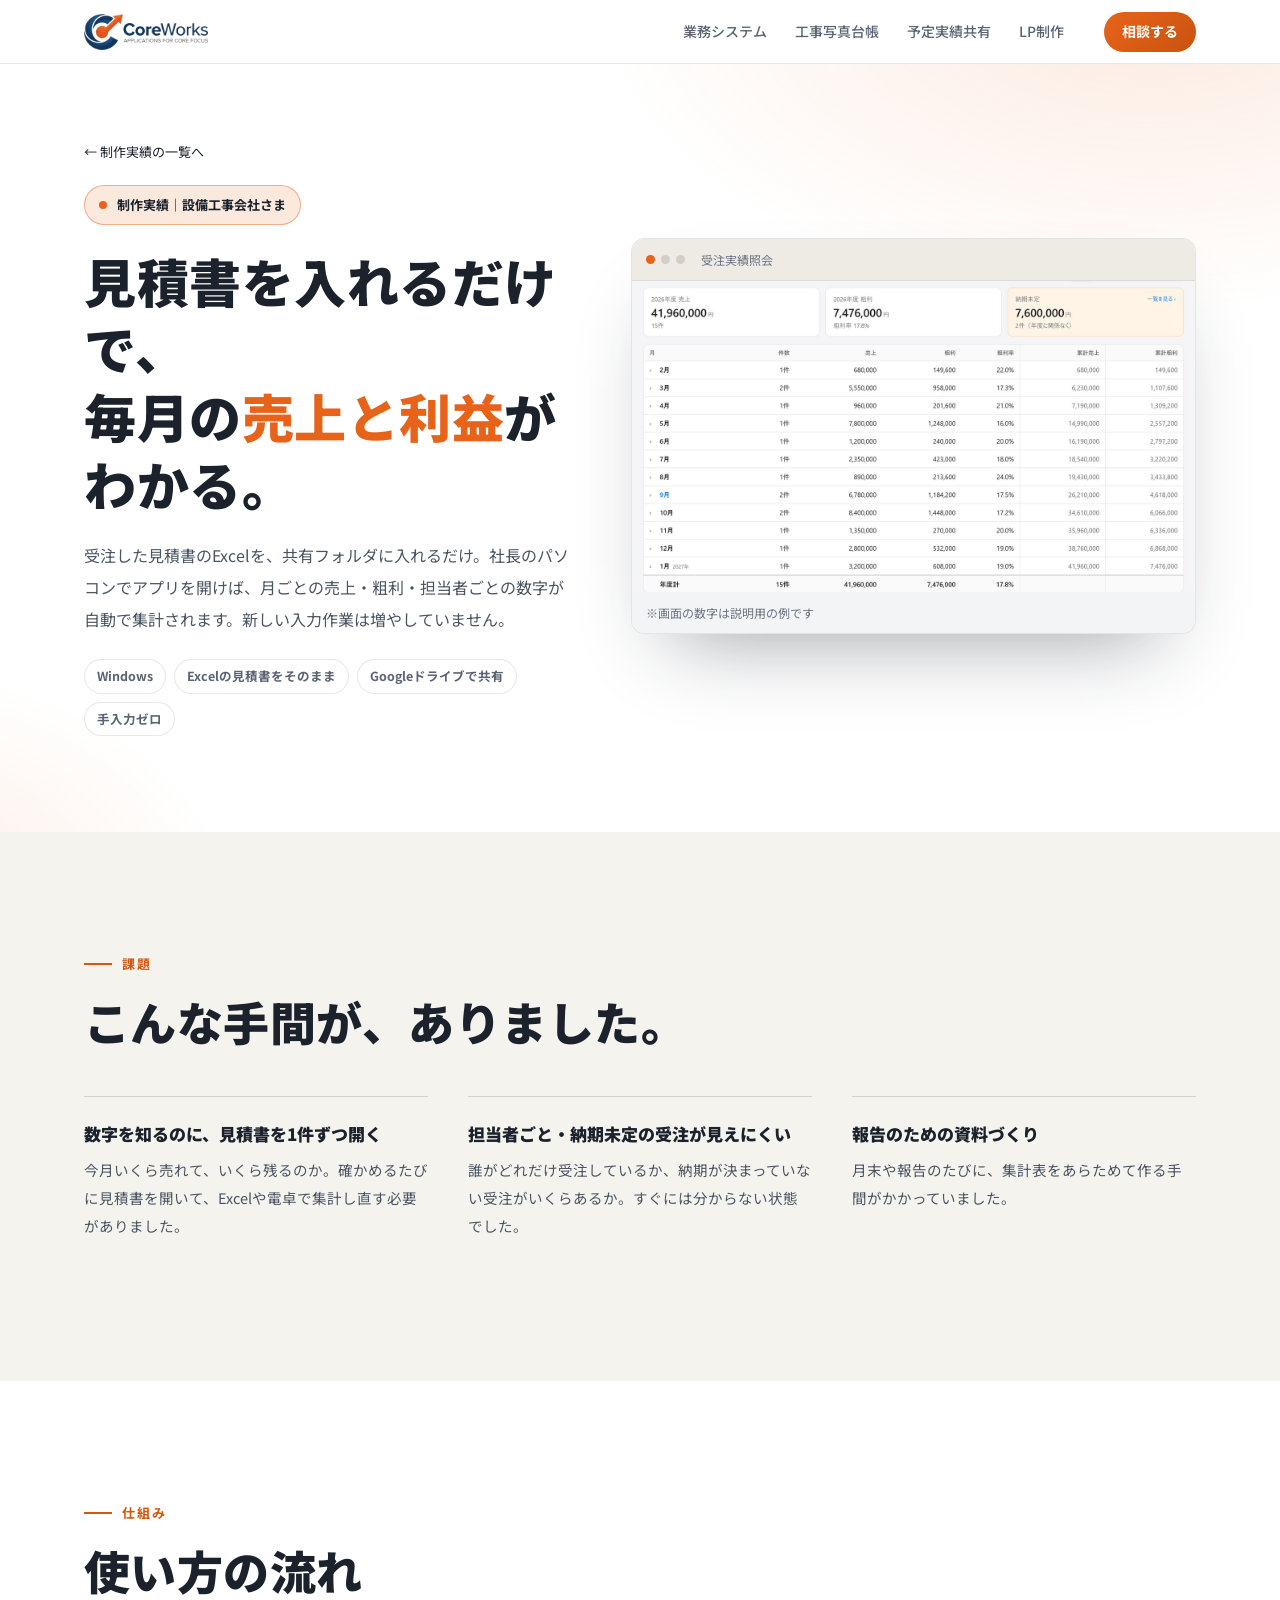
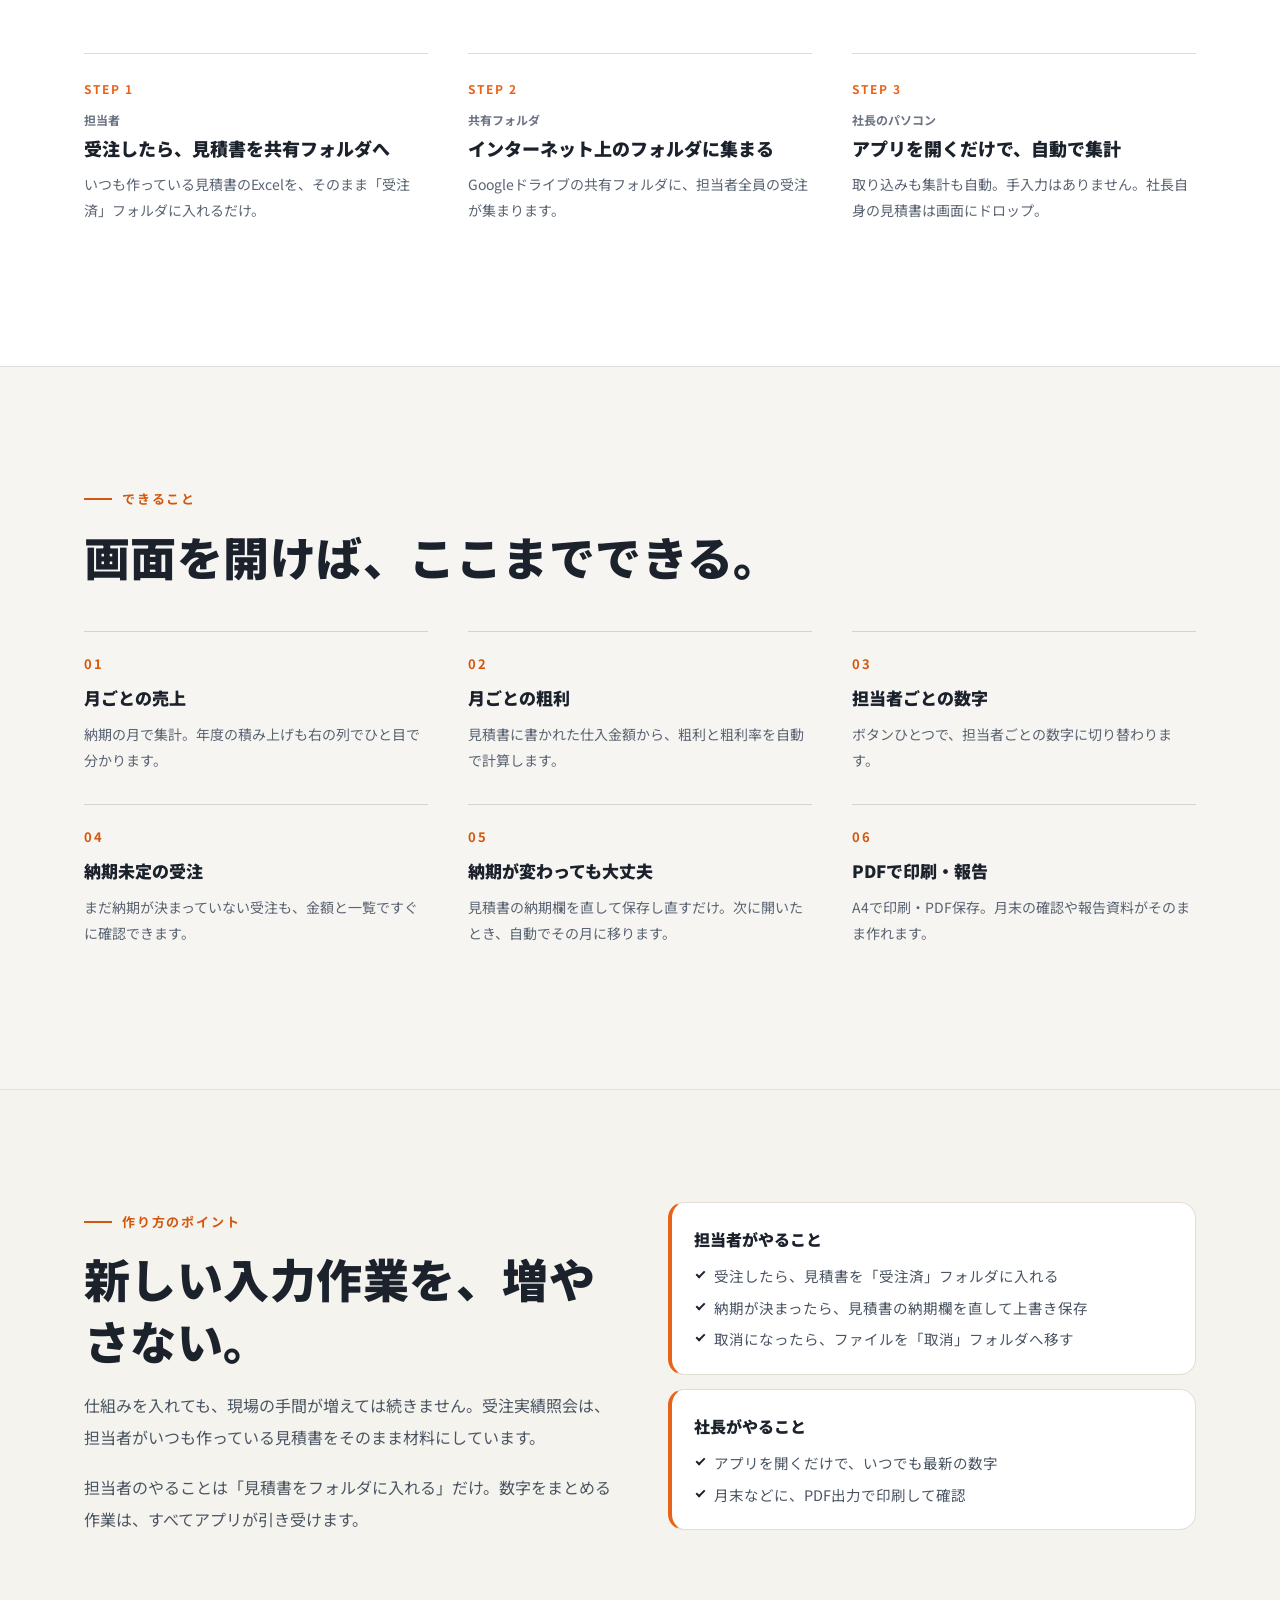
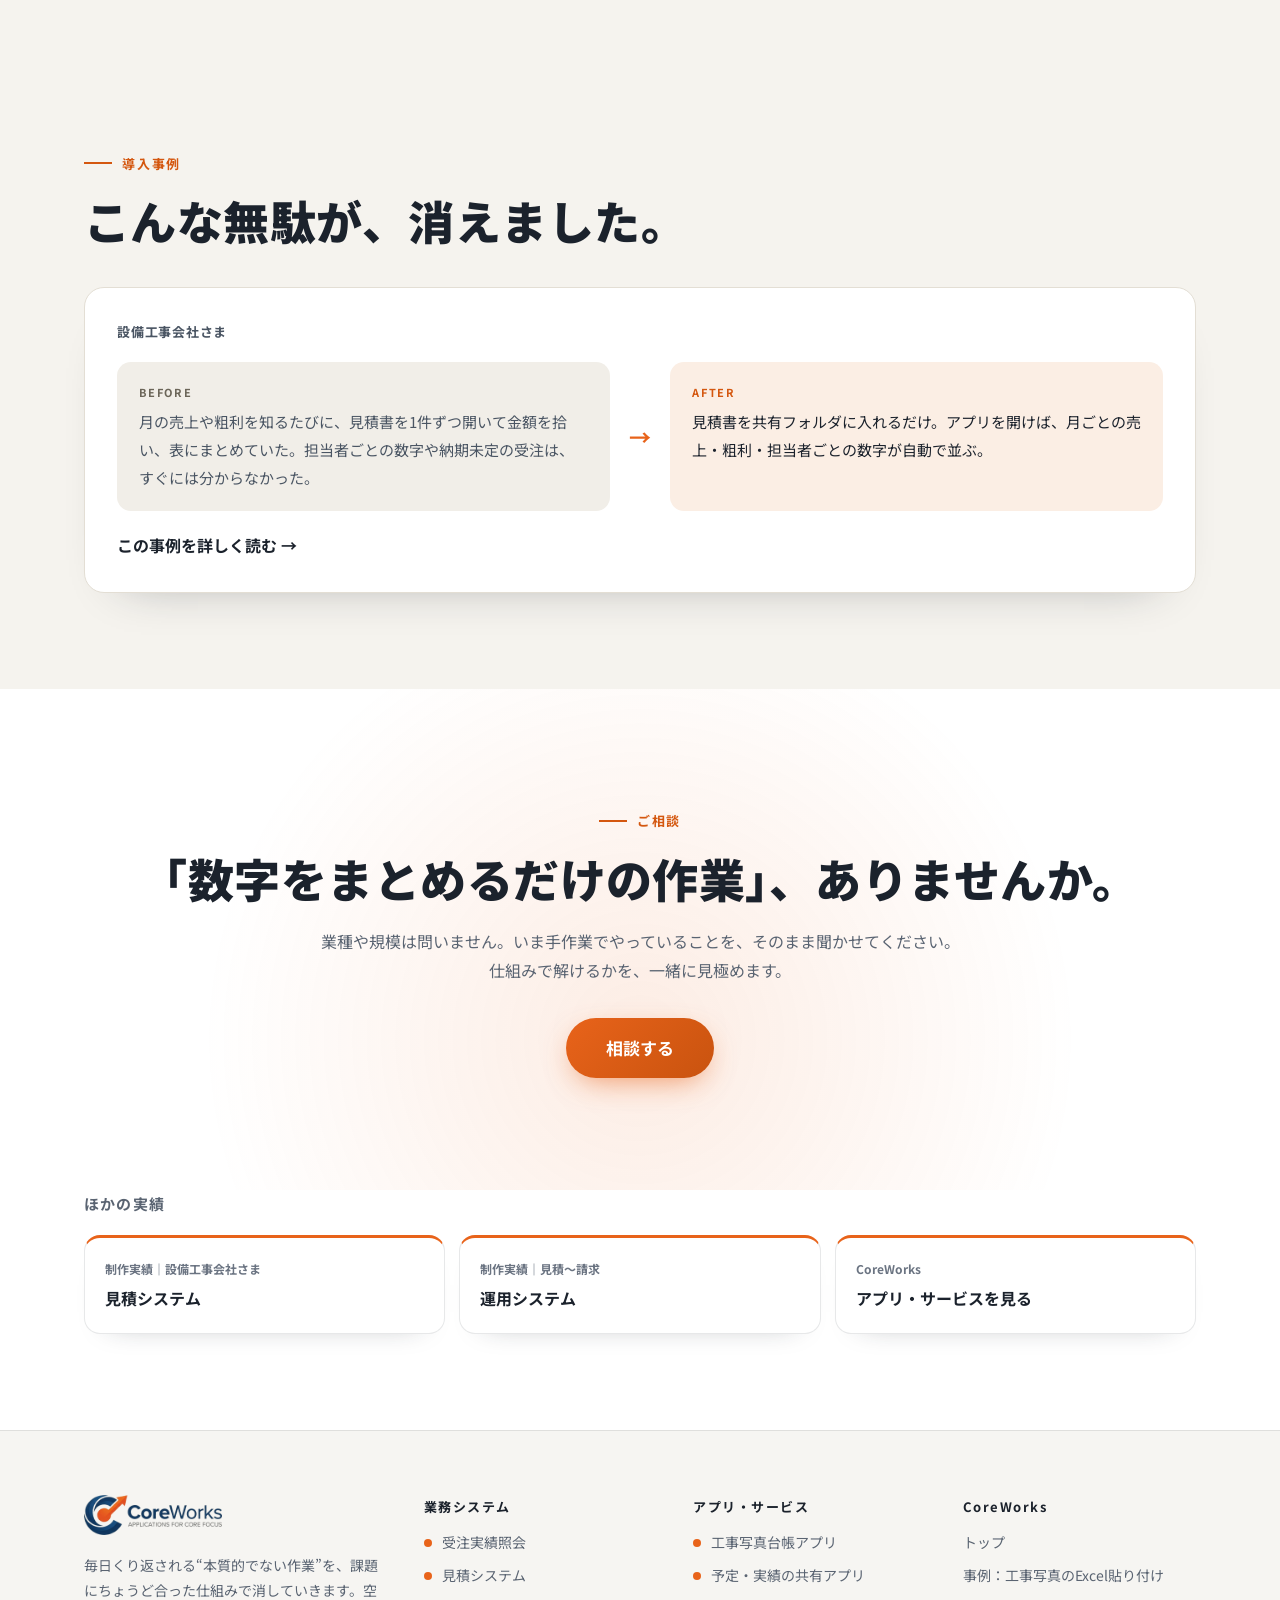
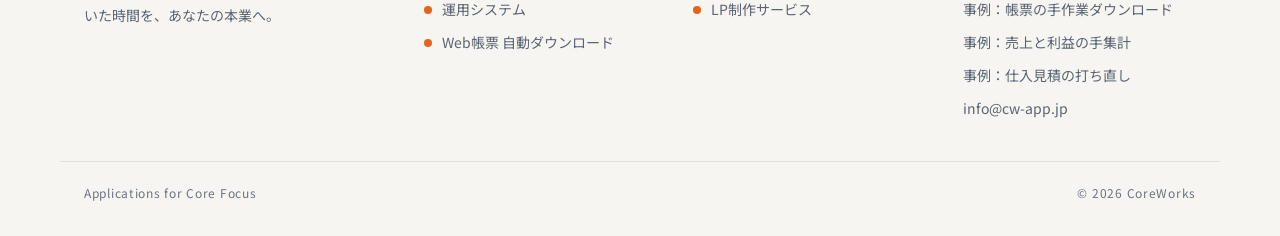
<file: juchu/index.html>
<!DOCTYPE html>
<html lang="ja">
<head>
<meta charset="UTF-8">
<meta name="viewport" content="width=device-width, initial-scale=1.0">
<title>受注実績照会｜見積書を入れるだけで、毎月の売上と利益がわかる - CoreWorks制作実績</title>
<meta name="description" content="受注した見積書のExcelを共有フォルダに入れるだけ。アプリを開けば、月ごとの売上・粗利・担当者別の数字が自動で集計されます。設備工事会社さま向けの制作実績です。">
<link rel="canonical" href="https://cw-app.jp/juchu/">
<meta property="og:title" content="受注実績照会｜見積書を入れるだけで、毎月の売上と利益がわかる - CoreWorks制作実績">
<meta property="og:description" content="受注した見積書のExcelを共有フォルダに入れるだけ。アプリを開けば、月ごとの売上・粗利・担当者別の数字が自動で集計されます。設備工事会社さま向けの制作実績です。">
<meta property="og:type" content="article">
<meta property="og:url" content="https://cw-app.jp/juchu/">
<meta property="og:image" content="https://cw-app.jp/assets/img/works/juchu-screen.jpg">
<meta name="theme-color" content="#ffffff">
<link rel="icon" href="/assets/logo-sm.png">
<script>document.documentElement.classList.add("js")</script>
<link rel="preconnect" href="https://fonts.googleapis.com">
<link rel="preconnect" href="https://fonts.gstatic.com" crossorigin>
<link rel="stylesheet" href="https://fonts.googleapis.com/css2?family=Noto+Sans+JP:wght@400;500;700;900&display=swap">
<link rel="stylesheet" href="/assets/css/site.css">
<link rel="stylesheet" href="/assets/css/works.css">
</head>
<body class="cw-dark wk" style="--c:var(--c-juchu)">

<!--#header-->
<header class="cw-header">
  <div class="cw-header__in">
    <a class="cw-logo" href="/"><img src="/assets/logo-sm.png" alt="CoreWorks" width="124" height="36"></a>
    <nav class="cw-nav" aria-label="メインメニュー">
      <a href="/#works">業務システム</a>
      <a href="/koji/">工事写真台帳</a>
      <a href="/schedule/">予定実績共有</a>
      <a href="/lp-service/">LP制作</a>
    </nav>
    <a class="cw-btn cw-btn--sm" href="mailto:info@cw-app.jp?subject=CoreWorksへの相談">相談する</a>
    <details class="cw-menu">
      <summary aria-label="メニューを開く"><span></span></summary>
      <nav class="cw-menu__panel" aria-label="メニュー">
        <a href="/">トップ</a>
        <a href="/juchu/" aria-current="page">受注実績照会</a>
        <a href="/mitsumori/">見積システム</a>
        <a href="/unyo/">運用システム</a>
        <a href="/webchohyo/">Web帳票 自動ダウンロード</a>
        <a href="/koji/">工事写真台帳アプリ</a>
        <a href="/schedule/">予定・実績の共有アプリ</a>
        <a href="/lp-service/">LP制作サービス</a>
        <a class="cw-btn" href="mailto:info@cw-app.jp?subject=CoreWorksへの相談">相談する</a>
      </nav>
    </details>
  </div>
</header>
<!--/header-->

<main>
  <section class="wk-hero">
    <div class="cw-wrap wk-hero__in">
      <div>
        <a class="wk-back" href="/#works">← 制作実績の一覧へ</a><br>
        <span class="wk-badge">制作実績｜設備工事会社さま</span>
        <h1>見積書を入れるだけで、<br>毎月の<em>売上と利益</em>が<br>わかる。</h1>
        <p class="wk-lead">受注した見積書のExcelを、共有フォルダに入れるだけ。社長のパソコンでアプリを開けば、月ごとの売上・粗利・担当者ごとの数字が自動で集計されます。新しい入力作業は増やしていません。</p>
        <ul class="wk-tags"><li>Windows</li><li>Excelの見積書をそのまま</li><li>Googleドライブで共有</li><li>手入力ゼロ</li></ul>
      </div>
      <figure class="wk-shot"><div class="wk-shot__bar"><i></i><i></i><i></i><span>受注実績照会</span></div><img src="/assets/img/works/juchu-screen.jpg" alt="年度の売上・粗利と月ごとの一覧が並ぶ受注実績照会の画面" width="1400" height="772" fetchpriority="high"><figcaption>※画面の数字は説明用の例です</figcaption></figure>
    </div>
  </section>

  <section class="cw-sec cw-paper">
    <div class="cw-wrap">
      <div class="cw-reveal">
        <span class="cw-eyebrow">課題</span>
        <h2 class="cw-h2">こんな手間が、ありました。</h2>
      </div>
      <div class="wk-pains">
        <div class="wk-pain cw-reveal"><b>数字を知るのに、見積書を1件ずつ開く</b><p>今月いくら売れて、いくら残るのか。確かめるたびに見積書を開いて、Excelや電卓で集計し直す必要がありました。</p></div>
        <div class="wk-pain cw-reveal"><b>担当者ごと・納期未定の受注が見えにくい</b><p>誰がどれだけ受注しているか、納期が決まっていない受注がいくらあるか。すぐには分からない状態でした。</p></div>
        <div class="wk-pain cw-reveal"><b>報告のための資料づくり</b><p>月末や報告のたびに、集計表をあらためて作る手間がかかっていました。</p></div>
      </div>
    </div>
  </section>

  <section class="cw-sec">
    <div class="cw-wrap">
      <div class="cw-reveal">
        <span class="cw-eyebrow">仕組み</span>
        <h2 class="cw-h2">使い方の流れ</h2>
      </div>
      <div class="wk-flow" style="--n:3">
        <div class="wk-step cw-reveal"><small>担当者</small><h3>受注したら、見積書を共有フォルダへ</h3><p>いつも作っている見積書のExcelを、そのまま「受注済」フォルダに入れるだけ。</p></div>
        <div class="wk-step cw-reveal"><small>共有フォルダ</small><h3>インターネット上のフォルダに集まる</h3><p>Googleドライブの共有フォルダに、担当者全員の受注が集まります。</p></div>
        <div class="wk-step cw-reveal"><small>社長のパソコン</small><h3>アプリを開くだけで、自動で集計</h3><p>取り込みも集計も自動。手入力はありません。社長自身の見積書は画面にドロップ。</p></div>
      </div>
    </div>
  </section>

  <section class="cw-sec wk-alt">
    <div class="cw-wrap">
      <div class="cw-reveal">
        <span class="cw-eyebrow">できること</span>
        <h2 class="cw-h2">画面を開けば、ここまでできる。</h2>
      </div>
      <div class="wk-feats">
        <div class="wk-feat cw-reveal"><h3>月ごとの売上</h3><p>納期の月で集計。年度の積み上げも右の列でひと目で分かります。</p></div>
        <div class="wk-feat cw-reveal"><h3>月ごとの粗利</h3><p>見積書に書かれた仕入金額から、粗利と粗利率を自動で計算します。</p></div>
        <div class="wk-feat cw-reveal"><h3>担当者ごとの数字</h3><p>ボタンひとつで、担当者ごとの数字に切り替わります。</p></div>
        <div class="wk-feat cw-reveal"><h3>納期未定の受注</h3><p>まだ納期が決まっていない受注も、金額と一覧ですぐに確認できます。</p></div>
        <div class="wk-feat cw-reveal"><h3>納期が変わっても大丈夫</h3><p>見積書の納期欄を直して保存し直すだけ。次に開いたとき、自動でその月に移ります。</p></div>
        <div class="wk-feat cw-reveal"><h3>PDFで印刷・報告</h3><p>A4で印刷・PDF保存。月末の確認や報告資料がそのまま作れます。</p></div>
      </div>
      
    </div>
  </section>

  <section class="cw-sec cw-paper">
    <div class="cw-wrap wk-point">
      <div class="cw-reveal">
        <span class="cw-eyebrow">作り方のポイント</span>
        <h2 class="cw-h2">新しい入力作業を、増やさない。</h2>
        <p>仕組みを入れても、現場の手間が増えては続きません。受注実績照会は、担当者がいつも作っている見積書をそのまま材料にしています。</p>
        <p>担当者のやることは「見積書をフォルダに入れる」だけ。数字をまとめる作業は、すべてアプリが引き受けます。</p>
      </div>
      <div class="wk-roles cw-reveal">
          <div class="wk-role"><h3>担当者がやること</h3><ul><li>受注したら、見積書を「受注済」フォルダに入れる</li><li>納期が決まったら、見積書の納期欄を直して上書き保存</li><li>取消になったら、ファイルを「取消」フォルダへ移す</li></ul></div>
          <div class="wk-role"><h3>社長がやること</h3><ul><li>アプリを開くだけで、いつでも最新の数字</li><li>月末などに、PDF出力で印刷して確認</li></ul></div>
      </div>
    </div>
  </section>

<!-- こんな無駄が、消えました -->
<section class="cw-case-sec">
  <div class="cw-wrap">
    <span class="cw-eyebrow">導入事例</span>
    <h2 class="cw-h2">こんな無駄が、消えました。</h2>
    <article class="cw-case">
      <div class="cw-case__who">設備工事会社さま</div>
      <div class="cw-case__ba">
        <div class="cw-case__b"><small>BEFORE</small>月の売上や粗利を知るたびに、見積書を1件ずつ開いて金額を拾い、表にまとめていた。担当者ごとの数字や納期未定の受注は、すぐには分からなかった。</div>
        <div class="cw-case__arrow" aria-hidden="true">→</div>
        <div class="cw-case__a"><small>AFTER</small>見積書を共有フォルダに入れるだけ。アプリを開けば、月ごとの売上・粗利・担当者ごとの数字が自動で並ぶ。</div>
      </div>
        <a class="cw-case__link" href="/cases/juchu-uriage-shukei.html">この事例を詳しく読む →</a>
    </article>
  </div>
</section>

  <section class="cw-sec wk-cta">
    <div class="cw-wrap cw-reveal">
      <span class="cw-eyebrow">ご相談</span>
      <h2 class="cw-h2">「数字をまとめるだけの作業」、ありませんか。</h2>
      <p class="cw-lead">業種や規模は問いません。いま手作業でやっていることを、そのまま聞かせてください。仕組みで解けるかを、一緒に見極めます。</p>
      <a class="cw-btn" href="mailto:info@cw-app.jp?subject=受注実績照会について">相談する</a>
    </div>
  </section>

  <section class="wk-more">
    <div class="cw-wrap">
      <h2>ほかの実績</h2>
      <div class="wk-more__list">
        <a href="/mitsumori/" style="--m:var(--c-mitsumori)"><small>制作実績｜設備工事会社さま</small><b>見積システム</b></a>
        <a href="/unyo/" style="--m:var(--c-unyo)"><small>制作実績｜見積〜請求</small><b>運用システム</b></a>
        <a href="/#products" style="--m:var(--cw-accent)"><small>CoreWorks</small><b>アプリ・サービスを見る</b></a>
      </div>
    </div>
  </section>
</main>

<!--#footer-->
<footer class="cw-footer">
  <div class="cw-footer__in">
    <div class="cw-footer__brand">
      <a href="/"><img src="/assets/logo-sm.png" alt="CoreWorks" width="138" height="40" loading="lazy"></a>
      <p>毎日くり返される“本質的でない作業”を、課題にちょうど合った仕組みで消していきます。空いた時間を、あなたの本業へ。</p>
    </div>
    <div>
      <h3>業務システム</h3>
      <ul>
        <li><a href="/juchu/" aria-current="page"><span class="cw-footer__dot" style="background:var(--cw-accent)"></span>受注実績照会</a></li>
        <li><a href="/mitsumori/"><span class="cw-footer__dot" style="background:var(--cw-accent)"></span>見積システム</a></li>
        <li><a href="/unyo/"><span class="cw-footer__dot" style="background:var(--cw-accent)"></span>運用システム</a></li>
        <li><a href="/webchohyo/"><span class="cw-footer__dot" style="background:var(--cw-accent)"></span>Web帳票 自動ダウンロード</a></li>
      </ul>
    </div>
    <div>
      <h3>アプリ・サービス</h3>
      <ul>
        <li><a href="/koji/"><span class="cw-footer__dot" style="background:var(--cw-accent)"></span>工事写真台帳アプリ</a></li>
        <li><a href="/schedule/"><span class="cw-footer__dot" style="background:var(--cw-accent)"></span>予定・実績の共有アプリ</a></li>
        <li><a href="/lp-service/"><span class="cw-footer__dot" style="background:var(--cw-accent)"></span>LP制作サービス</a></li>
      </ul>
    </div>
    <div>
      <h3>CoreWorks</h3>
      <ul>
        <li><a href="/">トップ</a></li>
        <li><a href="/cases/koji-shashin-daicho.html">事例：工事写真のExcel貼り付け</a></li>
        <li><a href="/cases/webchohyo-jido-dl.html">事例：帳票の手作業ダウンロード</a></li>
        <li><a href="/cases/juchu-uriage-shukei.html">事例：売上と利益の手集計</a></li>
        <li><a href="/cases/mitsumori-sakusei.html">事例：仕入見積の打ち直し</a></li>
        <li><a href="mailto:info@cw-app.jp?subject=CoreWorksへの相談">info@cw-app.jp</a></li>
      </ul>
    </div>
  </div>
  <div class="cw-footer__bottom">
    <span>Applications for Core Focus</span>
    <span>© 2026 CoreWorks</span>
  </div>
</footer>
<!--/footer-->

<script>
(function () {
  var els = document.querySelectorAll(".cw-reveal");
  if (!("IntersectionObserver" in window)) { els.forEach(function (e) { e.classList.add("is-in"); }); return; }
  var io = new IntersectionObserver(function (entries) {
    entries.forEach(function (en) { if (en.isIntersecting) { en.target.classList.add("is-in"); io.unobserve(en.target); } });
  }, { rootMargin: "0px 0px -8% 0px" });
  els.forEach(function (e) { io.observe(e); });
  document.querySelectorAll(".cw-menu a").forEach(function (a) {
    a.addEventListener("click", function () { a.closest("details").removeAttribute("open"); });
  });
})();
</script>
</body>
</html>
</file>
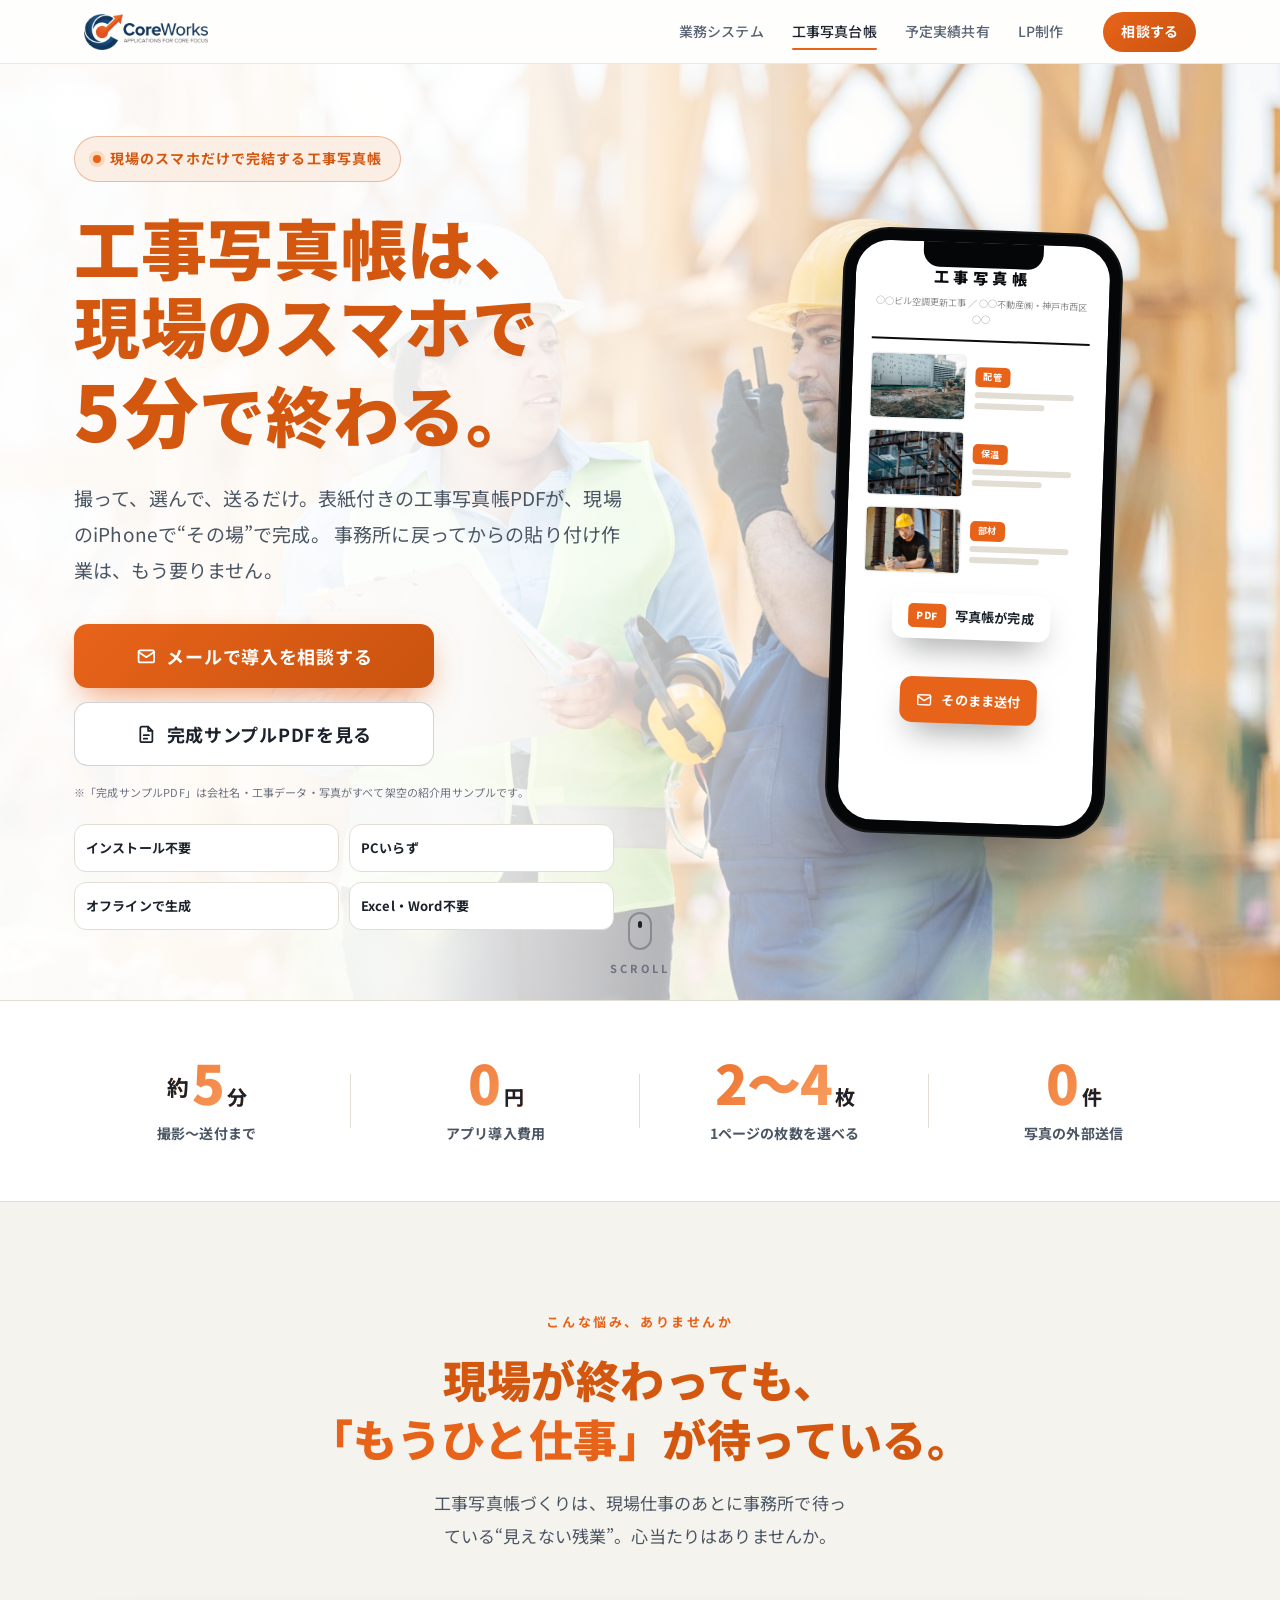
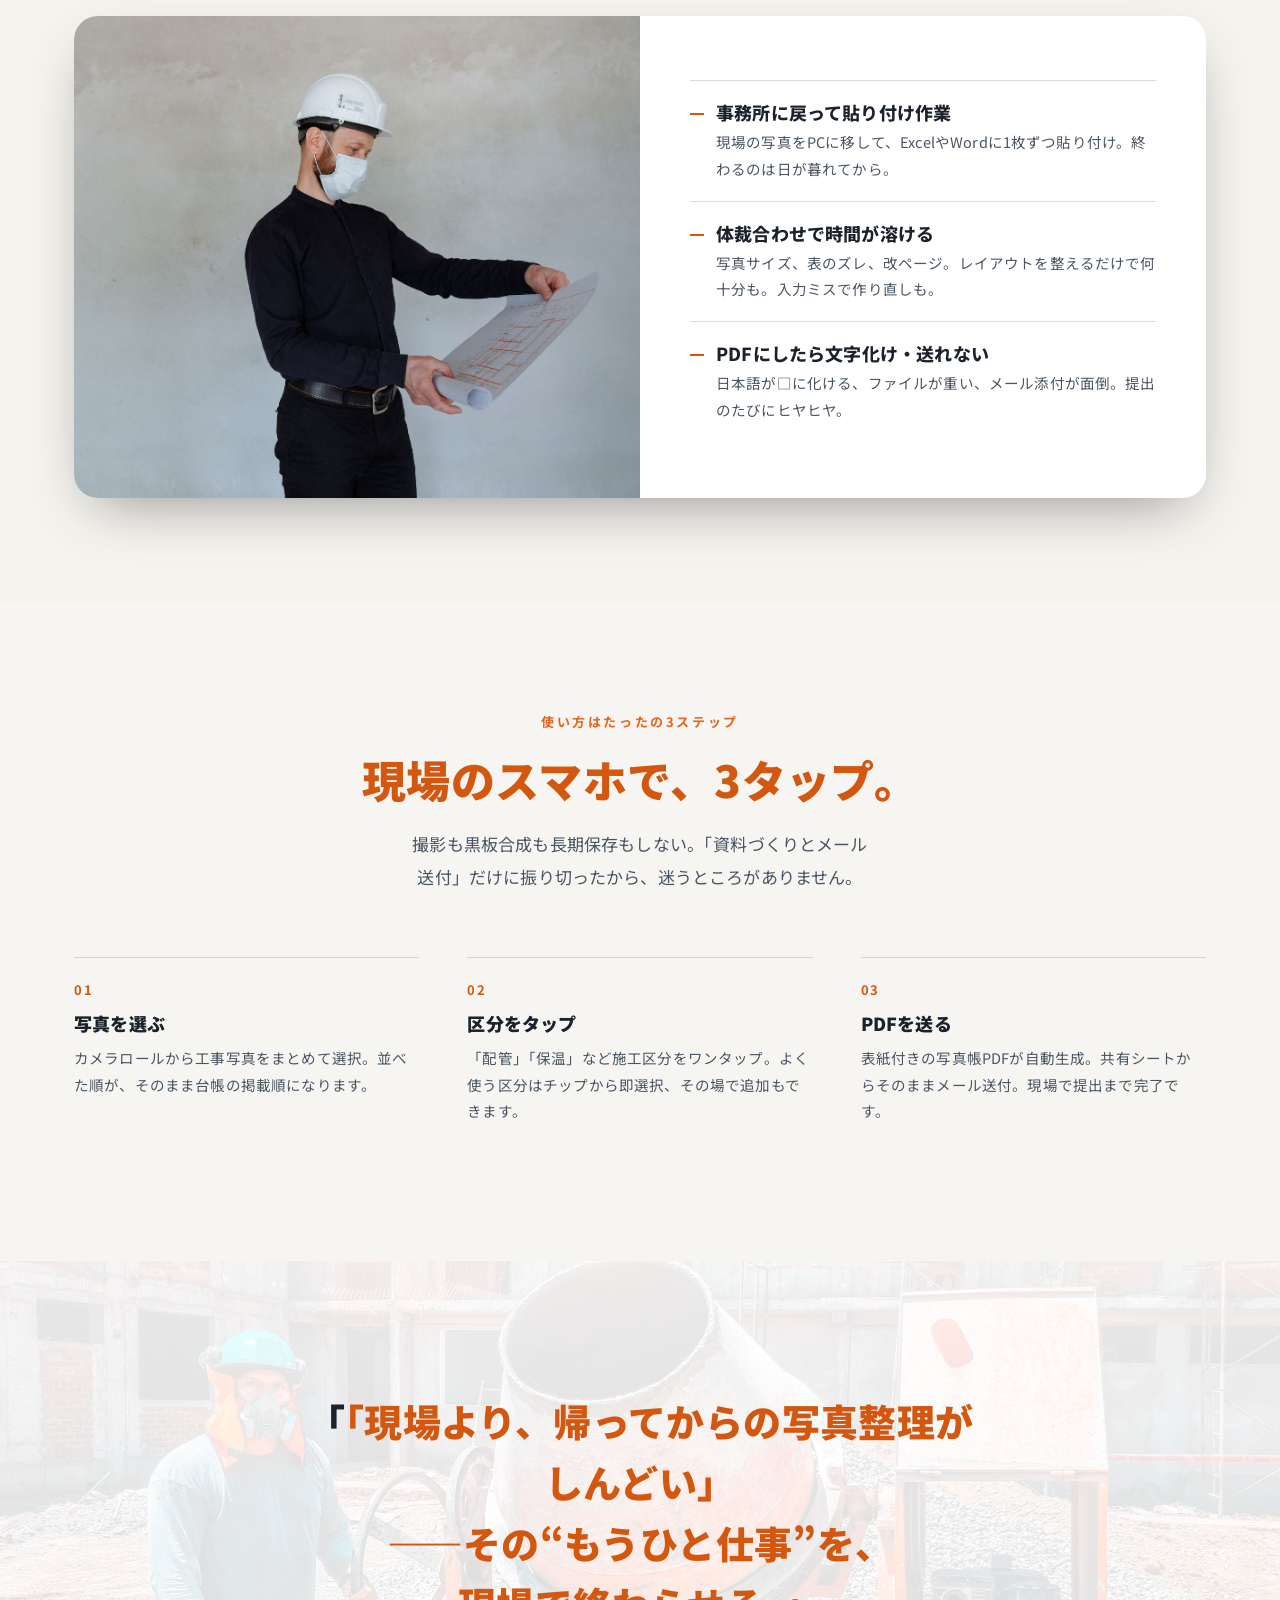
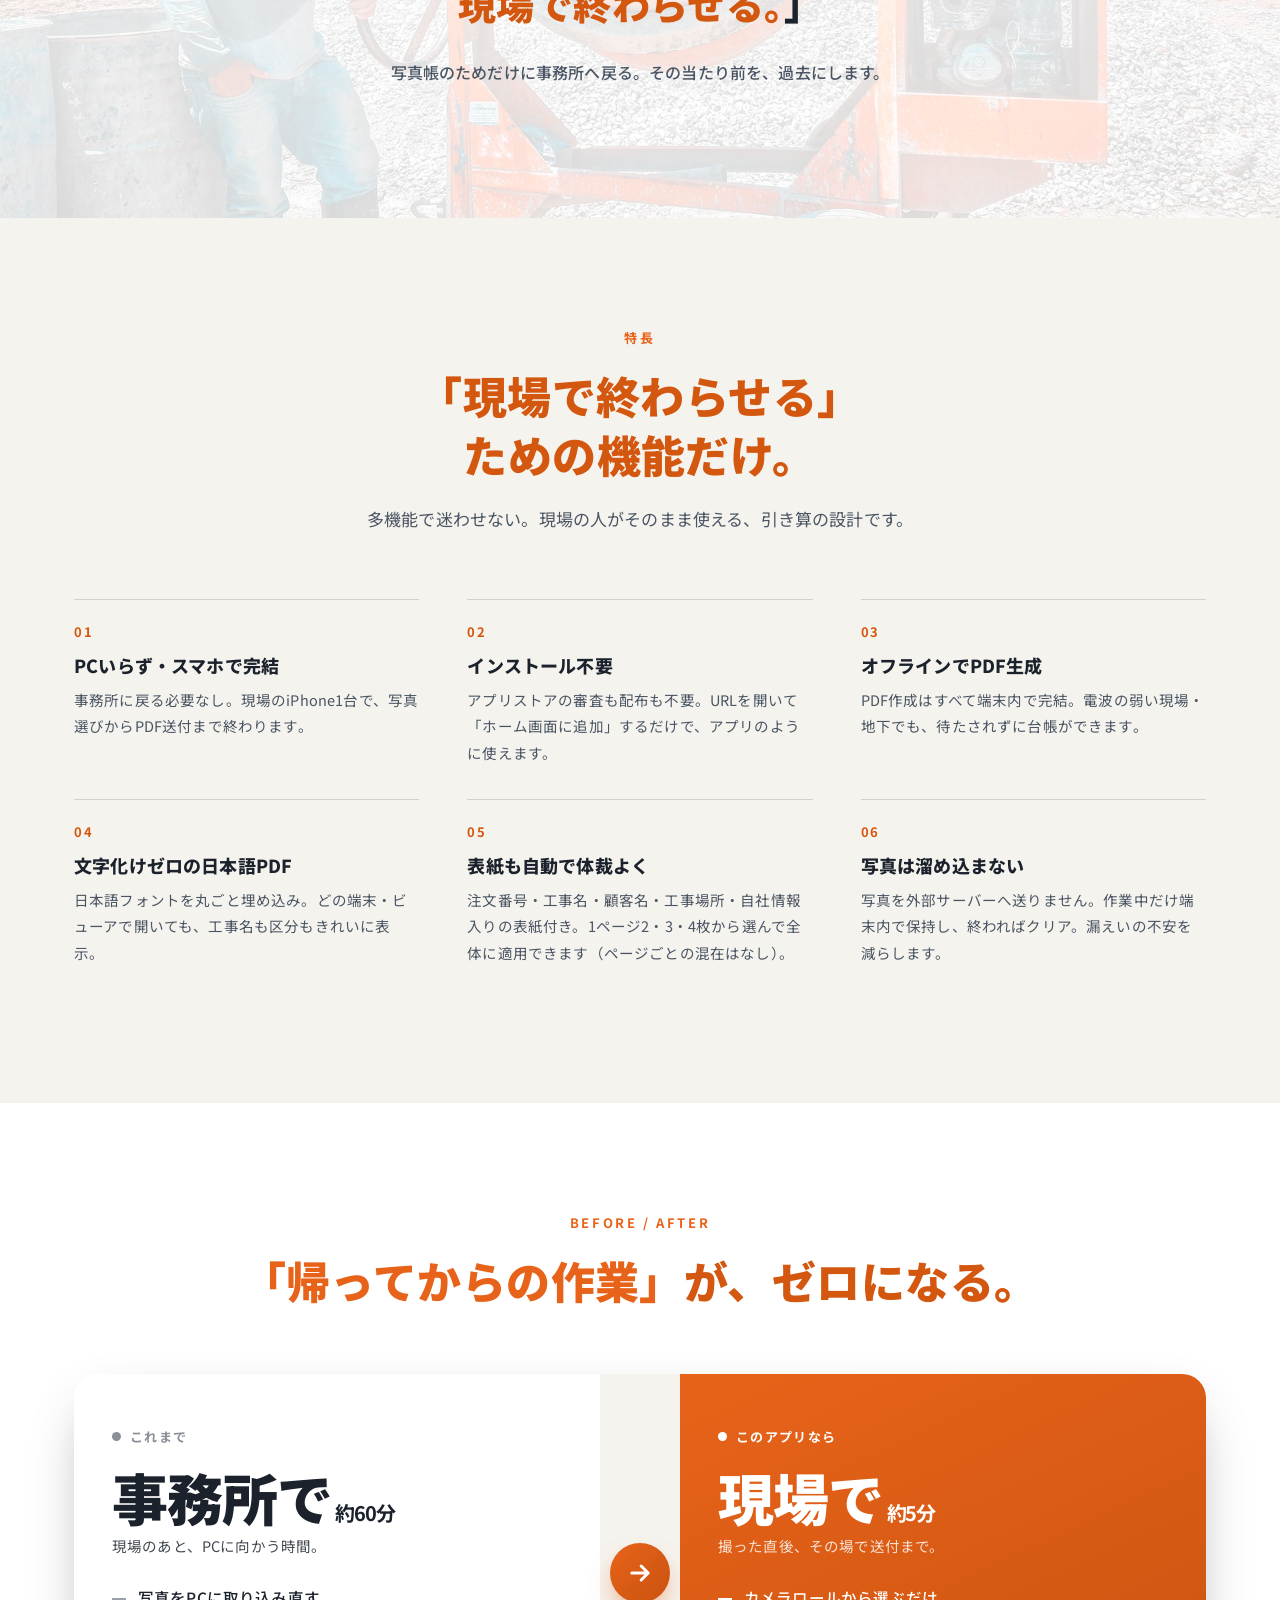
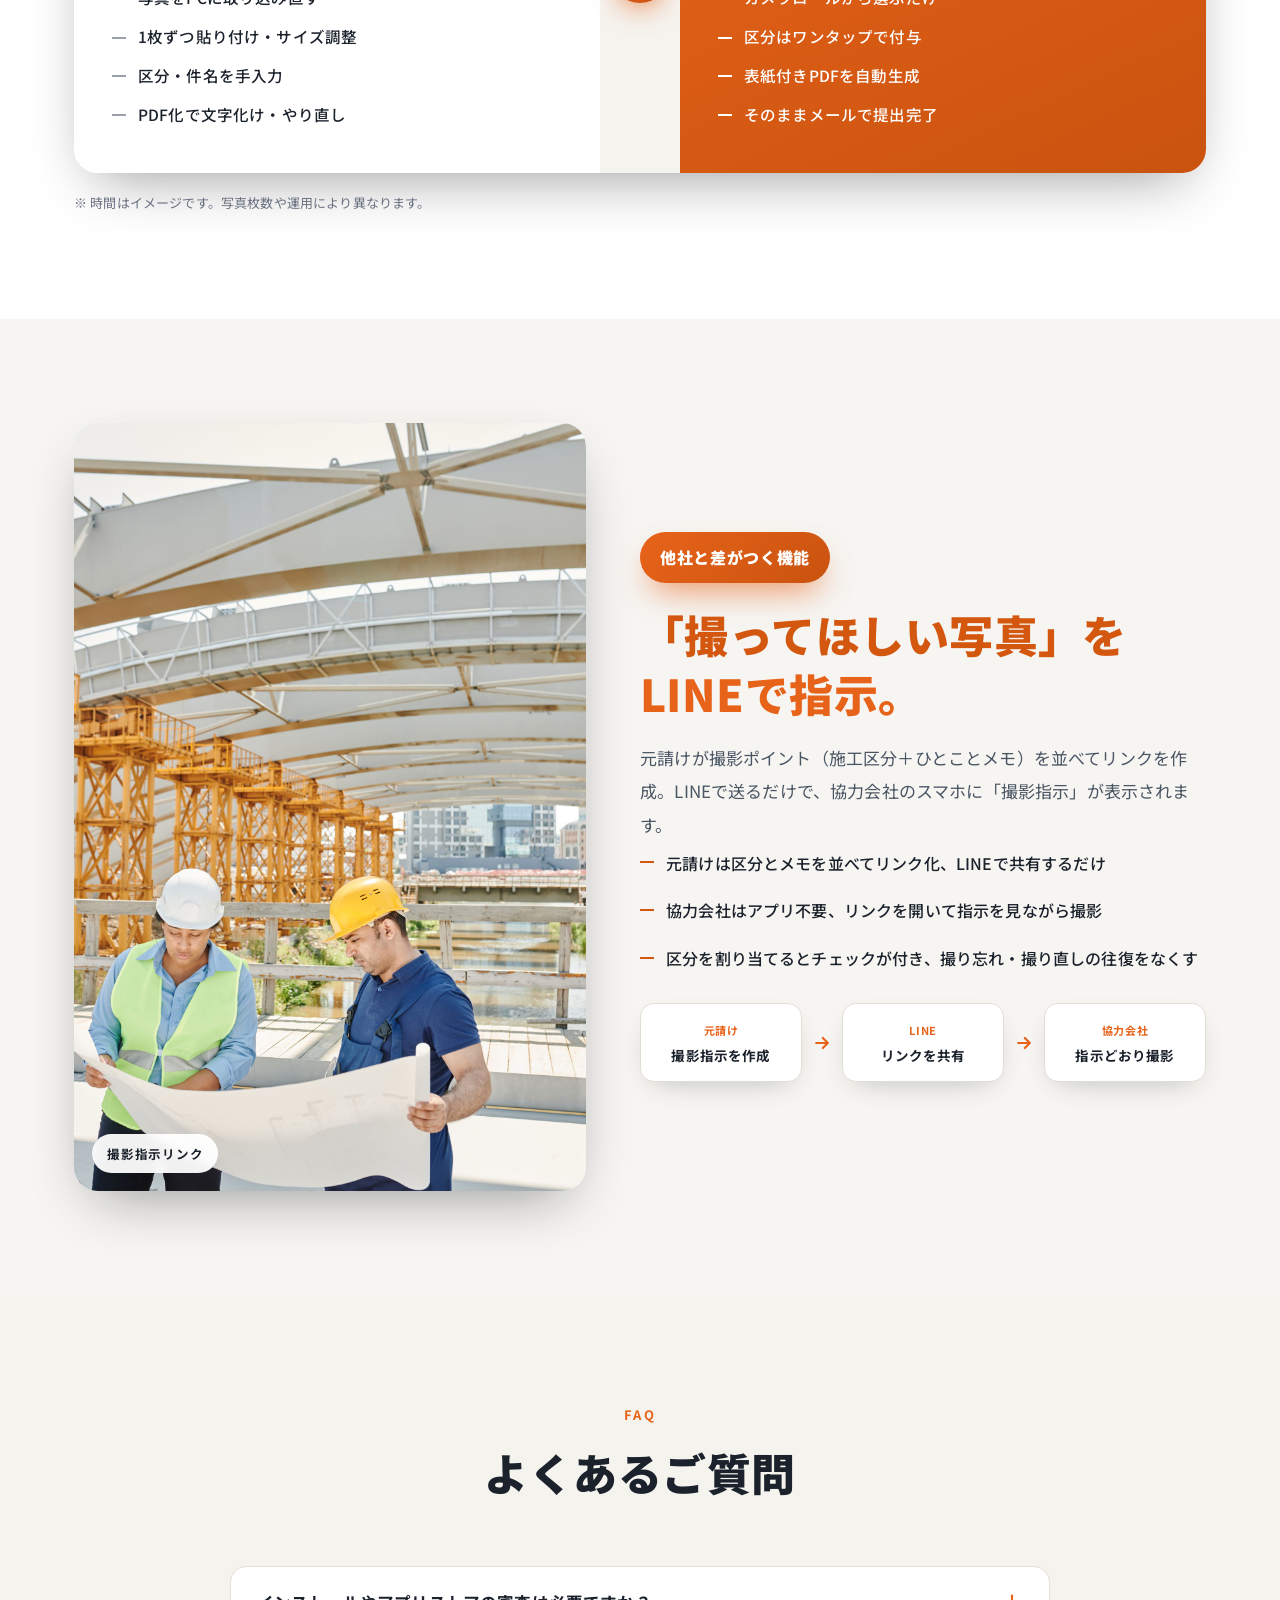
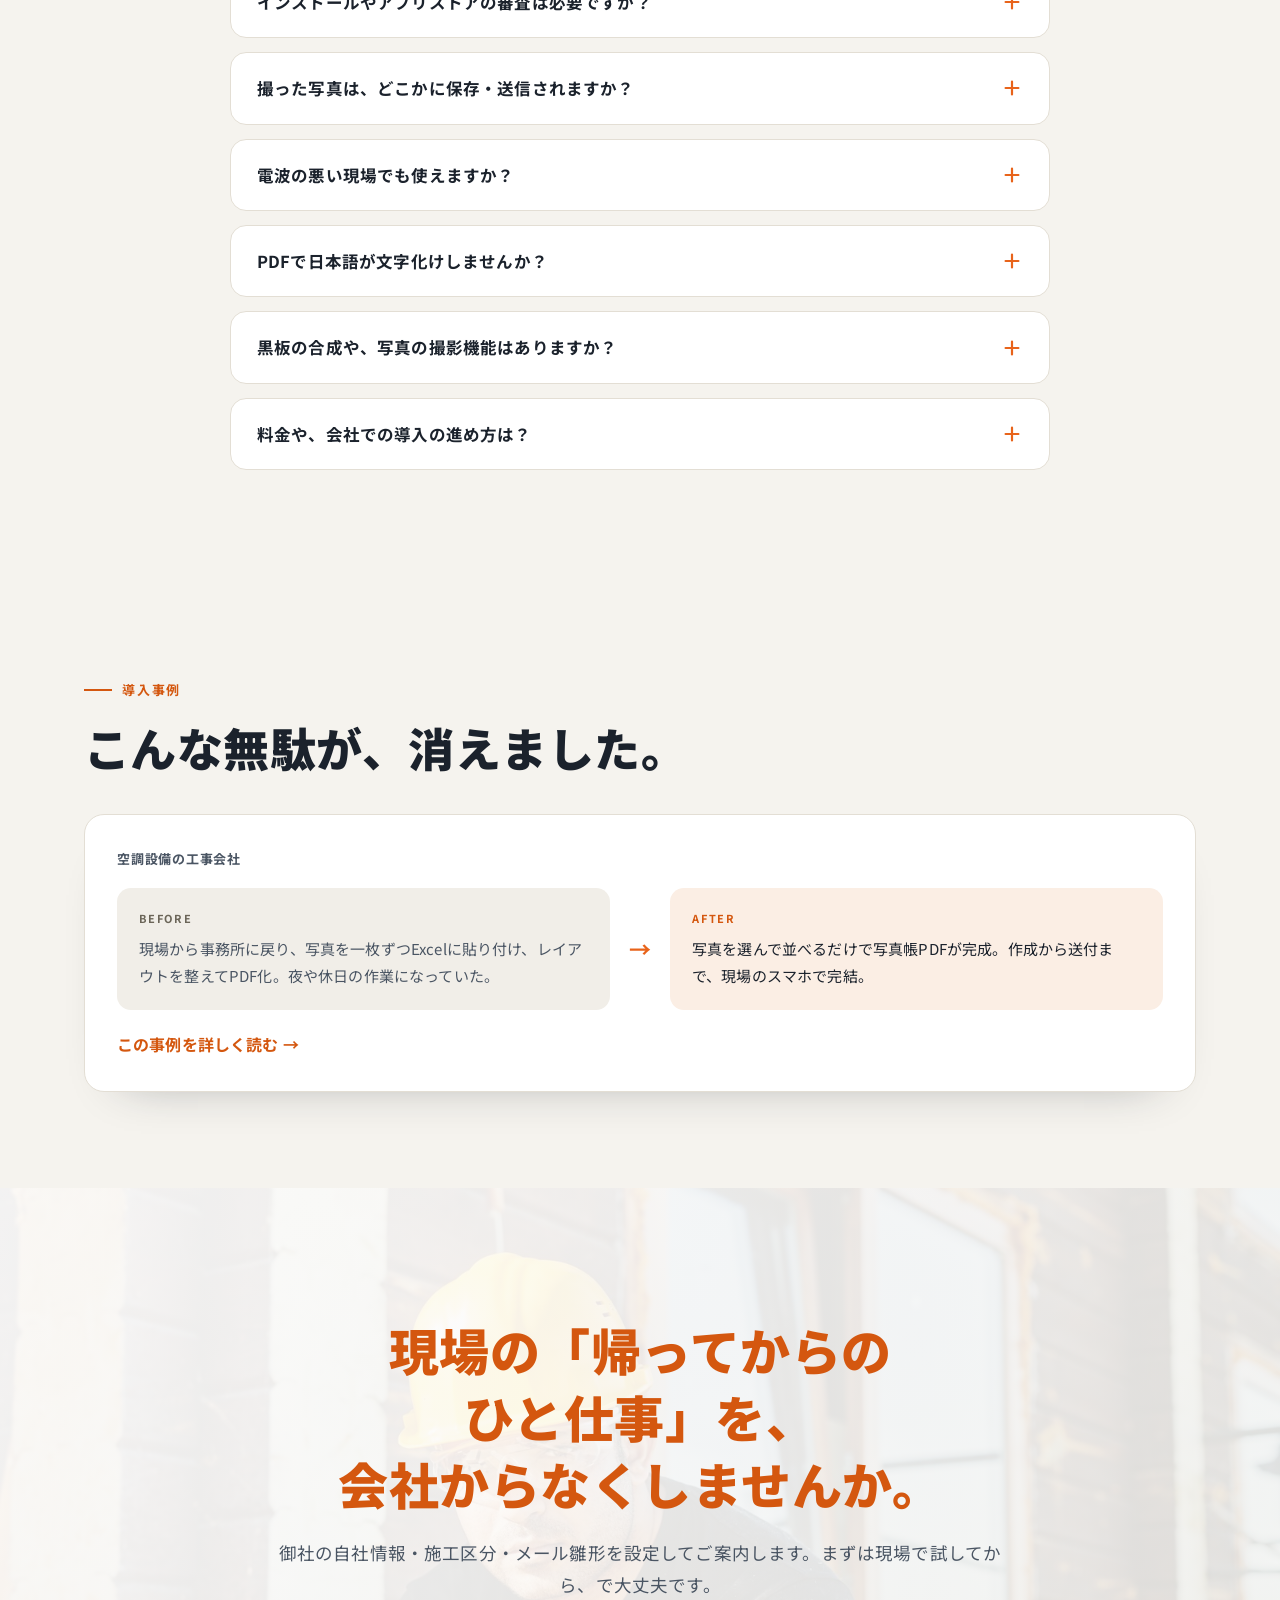
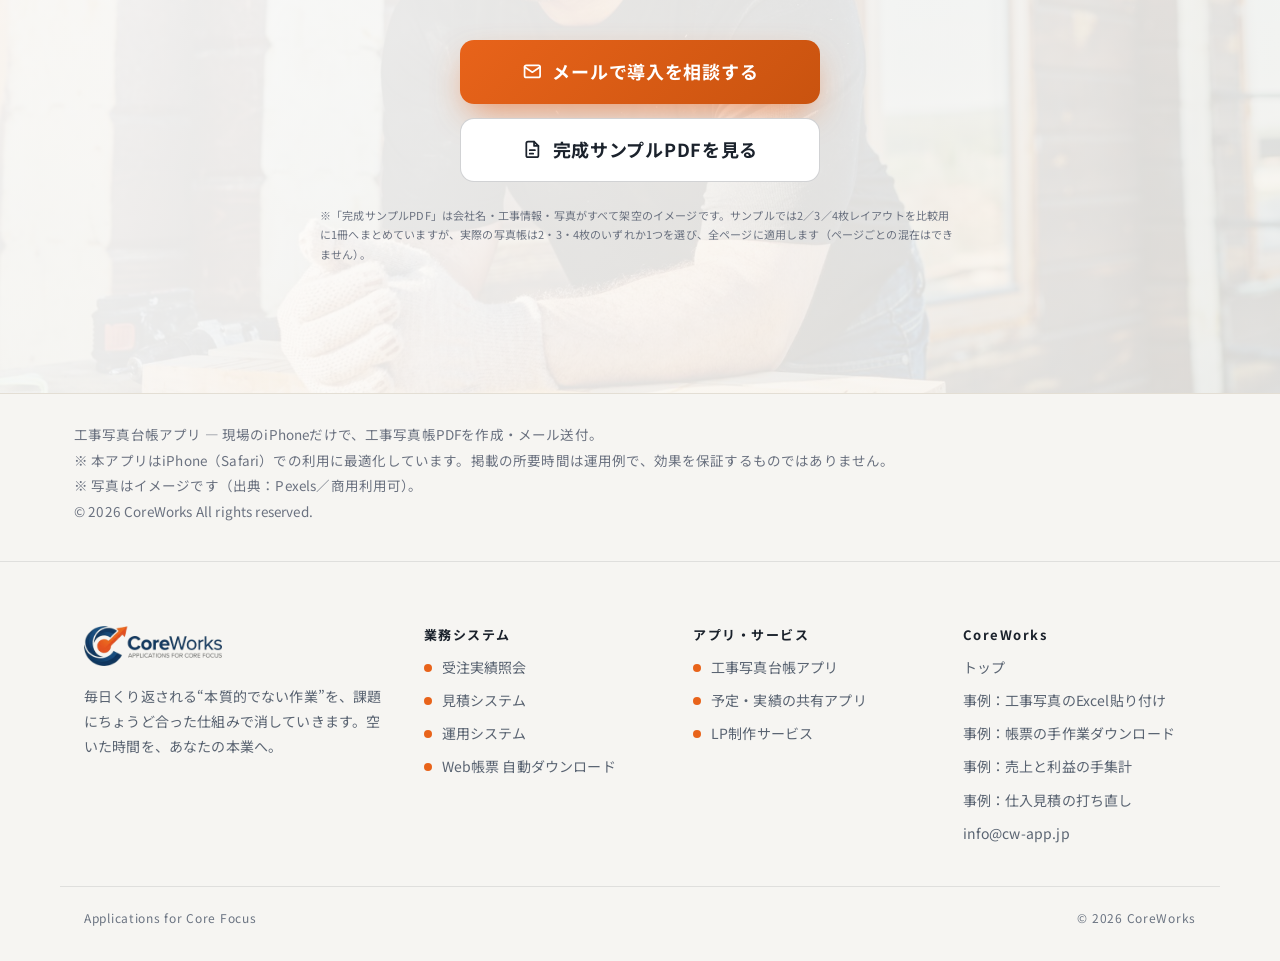
<file: koji/index.html>
<!DOCTYPE html>
<html lang="ja">
<head>
<meta charset="UTF-8" />
<meta name="viewport" content="width=device-width, initial-scale=1.0" />
<title>工事写真台帳｜工事写真帳は、現場のスマホで5分で終わる。</title>
<meta name="description" content="撮って、選んで、送るだけ。表紙付きの工事写真帳PDFが現場のiPhoneでその場で完成し、そのままメール送付。事務所に戻っての貼り付け作業は、もう要りません。会社での導入のご相談を受付中。" />
<meta name="theme-color" content="#ffffff" />
<link rel="canonical" href="https://cw-app.jp/koji/" />
<meta property="og:url" content="https://cw-app.jp/koji/" />
<meta property="og:type" content="website" />
<meta property="og:title" content="工事写真帳は、現場のスマホで5分で終わる。" />
<meta property="og:description" content="事務所に戻っての貼り付け作業は、もう要りません。現場のiPhoneだけで工事写真帳PDFがその場で完成し、そのままメール送付。" />

<link rel="preconnect" href="https://fonts.googleapis.com" />
<link rel="preconnect" href="https://fonts.gstatic.com" crossorigin />
<link href="https://fonts.googleapis.com/css2?family=Noto+Sans+JP:wght@400;500;700;900&display=swap" rel="stylesheet" />

<link rel="stylesheet" href="/assets/css/site.css" />
<style>
:root{
  --blue:#E8631A;
  --blue-dark:#c9530f;
  --amber:#E8631A;
  --amber-2:#C9530F;
  --ink:#0a0c0f;
  --ink-2:#11151a;
  --bg:#f5f3ee;
  --surface:#ffffff;
  --text:#1b222c;
  --text-sub:#4a5563;
  --text-faint:#6b7280;
  --border:#e3ded4;
  --green:#E8631A;
  --red:#8a8f98;
  --pdf:#E8631A;
  --maxw:1180px;
  --radius:18px;
  --shadow:0 22px 60px -22px rgba(10,12,15,.45);
  --shadow-sm:0 10px 30px -14px rgba(10,12,15,.3);
}
*{box-sizing:border-box;-webkit-tap-highlight-color:transparent;margin:0;padding:0;}
html{scroll-behavior:smooth;}
body{
  font-family:"Noto Sans JP",-apple-system,BlinkMacSystemFont,"Hiragino Kaku Gothic ProN","Yu Gothic",sans-serif;
  font-weight:400;background:var(--bg);color:var(--text);line-height:1.85;
  -webkit-font-smoothing:antialiased;overflow-x:hidden;font-size:16px;
  letter-spacing:.01em;
}
a{color:inherit;text-decoration:none;}
img{max-width:100%;display:block;}
strong,b{font-weight:700;}
.wrap{width:100%;max-width:var(--maxw);margin:0 auto;padding:0 24px;}

/* 文節を束ねて語中改行を防ぐ。PC専用の強制改行は br.pc */
.nb{white-space:nowrap;}
br.pc{display:inline;}
@media(max-width:640px){br.pc{display:none;}}

/* 統一アイコン（記号・絵文字の代替） */
.ic{width:1em;height:1em;flex:0 0 auto;display:inline-block;vertical-align:-.08em;}

/* 見出しタイポグラフィ（統一） */
h1,h2,h3,h4{font-weight:900;line-height:1.32;letter-spacing:.01em;}
.display{font-weight:900;}

/* ===== Buttons ===== */
.btn{display:inline-flex;align-items:center;justify-content:center;gap:10px;
  min-height:58px;padding:0 32px;border:none;border-radius:14px;cursor:pointer;
  font-size:17px;font-weight:700;letter-spacing:.04em;line-height:1.25;text-align:center;
  transition:transform .14s ease,box-shadow .22s ease,background .16s ease,filter .16s ease;}
.btn .ic{width:1.15em;height:1.15em;}
.btn--amber{background:linear-gradient(135deg,var(--amber),var(--amber-2));color:#fff;
  box-shadow:0 14px 34px -10px rgba(232,99,26,.7);}
.btn--amber:hover{transform:translateY(-3px);filter:brightness(1.05);box-shadow:0 20px 40px -10px rgba(232,99,26,.8);}
.btn--blue{background:var(--blue);color:#fff;box-shadow:0 14px 34px -12px rgba(232,99,26,.7);}
.btn--blue:hover{background:var(--blue-dark);transform:translateY(-3px);}
.btn--glass{background:rgba(255,255,255,.1);color:#fff;border:1.5px solid rgba(255,255,255,.5);backdrop-filter:blur(6px);}
.btn--glass:hover{background:rgba(255,255,255,.2);border-color:#fff;transform:translateY(-3px);}
.btn--lg{min-height:64px;font-size:18px;padding:0 38px;}

/* ===== Nav ===== */
.nav{position:fixed;top:0;left:0;right:0;z-index:80;transition:background .3s ease,box-shadow .3s ease,backdrop-filter .3s;}
.nav.scrolled{background:rgba(255,255,255,.9);backdrop-filter:saturate(180%) blur(18px);box-shadow:0 1px 0 var(--border);}
.nav__inner{display:flex;align-items:center;justify-content:space-between;height:70px;}
.brand{display:flex;align-items:center;gap:11px;font-weight:900;font-size:18px;color:#fff;transition:color .3s;letter-spacing:.04em;}
.nav.scrolled .brand{color:var(--text);}
.brand__icon{width:36px;height:36px;border-radius:9px;flex:0 0 auto;}
.nav__links{display:flex;gap:28px;font-size:15px;font-weight:700;color:rgba(255,255,255,.92);}
.nav.scrolled .nav__links{color:var(--text-sub);}
.nav__links a:hover{color:var(--amber);}
.nav.scrolled .nav__links a:hover{color:var(--blue);}
.nav__cta .btn{min-height:46px;font-size:15px;padding:0 22px;border-radius:12px;}
.nav__end{display:flex;align-items:center;gap:20px;margin-left:auto;}
.nav__home{font-size:15px;font-weight:700;color:rgba(255,255,255,.92);white-space:nowrap;transition:color .3s;}
.nav.scrolled .nav__home{color:var(--text-sub);}
.nav__home:hover{color:var(--amber);}
.nav.scrolled .nav__home:hover{color:var(--blue);}
@media(max-width:980px){.nav__links{display:none;}}
@media(max-width:560px){.nav__cta{display:none;}}

/* ===== HERO ===== */
.hero{position:relative;min-height:100svh;display:flex;align-items:center;color:#fff;overflow:hidden;padding:120px 0 70px;}
.hero__bg{position:absolute;inset:0;background-image:url('images/foreman-b.jpg');background-size:cover;background-position:center 26%;filter:saturate(1.05) contrast(1.04);}
.hero__scrim{position:absolute;inset:0;background:
  linear-gradient(95deg,rgba(10,12,15,.96) 0%,rgba(10,12,15,.88) 36%,rgba(10,12,15,.5) 72%,rgba(10,12,15,.32) 100%),
  radial-gradient(120% 100% at 20% 50%,transparent 40%,rgba(10,12,15,.45) 100%);}
.hero__inner{position:relative;z-index:2;display:grid;grid-template-columns:1.15fr .85fr;gap:40px;align-items:center;width:100%;}
.eyebrow{display:inline-flex;align-items:center;gap:9px;background:rgba(255,138,61,.14);
  border:1px solid rgba(255,138,61,.5);color:var(--amber);font-weight:700;font-size:14px;
  padding:9px 18px;border-radius:999px;letter-spacing:.08em;margin-bottom:26px;}
.eyebrow .dot{width:8px;height:8px;border-radius:50%;background:var(--amber);box-shadow:0 0 0 4px rgba(255,138,61,.22);}
.hero h1{font-size:clamp(34px,5.6vw,66px);line-height:1.18;letter-spacing:.01em;margin-bottom:26px;text-shadow:0 2px 34px rgba(0,0,0,.4);}
.hero h1 .am{color:var(--amber);}
.hero h1 .big{font-size:1.16em;}
.hero__lead{font-size:clamp(16px,1.7vw,19px);line-height:1.9;color:rgba(255,255,255,.92);max-width:560px;margin-bottom:36px;font-weight:400;}
.hero__cta{display:grid;grid-template-columns:1fr;gap:14px;max-width:360px;margin-bottom:28px;}
.hero__chips{display:grid;grid-template-columns:1fr 1fr;gap:10px;max-width:540px;}
.hero__chips span{display:inline-flex;align-items:center;gap:7px;font-size:13px;font-weight:700;
  background:rgba(255,255,255,.08);border:1px solid rgba(255,255,255,.22);padding:0 11px;min-height:48px;border-radius:12px;white-space:nowrap;}
.hero__chips .ic{color:var(--amber);width:16px;height:16px;}
.hero__cap{font-size:11px;line-height:1.6;color:rgba(255,255,255,.66);margin:-10px 0 22px;}
.scroll-ind{position:absolute;bottom:22px;left:50%;transform:translateX(-50%);z-index:3;color:rgba(255,255,255,.7);font-size:11px;font-weight:700;letter-spacing:3px;text-align:center;}
.scroll-ind .mouse{width:24px;height:38px;border:2px solid rgba(255,255,255,.6);border-radius:14px;margin:0 auto 8px;position:relative;}
.scroll-ind .mouse::after{content:"";position:absolute;top:7px;left:50%;transform:translateX(-50%);width:4px;height:7px;border-radius:2px;background:#fff;animation:scrolldot 1.6s infinite;}
@keyframes scrolldot{0%{opacity:0;top:6px}40%{opacity:1}80%{opacity:0;top:18px}}

/* hero phone */
.hero__visual{display:flex;justify-content:center;align-items:center;position:relative;}
.phone{position:relative;width:280px;border-radius:46px;background:#050607;padding:13px;
  box-shadow:0 50px 90px -30px rgba(0,0,0,.7),0 0 0 2px rgba(255,255,255,.06) inset;transform:rotate(2deg);}
.phone__notch{position:absolute;top:13px;left:50%;transform:translateX(-50%);width:120px;height:25px;background:#050607;border-radius:0 0 16px 16px;z-index:5;}
.phone__screen{border-radius:34px;overflow:hidden;background:#fff;height:580px;display:flex;flex-direction:column;}
.pdfdoc{flex:1;background:#fff;padding:20px 18px;display:flex;flex-direction:column;}
.pdfdoc__hd{text-align:center;border-bottom:2px solid var(--ink);padding-bottom:11px;margin-bottom:13px;}
.pdfdoc__hd b{font-size:15px;letter-spacing:.3em;color:var(--ink);font-weight:900;}
.pdfdoc__hd small{display:block;font-size:9px;color:#888;margin-top:3px;letter-spacing:0;}
.pdfrow{display:flex;gap:9px;margin-bottom:11px;align-items:stretch;}
.pdfrow img{width:96px;height:66px;object-fit:cover;border-radius:5px;flex:0 0 auto;border:1px solid #eee;}
.pdfrow__meta{flex:1;display:flex;flex-direction:column;justify-content:center;gap:5px;}
.pdfrow__meta i{height:6px;border-radius:3px;background:#e3ded4;display:block;}
.pdfrow__meta i.s{width:62%;}.pdfrow__meta i.m{width:88%;}
.pdfrow__tag{align-self:flex-start;font-size:9px;font-weight:700;color:#fff;background:var(--blue);padding:2px 8px;border-radius:5px;letter-spacing:.05em;}
/* バッジはスマホ画面の白い空白部に配置。白地でも読めるよう濃色ベタ塗り＋白文字 */
.float{position:absolute;z-index:6;left:50%;transform:translateX(-50%);color:#fff;border-radius:12px;
  box-shadow:0 16px 32px -12px rgba(10,12,15,.5);padding:11px 16px;display:flex;align-items:center;gap:9px;
  font-weight:700;font-size:13px;white-space:nowrap;}
.float .ic{width:17px;height:17px;color:#fff;}
.float--top{top:60%;background:var(--ink);animation:floaty 5s ease-in-out infinite;}
.float--bot{top:74%;background:var(--blue);animation:floaty 6s ease-in-out infinite .7s;}
.pdf-badge{background:var(--pdf);color:#fff;font-size:10px;font-weight:900;padding:3px 8px;border-radius:5px;letter-spacing:.06em;}
@keyframes floaty{0%,100%{translate:0 0}50%{translate:0 -10px}}
@media(prefers-reduced-motion:reduce){.float,.scroll-ind .mouse::after{animation:none;}}
@media(max-width:920px){
  .hero{padding:108px 0 76px;min-height:auto;}
  .hero__inner{grid-template-columns:1fr;gap:48px;}
  .hero__scrim{background:linear-gradient(0deg,rgba(10,12,15,.96) 6%,rgba(10,12,15,.78) 52%,rgba(10,12,15,.58) 100%);}
  .hero__visual{order:2;}
  .scroll-ind{display:none;}
  .hero__chips{max-width:none;}
}

/* ===== Section base ===== */
.sec{padding:104px 0;}
.sec--dark{background:var(--ink);color:#fff;}
.tag{display:inline-block;font-size:13px;font-weight:700;letter-spacing:.2em;text-transform:uppercase;color:var(--blue);margin-bottom:16px;}
.sec--dark .tag{color:var(--amber);}
.h2{font-size:clamp(27px,4vw,44px);line-height:1.34;letter-spacing:.01em;margin-bottom:18px;}
.h2 .am{color:var(--amber);}
.h2 .bl{color:var(--blue);}
.lead{font-size:17px;color:var(--text-sub);line-height:1.95;max-width:680px;font-weight:400;}
.sec--dark .lead{color:rgba(255,255,255,.82);}
.head{text-align:center;max-width:800px;margin:0 auto 64px;}
.head .lead{margin:0 auto;text-wrap:balance;}

/* ===== Stat band ===== */
.statband{background:var(--ink);color:#fff;padding:54px 0;}
.statband__grid{display:grid;grid-template-columns:repeat(4,1fr);gap:24px;text-align:center;}
.statband .num{font-size:clamp(36px,5vw,54px);font-weight:900;line-height:1;letter-spacing:-.02em;
  background:linear-gradient(135deg,var(--amber),#FFB27A);-webkit-background-clip:text;background-clip:text;color:transparent;}
.statband .num small{font-size:20px;-webkit-text-fill-color:#fff;color:#fff;font-weight:700;margin-left:.16em;}
.statband .num .pre{font-size:.4em;-webkit-text-fill-color:#fff;color:#fff;font-weight:700;margin-right:.16em;vertical-align:.42em;}
.statband .lab{margin-top:12px;font-size:14px;font-weight:700;color:rgba(255,255,255,.78);}
.statband__grid > div{position:relative;}
.statband__grid > div:not(:last-child)::after{content:"";position:absolute;right:-12px;top:50%;transform:translateY(-50%);height:54px;width:1px;background:rgba(255,255,255,.14);}
@media(max-width:720px){.statband__grid{grid-template-columns:1fr 1fr;gap:34px 24px;}.statband__grid > div::after{display:none;}}

/* ===== Split ===== */
.split{display:grid;grid-template-columns:1fr 1fr;gap:0;align-items:stretch;border-radius:24px;overflow:hidden;box-shadow:var(--shadow);}
.split__media{min-height:480px;background-size:cover;background-position:center;position:relative;filter:saturate(1.04);}
.split__media::after{content:"";position:absolute;inset:0;background:linear-gradient(110deg,transparent 55%,rgba(10,12,15,.22));}
.split__body{background:var(--surface);padding:56px 50px;display:flex;flex-direction:column;justify-content:center;}
@media(max-width:900px){.split{grid-template-columns:1fr;}.split__media{min-height:300px;}.split__body{padding:40px 26px;}}

.painlist{list-style:none;display:flex;flex-direction:column;gap:22px;margin-top:8px;}
.painlist li{display:flex;gap:16px;align-items:flex-start;}
.painlist .ic{flex:0 0 auto;width:30px;height:30px;color:var(--red);margin-top:2px;}
.painlist h4{font-size:18px;font-weight:800;margin-bottom:3px;line-height:1.5;}
.painlist p{font-size:14.5px;color:var(--text-sub);margin:0;font-weight:400;}

/* ===== Steps ===== */
.steps{display:grid;grid-template-columns:repeat(3,1fr);gap:26px;counter-reset:s;}
.step{background:var(--surface);border-radius:var(--radius);padding:40px 30px 32px;position:relative;box-shadow:var(--shadow-sm);border:1px solid var(--border);overflow:hidden;}
.step::before{counter-increment:s;content:"0" counter(s);position:absolute;top:-18px;right:14px;font-size:96px;font-weight:900;color:rgba(232,99,26,.24);z-index:0;letter-spacing:-.04em;}
.step__ic{position:relative;z-index:1;width:60px;height:60px;border-radius:15px;display:flex;align-items:center;justify-content:center;margin-bottom:20px;background:var(--blue);}
.step__ic .ic{width:28px;height:28px;color:#fff;}
.step h3{position:relative;z-index:1;font-size:21px;font-weight:900;margin-bottom:10px;}
.step p{position:relative;z-index:1;font-size:14.5px;color:var(--text-sub);margin:0;font-weight:400;}
@media(max-width:860px){.steps{grid-template-columns:1fr;}}

/* ===== Features ===== */
.feat-grid{display:grid;grid-template-columns:repeat(3,1fr);gap:22px;}
.feat{background:var(--surface);border-radius:var(--radius);padding:34px 28px;border:1px solid var(--border);transition:transform .2s ease,box-shadow .2s ease,border-color .2s;}
.feat:hover{transform:translateY(-6px);box-shadow:var(--shadow);border-color:rgba(232,99,26,.35);}
.feat__ic{width:54px;height:54px;border-radius:13px;background:rgba(232,99,26,.09);display:flex;align-items:center;justify-content:center;margin-bottom:20px;}
.feat__ic .ic{width:27px;height:27px;color:var(--blue);}
.feat h3{font-size:18.5px;font-weight:800;margin-bottom:10px;line-height:1.5;}
.feat p{font-size:14.5px;color:var(--text-sub);margin:0;font-weight:400;}
@media(max-width:920px){.feat-grid{grid-template-columns:1fr 1fr;}}
@media(max-width:600px){.feat-grid{grid-template-columns:1fr;}}

/* ===== Quote band ===== */
.band{position:relative;padding:130px 0;color:#fff;text-align:center;overflow:hidden;}
.band__bg{position:absolute;inset:0;background-image:url('images/site-d.jpg');background-size:cover;background-position:center;filter:saturate(1.05);}
.band__scrim{position:absolute;inset:0;background:linear-gradient(180deg,rgba(10,12,15,.86),rgba(10,12,15,.74));}
.band__inner{position:relative;z-index:2;max-width:880px;margin:0 auto;}
.band q{font-size:clamp(23px,3.4vw,38px);font-weight:900;line-height:1.6;letter-spacing:.01em;display:block;}
.band q .am{color:var(--amber);}
.band__sub{margin-top:24px;font-size:16px;color:rgba(255,255,255,.8);font-weight:500;}

/* ===== Before / After ===== */
.ba{display:grid;grid-template-columns:1fr auto 1fr;align-items:stretch;border-radius:24px;overflow:hidden;box-shadow:var(--shadow);}
.ba__c{padding:46px 38px;}
.ba__before{background:#fff;}
.ba__after{background:linear-gradient(155deg,var(--blue),#c9530f);color:#fff;}
.ba__lab{font-size:13px;font-weight:700;letter-spacing:.1em;text-transform:uppercase;margin-bottom:20px;display:inline-flex;align-items:center;gap:9px;}
.ba__before .ba__lab{color:var(--red);}
.ba__dot{width:9px;height:9px;border-radius:50%;background:currentColor;}
.ba__big{font-size:clamp(36px,5.2vw,56px);font-weight:900;line-height:1;letter-spacing:-.02em;margin-bottom:8px;}
.ba__big small{font-size:20px;font-weight:700;}
.ba__sub{margin-bottom:26px;font-size:14.5px;opacity:.82;font-weight:400;}
.ba__list{list-style:none;display:flex;flex-direction:column;gap:14px;}
.ba__list li{display:flex;gap:12px;align-items:flex-start;font-size:15.5px;font-weight:500;line-height:1.6;}
.ba__list .ic{flex:0 0 auto;width:22px;height:22px;margin-top:2px;}
.ba__before .ic{color:var(--red);}.ba__after .ic{color:var(--amber);}
.ba__mid{display:flex;align-items:center;justify-content:center;background:var(--bg);padding:0 10px;}
.ba__arrow{width:60px;height:60px;border-radius:50%;background:linear-gradient(135deg,var(--amber),var(--amber-2));color:#fff;display:flex;align-items:center;justify-content:center;box-shadow:0 12px 26px -8px rgba(232,99,26,.7);}
.ba__arrow .ic{width:28px;height:28px;}
@media(max-width:860px){.ba{grid-template-columns:1fr;}.ba__mid{padding:16px 0;}.ba__arrow{transform:rotate(90deg);}}

/* ===== Spotlight ===== */
.spot{display:grid;grid-template-columns:.95fr 1.05fr;gap:54px;align-items:center;}
.spot__media{border-radius:24px;overflow:hidden;box-shadow:var(--shadow);position:relative;}
.spot__media img{width:100%;height:100%;object-fit:cover;min-height:440px;filter:saturate(1.04);}
.spot__badge{position:absolute;left:18px;bottom:18px;background:rgba(10,12,15,.86);color:#fff;font-weight:700;font-size:12.5px;padding:8px 15px;border-radius:999px;box-shadow:var(--shadow-sm);letter-spacing:.06em;backdrop-filter:blur(4px);}
.spot__kicker{display:inline-flex;align-items:center;gap:9px;background:linear-gradient(135deg,var(--amber),var(--amber-2));color:#fff;font-weight:900;font-size:16px;letter-spacing:.04em;padding:11px 20px;border-radius:999px;margin-bottom:22px;box-shadow:0 16px 32px -10px rgba(232,99,26,.7);}
.spot__kicker .ic{width:20px;height:20px;}
.spotlist{list-style:none;display:flex;flex-direction:column;gap:18px;margin-top:8px;}
.spotlist li{display:flex;gap:14px;align-items:flex-start;font-size:16px;font-weight:500;}
.spotlist .ck{flex:0 0 auto;width:30px;height:30px;border-radius:50%;background:var(--green);color:#fff;display:flex;align-items:center;justify-content:center;margin-top:1px;}
.spotlist .ck .ic{width:17px;height:17px;}
.flow{display:flex;align-items:stretch;gap:10px;margin-top:30px;}
.flow__n{flex:1;background:var(--surface);color:var(--text);border:1px solid var(--border);border-radius:14px;padding:16px 12px;text-align:center;box-shadow:var(--shadow-sm);}
.flow__n .r{font-size:11px;font-weight:700;color:var(--blue);letter-spacing:.06em;margin-bottom:5px;}
.flow__n .a{font-size:13.5px;font-weight:700;line-height:1.4;}
.flow__ar{display:flex;align-items:center;color:var(--amber);}
.flow__ar .ic{width:20px;height:20px;}
@media(max-width:900px){.spot{grid-template-columns:1fr;gap:34px;}}
@media(max-width:560px){.flow{flex-direction:column;}.flow__ar{transform:rotate(90deg);justify-content:center;}}

/* ===== FAQ ===== */
.faq{max-width:820px;margin:0 auto;display:flex;flex-direction:column;gap:14px;}
.qa{background:var(--surface);border:1px solid var(--border);border-radius:16px;overflow:hidden;transition:box-shadow .2s;}
.qa[open]{box-shadow:var(--shadow-sm);}
.qa summary{list-style:none;cursor:pointer;padding:22px 26px;font-weight:700;font-size:16.5px;display:flex;justify-content:space-between;gap:18px;align-items:center;line-height:1.6;}
.qa summary::-webkit-details-marker{display:none;}
.qa summary .ic{width:22px;height:22px;color:var(--blue);flex:0 0 auto;transition:transform .25s;}
.qa[open] summary .ic{transform:rotate(45deg);}
.qa__a{padding:0 26px 24px;color:var(--text-sub);font-size:15.5px;font-weight:400;}
.qa__a code{background:var(--bg);padding:2px 7px;border-radius:6px;font-size:.9em;}

/* ===== Final CTA ===== */
.cta{position:relative;padding:128px 0;color:#fff;text-align:center;overflow:hidden;}
.cta__bg{position:absolute;inset:0;background-image:url('images/foreman-c.jpg');background-size:cover;background-position:center 28%;filter:saturate(1.05) contrast(1.03);}
.cta__scrim{position:absolute;inset:0;background:linear-gradient(120deg,rgba(10,12,15,.95),rgba(17,21,26,.8));}
.cta__inner{position:relative;z-index:2;max-width:800px;margin:0 auto;}
.cta h2{font-size:clamp(29px,4.4vw,50px);line-height:1.34;letter-spacing:.01em;margin-bottom:20px;text-shadow:0 2px 26px rgba(0,0,0,.4);}
.cta h2 .am{color:var(--amber);}
.cta p{font-size:17.5px;color:rgba(255,255,255,.9);margin-bottom:38px;font-weight:400;}
.cta__btns{display:grid;grid-template-columns:1fr;gap:14px;max-width:360px;margin:0 auto;}
/* 上部(ヒーロー)・下部(CTA)のボタンを1列・同寸に統一 */
.hero__cta .btn,.cta__btns .btn{padding:0 18px;}
.cta .cta__note{margin:24px auto 0;max-width:640px;font-size:11px;line-height:1.8;color:rgba(255,255,255,.66);text-align:left;}
.cta__contact{margin-top:34px;font-size:15px;color:rgba(255,255,255,.88);display:flex;flex-wrap:wrap;gap:10px 28px;justify-content:center;font-weight:500;}
.cta__contact a{font-weight:700;color:var(--amber);border-bottom:1px solid rgba(255,138,61,.5);}

/* ===== Footer ===== */
.foot{background:var(--ink);color:rgba(255,255,255,.6);padding:54px 0 64px;font-size:13.5px;}
.foot__top{display:flex;flex-wrap:wrap;gap:22px;justify-content:space-between;align-items:center;padding-bottom:28px;margin-bottom:28px;border-bottom:1px solid rgba(255,255,255,.1);}
.foot__brand{display:flex;align-items:center;gap:12px;font-weight:900;font-size:17px;color:#fff;letter-spacing:.04em;}
.foot__nav{display:flex;flex-wrap:wrap;gap:10px 24px;font-weight:700;}
.foot__nav a:hover{color:var(--amber);}
.foot__note{line-height:1.9;font-weight:400;}

/* reveal */
.reveal{opacity:0;transform:translateY(30px);transition:opacity .8s cubic-bezier(.2,.7,.2,1),transform .8s cubic-bezier(.2,.7,.2,1);}
.reveal.in{opacity:1;transform:none;}
.reveal.d1{transition-delay:.1s;}.reveal.d2{transition-delay:.2s;}.reveal.d3{transition-delay:.3s;}
@media(prefers-reduced-motion:reduce){.reveal{opacity:1;transform:none;transition:none;}}

/* ===== デザイン統一（2026-09-26）：共通ヘッダー・フッターに合わせる ===== */
.foot__top{display:none;}
.foot{background:#0a0c0f;padding:28px 0 36px;border-top:1px solid rgba(255,255,255,.1);}
.hero{padding:72px 0 70px;min-height:calc(100svh - 64px);}
@media(max-width:860px){.hero{padding:48px 0 64px;min-height:auto;}}

/* 白地の上のオレンジ文字は濃いめに */
.am,.eyebrow,.hero h1 .am,.h2 .am,.band q .am,.cta h2 .am{color:#D4570F;}
/* ===== 白基調（2026-09-26 黒基調から変更） ===== */
.hero{color:var(--text);}
.hero h1{text-shadow:none;}
.hero__lead{color:var(--text-sub);}
.hero__chips span{background:#fff;border-color:var(--border);color:var(--text);}
.hero__cap{color:var(--text-faint);}
.scroll-ind{color:var(--text-faint);}
.scroll-ind .mouse{border-color:rgba(27,34,44,.3);}
.scroll-ind .mouse::after{background:var(--text);}
.btn--glass{background:#fff;color:var(--text);border-color:rgba(27,34,44,.2);backdrop-filter:none;}
.btn--glass:hover{background:#fff;border-color:var(--text);}
.sec--dark{background:#f6f5f2;color:var(--text);}
.sec--dark .lead{color:var(--text-sub);}
.statband{background:#fff;color:var(--text);border-top:1px solid var(--border);border-bottom:1px solid var(--border);}
.statband .num small,.statband .num .pre{-webkit-text-fill-color:var(--text);color:var(--text);}
.statband .lab{color:var(--text-sub);}
.statband__grid > div:not(:last-child)::after{background:var(--border);}
.band{color:var(--text);}
.band__sub{color:var(--text-sub);}
.cta{color:var(--text);}
.cta h2{text-shadow:none;}
.cta p{color:var(--text-sub);}
.cta .cta__note{color:var(--text-faint);}
.foot{background:#f6f5f2;color:var(--text-faint);border-top:1px solid var(--border);}
.sec--dark .tag{color:var(--blue);}
.hero__scrim{background:linear-gradient(95deg,rgba(255,255,255,.97) 0%,rgba(255,255,255,.9) 38%,rgba(255,255,255,.45) 70%,rgba(255,255,255,.12) 100%);}
@media(max-width:860px){.hero__scrim{background:linear-gradient(0deg,rgba(255,255,255,.98) 8%,rgba(255,255,255,.94) 55%,rgba(255,255,255,.88) 100%);}}
.band__scrim{background:linear-gradient(180deg,rgba(255,255,255,.9),rgba(255,255,255,.84));}
.cta__scrim{background:linear-gradient(120deg,rgba(255,255,255,.95),rgba(246,245,242,.88));}
.cta__contact{color:var(--text-sub);}
.cta__contact a{color:var(--blue);border-bottom-color:rgba(232,99,26,.4);}
.spot__badge{background:rgba(255,255,255,.94);color:var(--text);}
.float--top{background:#fff;color:var(--text);}
.float--top .ic{color:var(--blue);}

/* ===== 読みやすさ修正（2026-09-26） ===== */
.ba__after,.ba__after *{color:#fff !important;}
.ba__after .ic,.ba__after .ba__dot{color:#fff !important;background-color:currentColor;}
.ba__after .ic{background-color:transparent;}
.am,.nb,.eyebrow,.hero h1 .am,.h2 .am,.band q .am,.cta h2 .am{color:#D4570F !important;}
.eyebrow{background:#fbeee4;border-color:rgba(212,87,15,.35);}

/* ===== 項目はアイコンを使わず、罫線と番号で見せる（2026-09-26） ===== */
.feat-grid,.steps{counter-reset:it;column-gap:48px;row-gap:0;}
.feat,.step{counter-increment:it;background:none !important;border:0 !important;border-top:1px solid rgba(27,34,44,.16) !important;border-radius:0 !important;box-shadow:none !important;transform:none !important;padding:24px 0 32px !important;overflow:visible;}
.feat::before,.step::before{content:counter(it,decimal-leading-zero) !important;position:static !important;display:block;font-size:13px;font-weight:700;letter-spacing:.14em;color:#D4570F;line-height:1.2;font-size:13px !important;margin:0 0 12px;-webkit-text-stroke:0;}
.feat__ic,.step__ic,.painlist .ic,.spotlist .ck,.ba__list .ic,.hero__chips .ic{display:none !important;}
.feat h3,.step h3{font-size:18px;line-height:1.5;margin-bottom:8px;}
.painlist{gap:0;}
.painlist li,.spotlist li,.ba__list li{position:relative;padding-left:26px;}
.painlist li{padding-top:18px;padding-bottom:18px;border-top:1px solid rgba(27,34,44,.16);}
.painlist li::before{content:"";position:absolute;left:0;width:14px;height:2px;background:#D4570F;top:32px;}
.spotlist li::before,.ba__list li::before{content:"";position:absolute;left:0;width:14px;height:2px;background:#D4570F;top:.8em;}
.ba__after .ba__list li::before{background:#fff;}
.ba__before .ba__list li::before{background:#9aa1ab;}
</style>
</head>
<body>

<!-- ===== NAV ===== -->
<!--#header-->
<header class="cw-header">
  <div class="cw-header__in">
    <a class="cw-logo" href="/"><img src="/assets/logo-sm.png" alt="CoreWorks" width="124" height="36"></a>
    <nav class="cw-nav" aria-label="メインメニュー">
      <a href="/#works">業務システム</a>
      <a href="/koji/" aria-current="page">工事写真台帳</a>
      <a href="/schedule/">予定実績共有</a>
      <a href="/lp-service/">LP制作</a>
    </nav>
    <a class="cw-btn cw-btn--sm" href="mailto:info@cw-app.jp?subject=CoreWorksへの相談">相談する</a>
    <details class="cw-menu">
      <summary aria-label="メニューを開く"><span></span></summary>
      <nav class="cw-menu__panel" aria-label="メニュー">
        <a href="/">トップ</a>
        <a href="/juchu/">受注実績照会</a>
        <a href="/mitsumori/">見積システム</a>
        <a href="/unyo/">運用システム</a>
        <a href="/webchohyo/">Web帳票 自動ダウンロード</a>
        <a href="/koji/" aria-current="page">工事写真台帳アプリ</a>
        <a href="/schedule/">予定・実績の共有アプリ</a>
        <a href="/lp-service/">LP制作サービス</a>
        <a class="cw-btn" href="mailto:info@cw-app.jp?subject=CoreWorksへの相談">相談する</a>
      </nav>
    </details>
  </div>
</header>
<!--/header-->

<a id="top"></a>

<!-- ===== HERO ===== -->
<section class="hero">
  <div class="hero__bg"></div>
  <div class="hero__scrim"></div>
  <div class="wrap hero__inner">
    <div class="hero__copy reveal">
      <span class="eyebrow"><span class="dot"></span>現場のスマホだけで完結する工事写真帳</span>
      <h1>
        <span class="nb">工事写真帳は、</span><br class="pc">
        <span class="nb"><span class="am">現場のスマホ</span>で</span><br class="pc">
        <span class="nb"><span class="big">5分</span>で終わる。</span>
      </h1>
      <p class="hero__lead">
        撮って、選んで、送るだけ。表紙付きの工事写真帳PDFが、現場のiPhoneで“その場”で完成。
        事務所に戻ってからの貼り付け作業は、もう要りません。
      </p>
      <div class="hero__cta">
        <a class="btn btn--amber btn--lg" href="mailto:info@cw-app.jp?subject=%E5%B7%A5%E4%BA%8B%E5%86%99%E7%9C%9F%E5%8F%B0%E5%B8%B3%E3%82%A2%E3%83%97%E3%83%AA%20%E5%B0%8E%E5%85%A5%E3%81%AE%E3%81%94%E7%9B%B8%E8%AB%87&body=%E3%80%90%E4%BC%9A%E7%A4%BE%E5%90%8D%E3%80%91%0A%E3%80%90%E3%81%94%E6%8B%85%E5%BD%93%E8%80%85%E5%90%8D%E3%80%91%0A%E3%80%90%E9%9B%BB%E8%A9%B1%E7%95%AA%E5%8F%B7%E3%80%91%0A%E3%80%90%E7%8F%BE%E5%A0%B4%E6%95%B0%E3%83%BB%E3%81%94%E8%A6%81%E6%9C%9B%E3%80%91%0A">
          <svg class="ic" viewBox="0 0 24 24" fill="none" stroke="currentColor" stroke-width="2" stroke-linecap="round" stroke-linejoin="round" aria-hidden="true"><rect x="3" y="5" width="18" height="14" rx="2"/><path d="M3 7l9 6 9-6"/></svg>メールで導入を相談する
        </a>
        <a class="btn btn--glass btn--lg" href="koji-photo-sample.pdf" target="_blank" rel="noopener">
          <svg class="ic" viewBox="0 0 24 24" fill="none" stroke="currentColor" stroke-width="2" stroke-linecap="round" stroke-linejoin="round" aria-hidden="true"><path d="M14 3H7a2 2 0 0 0-2 2v14a2 2 0 0 0 2 2h10a2 2 0 0 0 2-2V8z"/><path d="M14 3v5h5M9 13h6M9 17h4"/></svg>完成サンプルPDFを見る
        </a>
      </div>
      <p class="hero__cap">※「完成サンプルPDF」は会社名・工事データ・写真がすべて架空の紹介用サンプルです。</p>
      <div class="hero__chips">
        <span>インストール不要</span>
        <span>PCいらず</span>
        <span>オフラインで生成</span>
        <span>Excel・Word不要</span>
      </div>
    </div>

    <!-- iPhone：生成された工事写真帳PDF -->
    <div class="hero__visual reveal d2">
      <div class="phone">
        <div class="phone__notch"></div>
        <div class="phone__screen">
          <div class="pdfdoc">
            <div class="pdfdoc__hd"><b>工事写真帳</b><small>○○ビル空調更新工事 ／ ○○不動産㈱・神戸市西区○○</small></div>
            <div class="pdfrow"><img src="images/site-a.jpg" alt="工事写真の例"><div class="pdfrow__meta"><span class="pdfrow__tag">配管</span><i class="m"></i><i class="s"></i></div></div>
            <div class="pdfrow"><img src="images/site-b.jpg" alt="工事写真の例"><div class="pdfrow__meta"><span class="pdfrow__tag">保温</span><i class="m"></i><i class="s"></i></div></div>
            <div class="pdfrow"><img src="images/foreman-c.jpg" alt="工事写真の例"><div class="pdfrow__meta"><span class="pdfrow__tag">部材</span><i class="m"></i><i class="s"></i></div></div>
          </div>
        </div>
        <div class="float float--top"><span class="pdf-badge">PDF</span>写真帳が完成</div>
        <div class="float float--bot"><svg class="ic" viewBox="0 0 24 24" fill="none" stroke="currentColor" stroke-width="2" stroke-linecap="round" stroke-linejoin="round" aria-hidden="true"><rect x="3" y="5" width="18" height="14" rx="2"/><path d="M3 7l9 6 9-6"/></svg>そのまま送付</div>
      </div>
    </div>
  </div>
  <div class="scroll-ind"><div class="mouse"></div>SCROLL</div>
</section>

<!-- ===== STAT BAND ===== -->
<section class="statband">
  <div class="wrap statband__grid">
    <div class="reveal"><div class="num"><span class="pre">約</span>5<small>分</small></div><div class="lab">撮影〜送付まで</div></div>
    <div class="reveal d1"><div class="num">0<small>円</small></div><div class="lab">アプリ導入費用</div></div>
    <div class="reveal d2"><div class="num">2〜4<small>枚</small></div><div class="lab">1ページの枚数を選べる</div></div>
    <div class="reveal d3"><div class="num">0<small>件</small></div><div class="lab">写真の外部送信</div></div>
  </div>
</section>

<!-- ===== PROBLEM ===== -->
<section class="sec" id="problem">
  <div class="wrap">
    <div class="head reveal">
      <span class="tag">こんな悩み、ありませんか</span>
      <h2 class="h2">
        <span class="nb">現場が終わっても、</span><br class="pc">
        <span class="nb"><span class="bl">「もうひと仕事」</span>が</span><span class="nb">待っている。</span>
      </h2>
      <p class="lead">工事写真帳づくりは、現場仕事のあとに事務所で待っている“見えない残業”。心当たりはありませんか。</p>
    </div>
    <div class="split reveal">
      <div class="split__media" style="background-image:url('images/doc-a.jpg');background-position:right center;"></div>
      <div class="split__body">
        <ul class="painlist">
          <li>
            <div><h4>事務所に戻って貼り付け作業</h4><p>現場の写真をPCに移して、ExcelやWordに1枚ずつ貼り付け。終わるのは日が暮れてから。</p></div>
          </li>
          <li>
            <div><h4>体裁合わせで時間が溶ける</h4><p>写真サイズ、表のズレ、改ページ。レイアウトを整えるだけで何十分も。入力ミスで作り直しも。</p></div>
          </li>
          <li>
            <div><h4>PDFにしたら文字化け・送れない</h4><p>日本語が□に化ける、ファイルが重い、メール添付が面倒。提出のたびにヒヤヒヤ。</p></div>
          </li>
        </ul>
      </div>
    </div>
  </div>
</section>

<!-- ===== HOW ===== -->
<section class="sec sec--dark" id="how">
  <div class="wrap">
    <div class="head reveal">
      <span class="tag">使い方はたったの3ステップ</span>
      <h2 class="h2"><span class="nb">現場のスマホで、</span><span class="nb"><span class="am">3タップ。</span></span></h2>
      <p class="lead">撮影も黒板合成も長期保存もしない。「資料づくりとメール送付」だけに振り切ったから、迷うところがありません。</p>
    </div>
    <div class="steps">
      <div class="step reveal">
        
        <h3>写真を選ぶ</h3>
        <p>カメラロールから工事写真をまとめて選択。並べた順が、そのまま台帳の掲載順になります。</p>
      </div>
      <div class="step reveal d1">
        
        <h3>区分をタップ</h3>
        <p>「配管」「保温」など施工区分をワンタップ。よく使う区分はチップから即選択、その場で追加もできます。</p>
      </div>
      <div class="step reveal d2">
        
        <h3>PDFを送る</h3>
        <p>表紙付きの写真帳PDFが自動生成。共有シートからそのままメール送付。現場で提出まで完了です。</p>
      </div>
    </div>
  </div>
</section>

<!-- ===== QUOTE BAND ===== -->
<section class="band">
  <div class="band__bg"></div>
  <div class="band__scrim"></div>
  <div class="wrap band__inner reveal">
    <q><span class="nb">「現場より、</span><span class="nb"><span class="am">帰ってからの</span></span><span class="nb">写真整理が</span><span class="nb">しんどい」</span><br class="pc"><span class="nb">——その“もうひと仕事”を、</span><span class="nb">現場で終わらせる。</span></q>
    <p class="band__sub">写真帳のためだけに事務所へ戻る。その当たり前を、過去にします。</p>
  </div>
</section>

<!-- ===== FEATURES ===== -->
<section class="sec" id="features">
  <div class="wrap">
    <div class="head reveal">
      <span class="tag">特長</span>
      <h2 class="h2"><span class="nb">「現場で終わらせる」</span><br class="pc"><span class="nb">ための機能だけ。</span></h2>
      <p class="lead">多機能で迷わせない。現場の人がそのまま使える、引き算の設計です。</p>
    </div>
    <div class="feat-grid">
      <div class="feat reveal"><h3>PCいらず・スマホで完結</h3><p>事務所に戻る必要なし。現場のiPhone1台で、写真選びからPDF送付まで終わります。</p></div>
      <div class="feat reveal d1"><h3>インストール不要</h3><p>アプリストアの審査も配布も不要。URLを開いて「ホーム画面に追加」するだけで、アプリのように使えます。</p></div>
      <div class="feat reveal d2"><h3>オフラインでPDF生成</h3><p>PDF作成はすべて端末内で完結。電波の弱い現場・地下でも、待たされずに台帳ができます。</p></div>
      <div class="feat reveal"><h3>文字化けゼロの日本語PDF</h3><p>日本語フォントを丸ごと埋め込み。どの端末・ビューアで開いても、工事名も区分もきれいに表示。</p></div>
      <div class="feat reveal d1"><h3>表紙も自動で体裁よく</h3><p>注文番号・工事名・顧客名・工事場所・自社情報入りの表紙付き。1ページ2・3・4枚から選んで全体に適用できます（ページごとの混在はなし）。</p></div>
      <div class="feat reveal d2"><h3>写真は溜め込まない</h3><p>写真を外部サーバーへ送りません。作業中だけ端末内で保持し、終わればクリア。漏えいの不安を減らします。</p></div>
    </div>
  </div>
</section>

<!-- ===== BEFORE / AFTER ===== -->
<section class="sec" style="background:var(--surface);">
  <div class="wrap">
    <div class="head reveal">
      <span class="tag">Before / After</span>
      <h2 class="h2"><span class="nb"><span class="bl">「帰ってからの作業」</span></span><span class="nb">が、ゼロになる。</span></h2>
    </div>
    <div class="ba reveal">
      <div class="ba__c ba__before">
        <span class="ba__lab"><span class="ba__dot"></span>これまで</span>
        <div class="ba__big">事務所で<small> 約60分</small></div>
        <p class="ba__sub">現場のあと、PCに向かう時間。</p>
        <ul class="ba__list">
          <li>写真をPCに取り込み直す</li>
          <li>1枚ずつ貼り付け・サイズ調整</li>
          <li>区分・件名を手入力</li>
          <li>PDF化で文字化け・やり直し</li>
        </ul>
      </div>
      <div class="ba__mid"><div class="ba__arrow"><svg class="ic" viewBox="0 0 24 24" fill="none" stroke="currentColor" stroke-width="2.6" stroke-linecap="round" stroke-linejoin="round" aria-hidden="true"><path d="M5 12h14M13 6l6 6-6 6"/></svg></div></div>
      <div class="ba__c ba__after">
        <span class="ba__lab" style="color:var(--amber);"><span class="ba__dot"></span>このアプリなら</span>
        <div class="ba__big">現場で<small> 約5分</small></div>
        <p class="ba__sub">撮った直後、その場で送付まで。</p>
        <ul class="ba__list">
          <li>カメラロールから選ぶだけ</li>
          <li>区分はワンタップで付与</li>
          <li>表紙付きPDFを自動生成</li>
          <li>そのままメールで提出完了</li>
        </ul>
      </div>
    </div>
    <p style="text-align:left;color:var(--text-faint);font-size:13px;margin-top:18px;">※ 時間はイメージです。写真枚数や運用により異なります。</p>
  </div>
</section>

<!-- ===== SPOTLIGHT ===== -->
<section class="sec sec--dark" id="instruct">
  <div class="wrap spot">
    <div class="spot__media reveal">
      <img src="images/doc-b.jpg" alt="現場で図面を見ながら打ち合わせる元請けと協力会社" />
      <span class="spot__badge">撮影指示リンク</span>
    </div>
    <div class="spot__body reveal d1">
      <span class="spot__kicker">他社と差がつく機能</span>
      <h2 class="h2"><span class="nb">「撮ってほしい写真」を</span><br class="pc"><span class="nb"><span class="bl">LINEで指示。</span></span></h2>
      <p class="lead" style="margin-bottom:6px;">
        元請けが撮影ポイント（施工区分＋ひとことメモ）を並べてリンクを作成。LINEで送るだけで、協力会社のスマホに「撮影指示」が表示されます。
      </p>
      <ul class="spotlist">
        <li>元請けは区分とメモを並べてリンク化、LINEで共有するだけ</li>
        <li>協力会社はアプリ不要、リンクを開いて指示を見ながら撮影</li>
        <li>区分を割り当てるとチェックが付き、撮り忘れ・撮り直しの往復をなくす</li>
      </ul>
      <div class="flow">
        <div class="flow__n"><div class="r">元請け</div><div class="a">撮影指示を作成</div></div>
        <div class="flow__ar"><svg class="ic" viewBox="0 0 24 24" fill="none" stroke="currentColor" stroke-width="2.6" stroke-linecap="round" stroke-linejoin="round" aria-hidden="true"><path d="M5 12h14M13 6l6 6-6 6"/></svg></div>
        <div class="flow__n"><div class="r">LINE</div><div class="a">リンクを共有</div></div>
        <div class="flow__ar"><svg class="ic" viewBox="0 0 24 24" fill="none" stroke="currentColor" stroke-width="2.6" stroke-linecap="round" stroke-linejoin="round" aria-hidden="true"><path d="M5 12h14M13 6l6 6-6 6"/></svg></div>
        <div class="flow__n"><div class="r">協力会社</div><div class="a">指示どおり撮影</div></div>
      </div>
    </div>
  </div>
</section>

<!-- ===== FAQ ===== -->
<section class="sec" id="faq">
  <div class="wrap">
    <div class="head reveal">
      <span class="tag">FAQ</span>
      <h2 class="h2">よくあるご質問</h2>
    </div>
    <div class="faq">
      <details class="qa reveal"><summary>インストールやアプリストアの審査は必要ですか？<svg class="ic" viewBox="0 0 24 24" fill="none" stroke="currentColor" stroke-width="2.4" stroke-linecap="round" aria-hidden="true"><path d="M12 5v14M5 12h14"/></svg></summary><div class="qa__a">不要です。配布されたURLをiPhoneのSafariで開き、共有メニューから「ホーム画面に追加」するだけ。次回からはアイコンをタップして、通常のアプリと同じように使えます。</div></details>
      <details class="qa reveal"><summary>撮った写真は、どこかに保存・送信されますか？<svg class="ic" viewBox="0 0 24 24" fill="none" stroke="currentColor" stroke-width="2.4" stroke-linecap="round" aria-hidden="true"><path d="M12 5v14M5 12h14"/></svg></summary><div class="qa__a">いいえ。写真を外部サーバーへ送ることはありません。作業中だけ端末内に一時保持し、「クリア」で消去します。情報の持ち出しに気をつかう現場でも安心して使えます。</div></details>
      <details class="qa reveal"><summary>電波の悪い現場でも使えますか？<svg class="ic" viewBox="0 0 24 24" fill="none" stroke="currentColor" stroke-width="2.4" stroke-linecap="round" aria-hidden="true"><path d="M12 5v14M5 12h14"/></svg></summary><div class="qa__a">PDFの生成は端末内ですべて完結するため、オフラインでも作成できます。メール送付の際だけ通信が必要です。</div></details>
      <details class="qa reveal"><summary>PDFで日本語が文字化けしませんか？<svg class="ic" viewBox="0 0 24 24" fill="none" stroke="currentColor" stroke-width="2.4" stroke-linecap="round" aria-hidden="true"><path d="M12 5v14M5 12h14"/></svg></summary><div class="qa__a">日本語フォントをPDFに丸ごと埋め込んでいるため、相手の端末やビューアを問わず文字化けしません。工事名・工事場所・施工区分もきれいに表示されます。</div></details>
      <details class="qa reveal"><summary>黒板の合成や、写真の撮影機能はありますか？<svg class="ic" viewBox="0 0 24 24" fill="none" stroke="currentColor" stroke-width="2.4" stroke-linecap="round" aria-hidden="true"><path d="M12 5v14M5 12h14"/></svg></summary><div class="qa__a">このアプリは「資料づくりとメール送付」に特化しています。黒板は撮影時に焼き込み済みの写真を前提とし、写真は無加工で扱います。撮影・黒板合成・長期保存は行いません。</div></details>
      <details class="qa reveal"><summary>料金や、会社での導入の進め方は？<svg class="ic" viewBox="0 0 24 24" fill="none" stroke="currentColor" stroke-width="2.4" stroke-linecap="round" aria-hidden="true"><path d="M12 5v14M5 12h14"/></svg></summary><div class="qa__a">自社情報入りの表紙・メール雛形・施工区分タグなどを御社向けに設定してご案内します。導入条件や費用は規模により異なりますので、まずは下記より気軽にご相談ください。実際に現場で試していただくこともできます。</div></details>
    </div>
  </div>
</section>

<!-- ===== FINAL CTA ===== -->
<!-- こんな無駄が、消えました -->
<section class="cw-case-sec">
  <div class="cw-wrap">
    <span class="cw-eyebrow">導入事例</span>
    <h2 class="cw-h2">こんな無駄が、消えました。</h2>
    <article class="cw-case">
      <div class="cw-case__who">空調設備の工事会社</div>
      <div class="cw-case__ba">
        <div class="cw-case__b"><small>BEFORE</small>現場から事務所に戻り、写真を一枚ずつExcelに貼り付け、レイアウトを整えてPDF化。夜や休日の作業になっていた。</div>
        <div class="cw-case__arrow" aria-hidden="true">→</div>
        <div class="cw-case__a"><small>AFTER</small>写真を選んで並べるだけで写真帳PDFが完成。作成から送付まで、現場のスマホで完結。</div>
      </div>
        <a class="cw-case__link" href="/cases/koji-shashin-daicho.html">この事例を詳しく読む →</a>
    </article>
  </div>
</section>

<section class="cta" id="contact">
  <div class="cta__bg"></div>
  <div class="cta__scrim"></div>
  <div class="wrap cta__inner reveal">
    <h2>
      <span class="nb">現場の</span><span class="am"><span class="nb">「帰ってからの</span><span class="nb">ひと仕事」</span></span><span class="nb">を、</span><br class="pc">
      <span class="nb">会社から</span><span class="nb">なくしませんか。</span>
    </h2>
    <p>御社の自社情報・施工区分・メール雛形を設定してご案内します。まずは現場で試してから、で大丈夫です。</p>
    <div class="cta__btns">
      <a class="btn btn--amber btn--lg" href="mailto:info@cw-app.jp?subject=%E5%B7%A5%E4%BA%8B%E5%86%99%E7%9C%9F%E5%8F%B0%E5%B8%B3%E3%82%A2%E3%83%97%E3%83%AA%20%E5%B0%8E%E5%85%A5%E3%81%AE%E3%81%94%E7%9B%B8%E8%AB%87&body=%E3%80%90%E4%BC%9A%E7%A4%BE%E5%90%8D%E3%80%91%0A%E3%80%90%E3%81%94%E6%8B%85%E5%BD%93%E8%80%85%E5%90%8D%E3%80%91%0A%E3%80%90%E9%9B%BB%E8%A9%B1%E7%95%AA%E5%8F%B7%E3%80%91%0A%E3%80%90%E7%8F%BE%E5%A0%B4%E6%95%B0%E3%83%BB%E3%81%94%E8%A6%81%E6%9C%9B%E3%80%91%0A">
        <svg class="ic" viewBox="0 0 24 24" fill="none" stroke="currentColor" stroke-width="2" stroke-linecap="round" stroke-linejoin="round" aria-hidden="true"><rect x="3" y="5" width="18" height="14" rx="2"/><path d="M3 7l9 6 9-6"/></svg>メールで導入を相談する
      </a>
      <a class="btn btn--glass btn--lg" href="koji-photo-sample.pdf" target="_blank" rel="noopener">
        <svg class="ic" viewBox="0 0 24 24" fill="none" stroke="currentColor" stroke-width="2" stroke-linecap="round" stroke-linejoin="round" aria-hidden="true"><path d="M14 3H7a2 2 0 0 0-2 2v14a2 2 0 0 0 2 2h10a2 2 0 0 0 2-2V8z"/><path d="M14 3v5h5M9 13h6M9 17h4"/></svg>完成サンプルPDFを見る
      </a>
    </div>
    <p class="cta__note">※「完成サンプルPDF」は会社名・工事情報・写真がすべて架空のイメージです。サンプルでは2／3／4枚レイアウトを比較用に1冊へまとめていますが、実際の写真帳は2・3・4枚のいずれか1つを選び、全ページに適用します（ページごとの混在はできません）。</p>
  </div>
</section>

<!-- ===== FOOTER ===== -->
<footer class="foot">
  <div class="wrap">
    <div class="foot__top">
      <div class="foot__brand">
        <svg class="brand__icon" viewBox="0 0 100 100" aria-hidden="true"><rect width="100" height="100" rx="20" fill="#E8631A"/><rect x="27" y="22" width="46" height="56" rx="6" fill="none" stroke="#fff" stroke-width="5"/><rect x="36" y="33" width="28" height="17" rx="2.5" fill="#fff"/><path d="M37 60h26M37 68h17" stroke="#fff" stroke-width="5" stroke-linecap="round"/></svg>
        工事写真台帳
      </div>
      <nav class="foot__nav">
        <a href="#problem">こんな悩み</a><a href="#how">使い方</a><a href="#features">特長</a><a href="#instruct">撮影指示リンク</a><a href="#faq">Q&amp;A</a><a href="#contact">導入を相談する</a><a href="/">CoreWorksトップ ↗</a>
      </nav>
    </div>
    <p class="foot__note">
      工事写真台帳アプリ — 現場のiPhoneだけで、工事写真帳PDFを作成・メール送付。<br>
      ※ 本アプリはiPhone（Safari）での利用に最適化しています。掲載の所要時間は運用例で、効果を保証するものではありません。<br>
      ※ 写真はイメージです（出典：Pexels／商用利用可）。<br>
      © <span id="year"></span> CoreWorks All rights reserved.
    </p>
  </div>
</footer>

<!--#footer-->
<footer class="cw-footer">
  <div class="cw-footer__in">
    <div class="cw-footer__brand">
      <a href="/"><img src="/assets/logo-sm.png" alt="CoreWorks" width="138" height="40" loading="lazy"></a>
      <p>毎日くり返される“本質的でない作業”を、課題にちょうど合った仕組みで消していきます。空いた時間を、あなたの本業へ。</p>
    </div>
    <div>
      <h3>業務システム</h3>
      <ul>
        <li><a href="/juchu/"><span class="cw-footer__dot" style="background:var(--cw-accent)"></span>受注実績照会</a></li>
        <li><a href="/mitsumori/"><span class="cw-footer__dot" style="background:var(--cw-accent)"></span>見積システム</a></li>
        <li><a href="/unyo/"><span class="cw-footer__dot" style="background:var(--cw-accent)"></span>運用システム</a></li>
        <li><a href="/webchohyo/"><span class="cw-footer__dot" style="background:var(--cw-accent)"></span>Web帳票 自動ダウンロード</a></li>
      </ul>
    </div>
    <div>
      <h3>アプリ・サービス</h3>
      <ul>
        <li><a href="/koji/" aria-current="page"><span class="cw-footer__dot" style="background:var(--cw-accent)"></span>工事写真台帳アプリ</a></li>
        <li><a href="/schedule/"><span class="cw-footer__dot" style="background:var(--cw-accent)"></span>予定・実績の共有アプリ</a></li>
        <li><a href="/lp-service/"><span class="cw-footer__dot" style="background:var(--cw-accent)"></span>LP制作サービス</a></li>
      </ul>
    </div>
    <div>
      <h3>CoreWorks</h3>
      <ul>
        <li><a href="/">トップ</a></li>
        <li><a href="/cases/koji-shashin-daicho.html">事例：工事写真のExcel貼り付け</a></li>
        <li><a href="/cases/webchohyo-jido-dl.html">事例：帳票の手作業ダウンロード</a></li>
        <li><a href="/cases/juchu-uriage-shukei.html">事例：売上と利益の手集計</a></li>
        <li><a href="/cases/mitsumori-sakusei.html">事例：仕入見積の打ち直し</a></li>
        <li><a href="mailto:info@cw-app.jp?subject=CoreWorksへの相談">info@cw-app.jp</a></li>
      </ul>
    </div>
  </div>
  <div class="cw-footer__bottom">
    <span>Applications for Core Focus</span>
    <span>© 2026 CoreWorks</span>
  </div>
</footer>
<!--/footer-->

<script>
document.getElementById('year').textContent = new Date().getFullYear();
var nav = document.getElementById('nav');
var onScroll = function(){ nav&&nav.classList.toggle('scrolled', window.scrollY > 40); };
onScroll(); window.addEventListener('scroll', onScroll, {passive:true});
(function(){
  var els = document.querySelectorAll('.reveal');
  if(!('IntersectionObserver' in window) || matchMedia('(prefers-reduced-motion: reduce)').matches){
    els.forEach(function(el){el.classList.add('in');}); return;
  }
  var io = new IntersectionObserver(function(entries){
    entries.forEach(function(e){ if(e.isIntersecting){ e.target.classList.add('in'); io.unobserve(e.target); } });
  },{threshold:.12, rootMargin:'0px 0px -8% 0px'});
  els.forEach(function(el){io.observe(el);});
})();
</script>
</body>
</html>
</file>
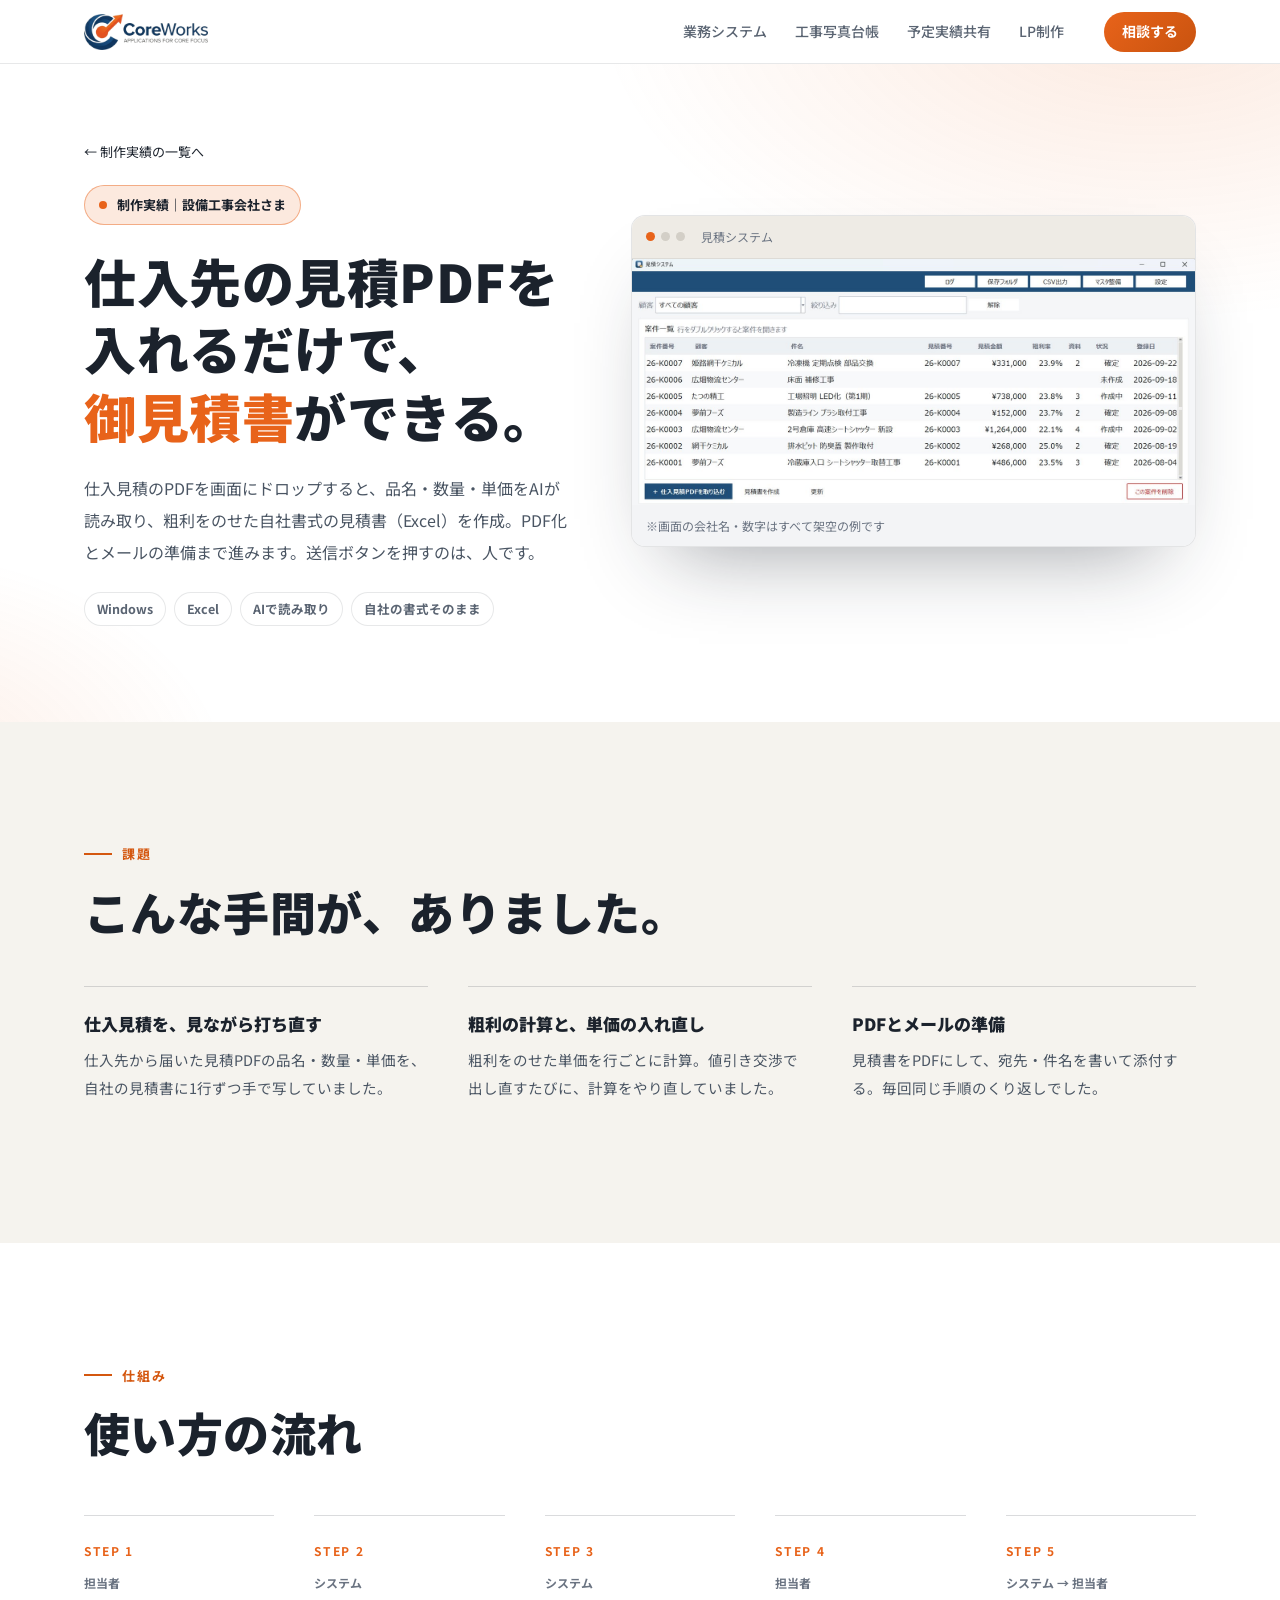
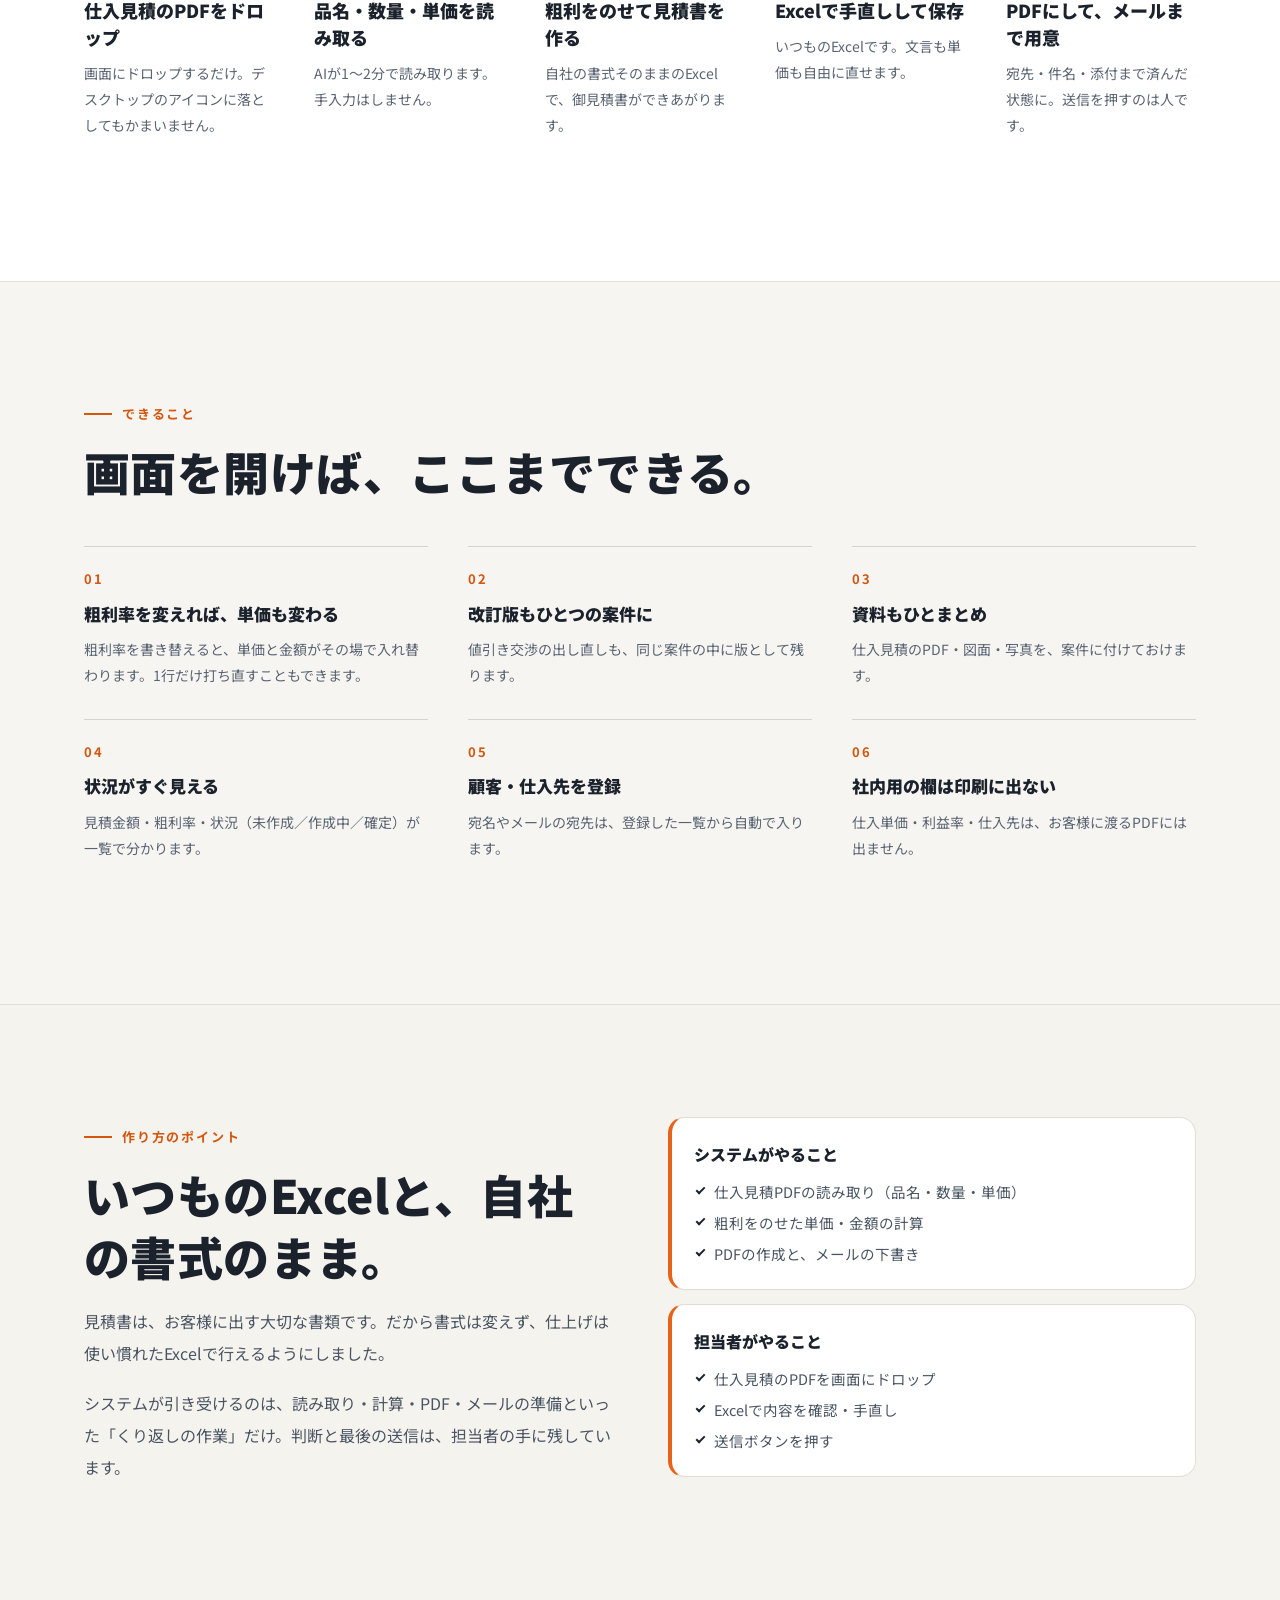
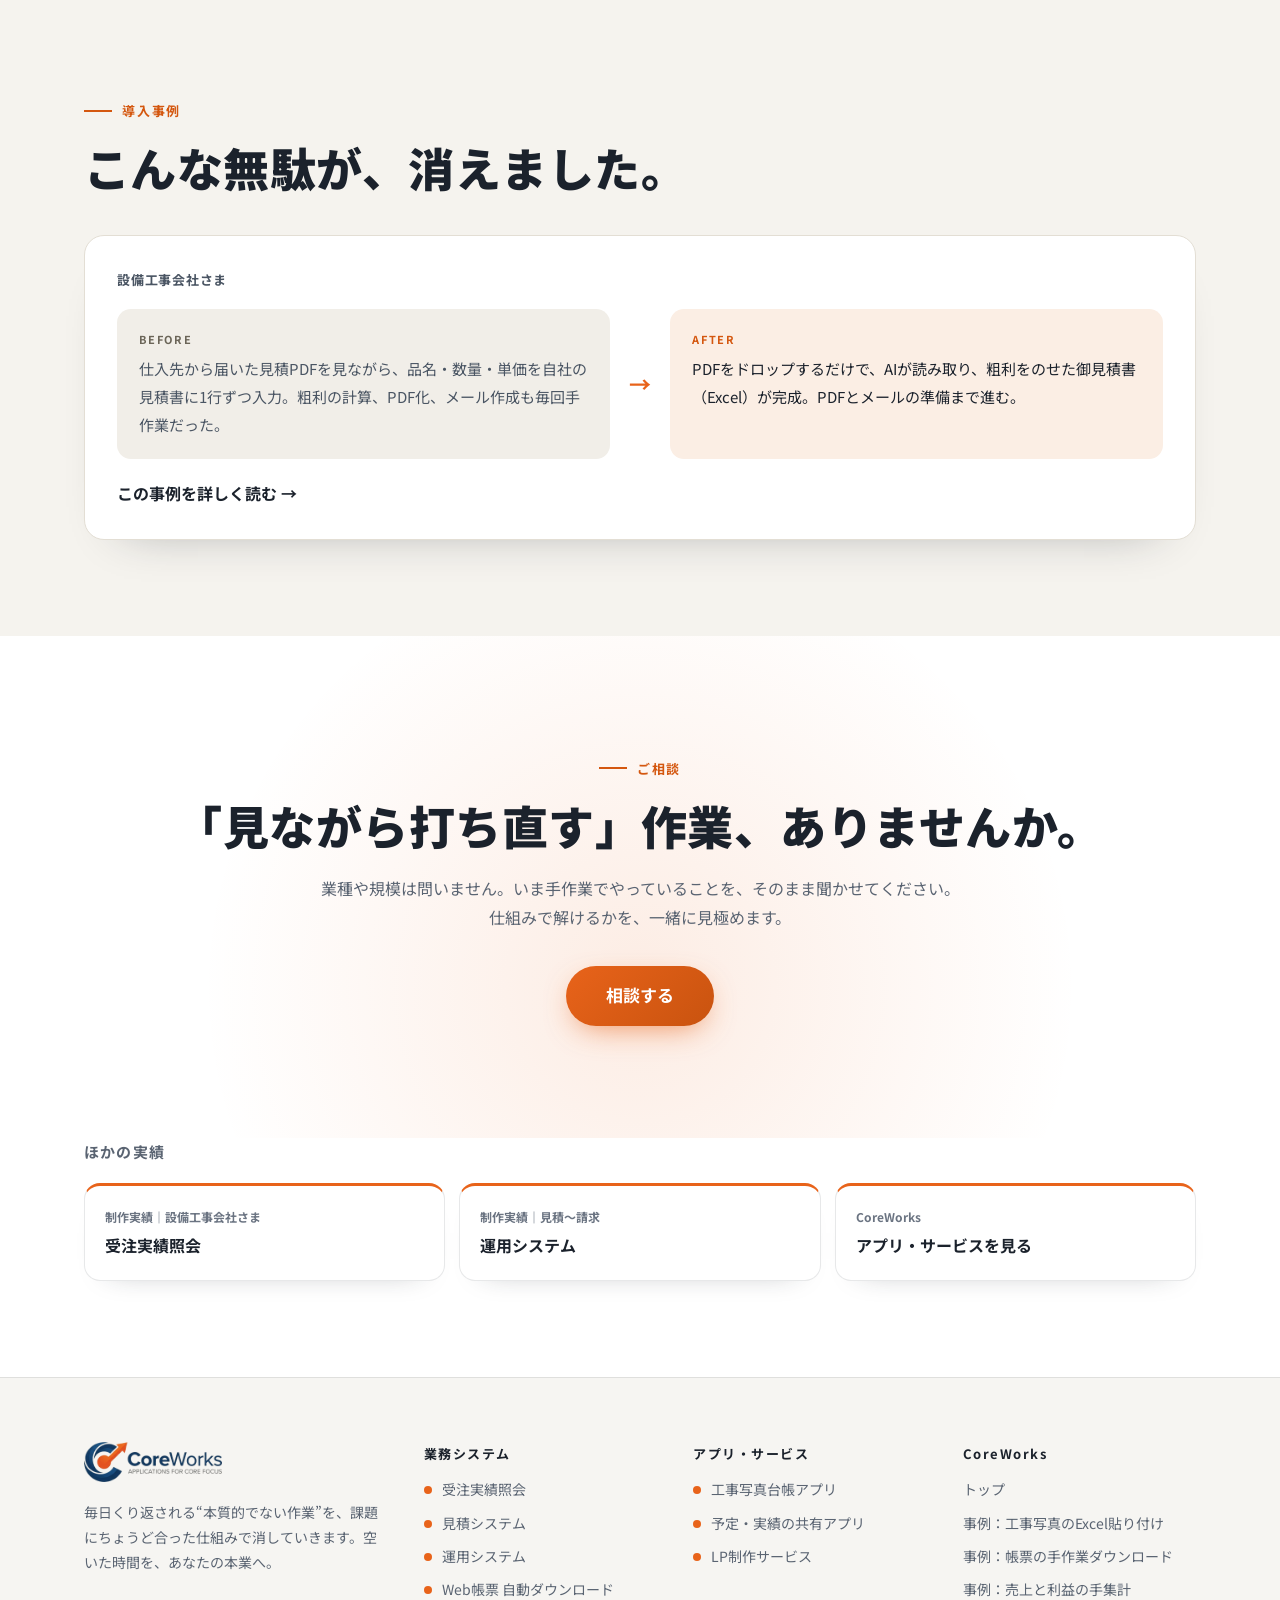
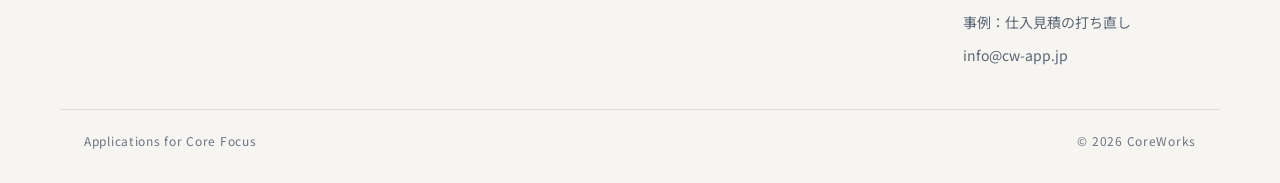
<file: mitsumori/index.html>
<!DOCTYPE html>
<html lang="ja">
<head>
<meta charset="UTF-8">
<meta name="viewport" content="width=device-width, initial-scale=1.0">
<title>見積システム｜仕入先の見積PDFを入れるだけで、御見積書ができる - CoreWorks制作実績</title>
<meta name="description" content="仕入先の見積PDFを画面にドロップすると、AIが品名・数量・単価を読み取り、粗利をのせた自社書式の御見積書（Excel）を作成。PDF化とメールの準備まで進みます。設備工事会社さま向けの制作実績です。">
<link rel="canonical" href="https://cw-app.jp/mitsumori/">
<meta property="og:title" content="見積システム｜仕入先の見積PDFを入れるだけで、御見積書ができる - CoreWorks制作実績">
<meta property="og:description" content="仕入先の見積PDFを画面にドロップすると、AIが品名・数量・単価を読み取り、粗利をのせた自社書式の御見積書（Excel）を作成。PDF化とメールの準備まで進みます。設備工事会社さま向けの制作実績です。">
<meta property="og:type" content="article">
<meta property="og:url" content="https://cw-app.jp/mitsumori/">
<meta property="og:image" content="https://cw-app.jp/assets/img/works/mitsumori-list.jpg">
<meta name="theme-color" content="#ffffff">
<link rel="icon" href="/assets/logo-sm.png">
<script>document.documentElement.classList.add("js")</script>
<link rel="preconnect" href="https://fonts.googleapis.com">
<link rel="preconnect" href="https://fonts.gstatic.com" crossorigin>
<link rel="stylesheet" href="https://fonts.googleapis.com/css2?family=Noto+Sans+JP:wght@400;500;700;900&display=swap">
<link rel="stylesheet" href="/assets/css/site.css">
<link rel="stylesheet" href="/assets/css/works.css">
</head>
<body class="cw-dark wk" style="--c:var(--c-mitsumori)">

<!--#header-->
<header class="cw-header">
  <div class="cw-header__in">
    <a class="cw-logo" href="/"><img src="/assets/logo-sm.png" alt="CoreWorks" width="124" height="36"></a>
    <nav class="cw-nav" aria-label="メインメニュー">
      <a href="/#works">業務システム</a>
      <a href="/koji/">工事写真台帳</a>
      <a href="/schedule/">予定実績共有</a>
      <a href="/lp-service/">LP制作</a>
    </nav>
    <a class="cw-btn cw-btn--sm" href="mailto:info@cw-app.jp?subject=CoreWorksへの相談">相談する</a>
    <details class="cw-menu">
      <summary aria-label="メニューを開く"><span></span></summary>
      <nav class="cw-menu__panel" aria-label="メニュー">
        <a href="/">トップ</a>
        <a href="/juchu/">受注実績照会</a>
        <a href="/mitsumori/" aria-current="page">見積システム</a>
        <a href="/unyo/">運用システム</a>
        <a href="/webchohyo/">Web帳票 自動ダウンロード</a>
        <a href="/koji/">工事写真台帳アプリ</a>
        <a href="/schedule/">予定・実績の共有アプリ</a>
        <a href="/lp-service/">LP制作サービス</a>
        <a class="cw-btn" href="mailto:info@cw-app.jp?subject=CoreWorksへの相談">相談する</a>
      </nav>
    </details>
  </div>
</header>
<!--/header-->

<main>
  <section class="wk-hero">
    <div class="cw-wrap wk-hero__in">
      <div>
        <a class="wk-back" href="/#works">← 制作実績の一覧へ</a><br>
        <span class="wk-badge">制作実績｜設備工事会社さま</span>
        <h1>仕入先の見積PDFを<br>入れるだけで、<br><em>御見積書</em>ができる。</h1>
        <p class="wk-lead">仕入見積のPDFを画面にドロップすると、品名・数量・単価をAIが読み取り、粗利をのせた自社書式の見積書（Excel）を作成。PDF化とメールの準備まで進みます。送信ボタンを押すのは、人です。</p>
        <ul class="wk-tags"><li>Windows</li><li>Excel</li><li>AIで読み取り</li><li>自社の書式そのまま</li></ul>
      </div>
      <figure class="wk-shot"><div class="wk-shot__bar"><i></i><i></i><i></i><span>見積システム</span></div><img src="/assets/img/works/mitsumori-list.jpg" alt="案件番号・顧客・件名・見積金額・粗利率・状況が並ぶ案件一覧の画面" width="1400" height="612" fetchpriority="high"><figcaption>※画面の会社名・数字はすべて架空の例です</figcaption></figure>
    </div>
  </section>

  <section class="cw-sec cw-paper">
    <div class="cw-wrap">
      <div class="cw-reveal">
        <span class="cw-eyebrow">課題</span>
        <h2 class="cw-h2">こんな手間が、ありました。</h2>
      </div>
      <div class="wk-pains">
        <div class="wk-pain cw-reveal"><b>仕入見積を、見ながら打ち直す</b><p>仕入先から届いた見積PDFの品名・数量・単価を、自社の見積書に1行ずつ手で写していました。</p></div>
        <div class="wk-pain cw-reveal"><b>粗利の計算と、単価の入れ直し</b><p>粗利をのせた単価を行ごとに計算。値引き交渉で出し直すたびに、計算をやり直していました。</p></div>
        <div class="wk-pain cw-reveal"><b>PDFとメールの準備</b><p>見積書をPDFにして、宛先・件名を書いて添付する。毎回同じ手順のくり返しでした。</p></div>
      </div>
    </div>
  </section>

  <section class="cw-sec">
    <div class="cw-wrap">
      <div class="cw-reveal">
        <span class="cw-eyebrow">仕組み</span>
        <h2 class="cw-h2">使い方の流れ</h2>
      </div>
      <div class="wk-flow" style="--n:5">
        <div class="wk-step cw-reveal"><small>担当者</small><h3>仕入見積のPDFをドロップ</h3><p>画面にドロップするだけ。デスクトップのアイコンに落としてもかまいません。</p></div>
        <div class="wk-step cw-reveal"><small>システム</small><h3>品名・数量・単価を読み取る</h3><p>AIが1〜2分で読み取ります。手入力はしません。</p></div>
        <div class="wk-step cw-reveal"><small>システム</small><h3>粗利をのせて見積書を作る</h3><p>自社の書式そのままのExcelで、御見積書ができあがります。</p></div>
        <div class="wk-step cw-reveal"><small>担当者</small><h3>Excelで手直しして保存</h3><p>いつものExcelです。文言も単価も自由に直せます。</p></div>
        <div class="wk-step cw-reveal"><small>システム → 担当者</small><h3>PDFにして、メールまで用意</h3><p>宛先・件名・添付まで済んだ状態に。送信を押すのは人です。</p></div>
      </div>
    </div>
  </section>

  <section class="cw-sec wk-alt">
    <div class="cw-wrap">
      <div class="cw-reveal">
        <span class="cw-eyebrow">できること</span>
        <h2 class="cw-h2">画面を開けば、ここまでできる。</h2>
      </div>
      <div class="wk-feats">
        <div class="wk-feat cw-reveal"><h3>粗利率を変えれば、単価も変わる</h3><p>粗利率を書き替えると、単価と金額がその場で入れ替わります。1行だけ打ち直すこともできます。</p></div>
        <div class="wk-feat cw-reveal"><h3>改訂版もひとつの案件に</h3><p>値引き交渉の出し直しも、同じ案件の中に版として残ります。</p></div>
        <div class="wk-feat cw-reveal"><h3>資料もひとまとめ</h3><p>仕入見積のPDF・図面・写真を、案件に付けておけます。</p></div>
        <div class="wk-feat cw-reveal"><h3>状況がすぐ見える</h3><p>見積金額・粗利率・状況（未作成／作成中／確定）が一覧で分かります。</p></div>
        <div class="wk-feat cw-reveal"><h3>顧客・仕入先を登録</h3><p>宛名やメールの宛先は、登録した一覧から自動で入ります。</p></div>
        <div class="wk-feat cw-reveal"><h3>社内用の欄は印刷に出ない</h3><p>仕入単価・利益率・仕入先は、お客様に渡るPDFには出ません。</p></div>
      </div>
      
    </div>
  </section>

  <section class="cw-sec cw-paper">
    <div class="cw-wrap wk-point">
      <div class="cw-reveal">
        <span class="cw-eyebrow">作り方のポイント</span>
        <h2 class="cw-h2">いつものExcelと、自社の書式のまま。</h2>
        <p>見積書は、お客様に出す大切な書類です。だから書式は変えず、仕上げは使い慣れたExcelで行えるようにしました。</p>
        <p>システムが引き受けるのは、読み取り・計算・PDF・メールの準備といった「くり返しの作業」だけ。判断と最後の送信は、担当者の手に残しています。</p>
      </div>
      <div class="wk-roles cw-reveal">
          <div class="wk-role"><h3>システムがやること</h3><ul><li>仕入見積PDFの読み取り（品名・数量・単価）</li><li>粗利をのせた単価・金額の計算</li><li>PDFの作成と、メールの下書き</li></ul></div>
          <div class="wk-role"><h3>担当者がやること</h3><ul><li>仕入見積のPDFを画面にドロップ</li><li>Excelで内容を確認・手直し</li><li>送信ボタンを押す</li></ul></div>
      </div>
    </div>
  </section>

<!-- こんな無駄が、消えました -->
<section class="cw-case-sec">
  <div class="cw-wrap">
    <span class="cw-eyebrow">導入事例</span>
    <h2 class="cw-h2">こんな無駄が、消えました。</h2>
    <article class="cw-case">
      <div class="cw-case__who">設備工事会社さま</div>
      <div class="cw-case__ba">
        <div class="cw-case__b"><small>BEFORE</small>仕入先から届いた見積PDFを見ながら、品名・数量・単価を自社の見積書に1行ずつ入力。粗利の計算、PDF化、メール作成も毎回手作業だった。</div>
        <div class="cw-case__arrow" aria-hidden="true">→</div>
        <div class="cw-case__a"><small>AFTER</small>PDFをドロップするだけで、AIが読み取り、粗利をのせた御見積書（Excel）が完成。PDFとメールの準備まで進む。</div>
      </div>
        <a class="cw-case__link" href="/cases/mitsumori-sakusei.html">この事例を詳しく読む →</a>
    </article>
  </div>
</section>

  <section class="cw-sec wk-cta">
    <div class="cw-wrap cw-reveal">
      <span class="cw-eyebrow">ご相談</span>
      <h2 class="cw-h2">「見ながら打ち直す」作業、ありませんか。</h2>
      <p class="cw-lead">業種や規模は問いません。いま手作業でやっていることを、そのまま聞かせてください。仕組みで解けるかを、一緒に見極めます。</p>
      <a class="cw-btn" href="mailto:info@cw-app.jp?subject=見積システムについて">相談する</a>
    </div>
  </section>

  <section class="wk-more">
    <div class="cw-wrap">
      <h2>ほかの実績</h2>
      <div class="wk-more__list">
        <a href="/juchu/" style="--m:var(--c-juchu)"><small>制作実績｜設備工事会社さま</small><b>受注実績照会</b></a>
        <a href="/unyo/" style="--m:var(--c-unyo)"><small>制作実績｜見積〜請求</small><b>運用システム</b></a>
        <a href="/#products" style="--m:var(--cw-accent)"><small>CoreWorks</small><b>アプリ・サービスを見る</b></a>
      </div>
    </div>
  </section>
</main>

<!--#footer-->
<footer class="cw-footer">
  <div class="cw-footer__in">
    <div class="cw-footer__brand">
      <a href="/"><img src="/assets/logo-sm.png" alt="CoreWorks" width="138" height="40" loading="lazy"></a>
      <p>毎日くり返される“本質的でない作業”を、課題にちょうど合った仕組みで消していきます。空いた時間を、あなたの本業へ。</p>
    </div>
    <div>
      <h3>業務システム</h3>
      <ul>
        <li><a href="/juchu/"><span class="cw-footer__dot" style="background:var(--cw-accent)"></span>受注実績照会</a></li>
        <li><a href="/mitsumori/" aria-current="page"><span class="cw-footer__dot" style="background:var(--cw-accent)"></span>見積システム</a></li>
        <li><a href="/unyo/"><span class="cw-footer__dot" style="background:var(--cw-accent)"></span>運用システム</a></li>
        <li><a href="/webchohyo/"><span class="cw-footer__dot" style="background:var(--cw-accent)"></span>Web帳票 自動ダウンロード</a></li>
      </ul>
    </div>
    <div>
      <h3>アプリ・サービス</h3>
      <ul>
        <li><a href="/koji/"><span class="cw-footer__dot" style="background:var(--cw-accent)"></span>工事写真台帳アプリ</a></li>
        <li><a href="/schedule/"><span class="cw-footer__dot" style="background:var(--cw-accent)"></span>予定・実績の共有アプリ</a></li>
        <li><a href="/lp-service/"><span class="cw-footer__dot" style="background:var(--cw-accent)"></span>LP制作サービス</a></li>
      </ul>
    </div>
    <div>
      <h3>CoreWorks</h3>
      <ul>
        <li><a href="/">トップ</a></li>
        <li><a href="/cases/koji-shashin-daicho.html">事例：工事写真のExcel貼り付け</a></li>
        <li><a href="/cases/webchohyo-jido-dl.html">事例：帳票の手作業ダウンロード</a></li>
        <li><a href="/cases/juchu-uriage-shukei.html">事例：売上と利益の手集計</a></li>
        <li><a href="/cases/mitsumori-sakusei.html">事例：仕入見積の打ち直し</a></li>
        <li><a href="mailto:info@cw-app.jp?subject=CoreWorksへの相談">info@cw-app.jp</a></li>
      </ul>
    </div>
  </div>
  <div class="cw-footer__bottom">
    <span>Applications for Core Focus</span>
    <span>© 2026 CoreWorks</span>
  </div>
</footer>
<!--/footer-->

<script>
(function () {
  var els = document.querySelectorAll(".cw-reveal");
  if (!("IntersectionObserver" in window)) { els.forEach(function (e) { e.classList.add("is-in"); }); return; }
  var io = new IntersectionObserver(function (entries) {
    entries.forEach(function (en) { if (en.isIntersecting) { en.target.classList.add("is-in"); io.unobserve(en.target); } });
  }, { rootMargin: "0px 0px -8% 0px" });
  els.forEach(function (e) { io.observe(e); });
  document.querySelectorAll(".cw-menu a").forEach(function (a) {
    a.addEventListener("click", function () { a.closest("details").removeAttribute("open"); });
  });
})();
</script>
</body>
</html>
</file>
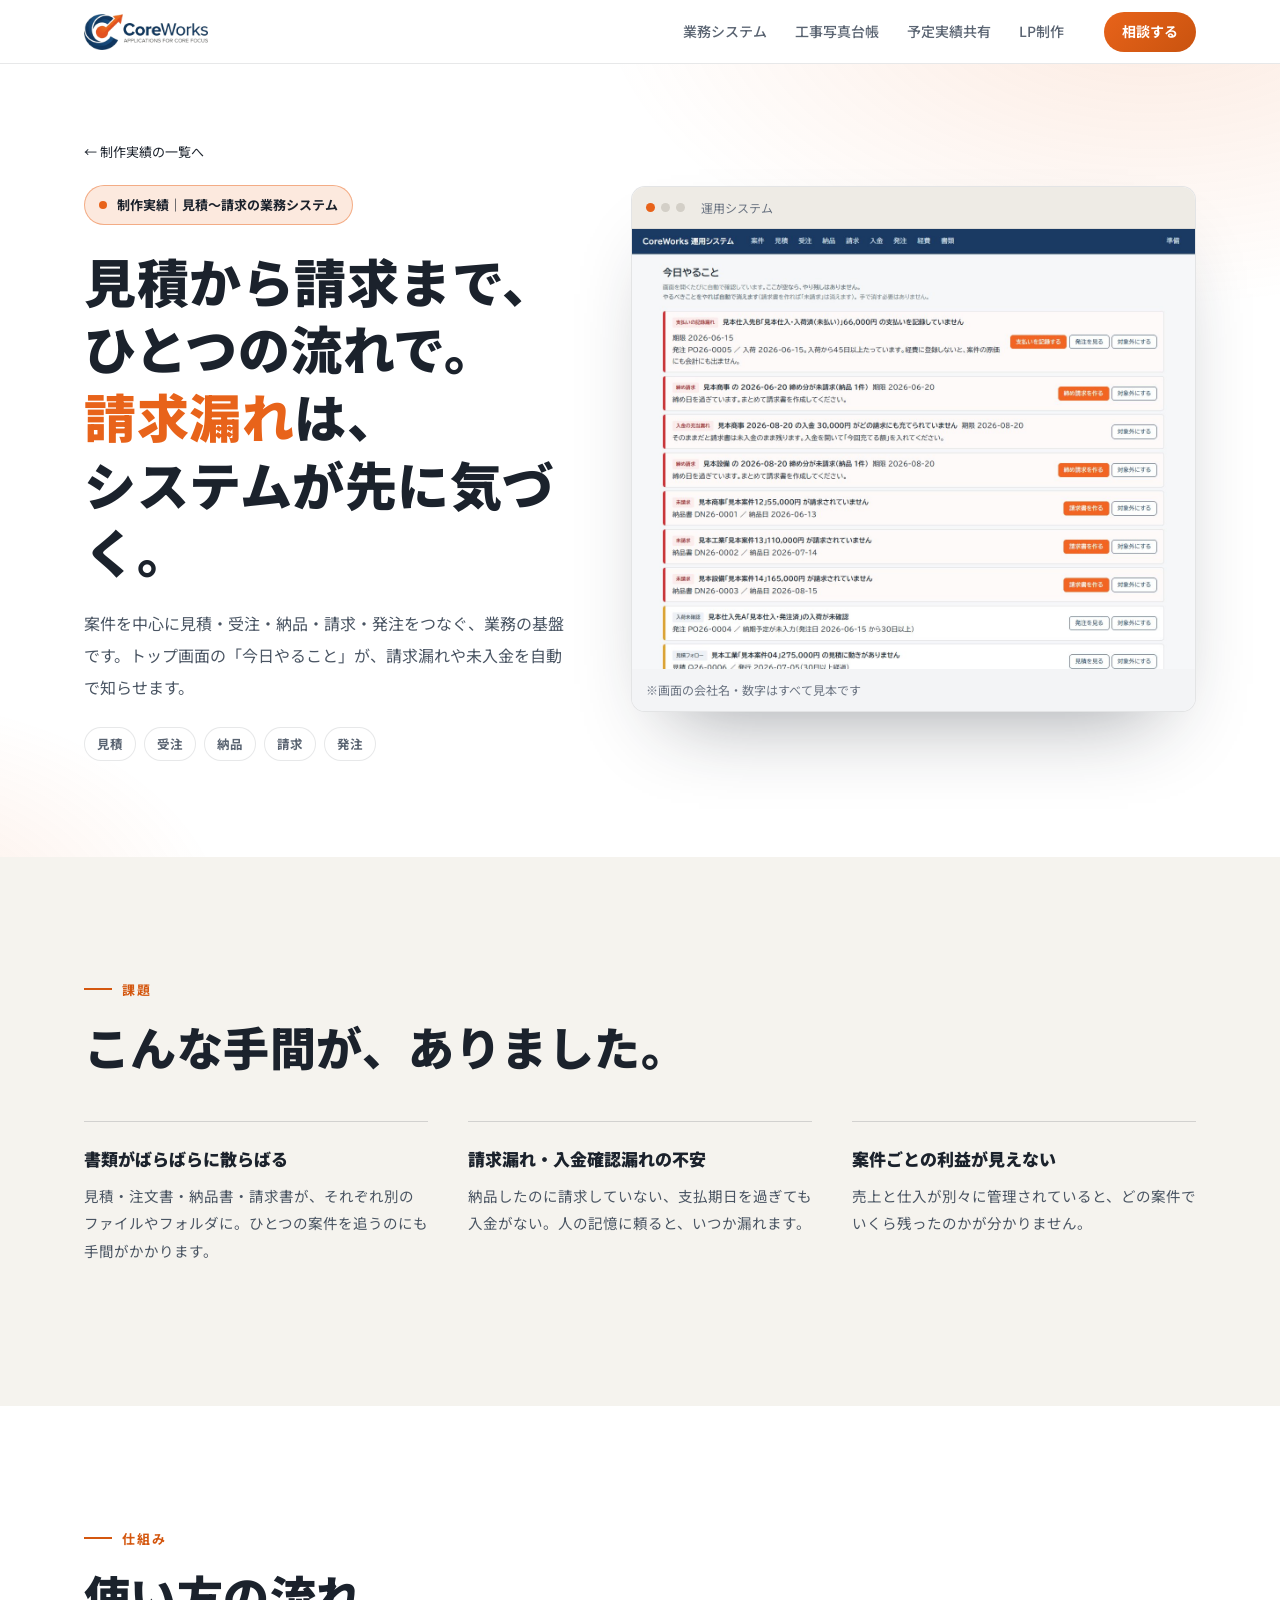
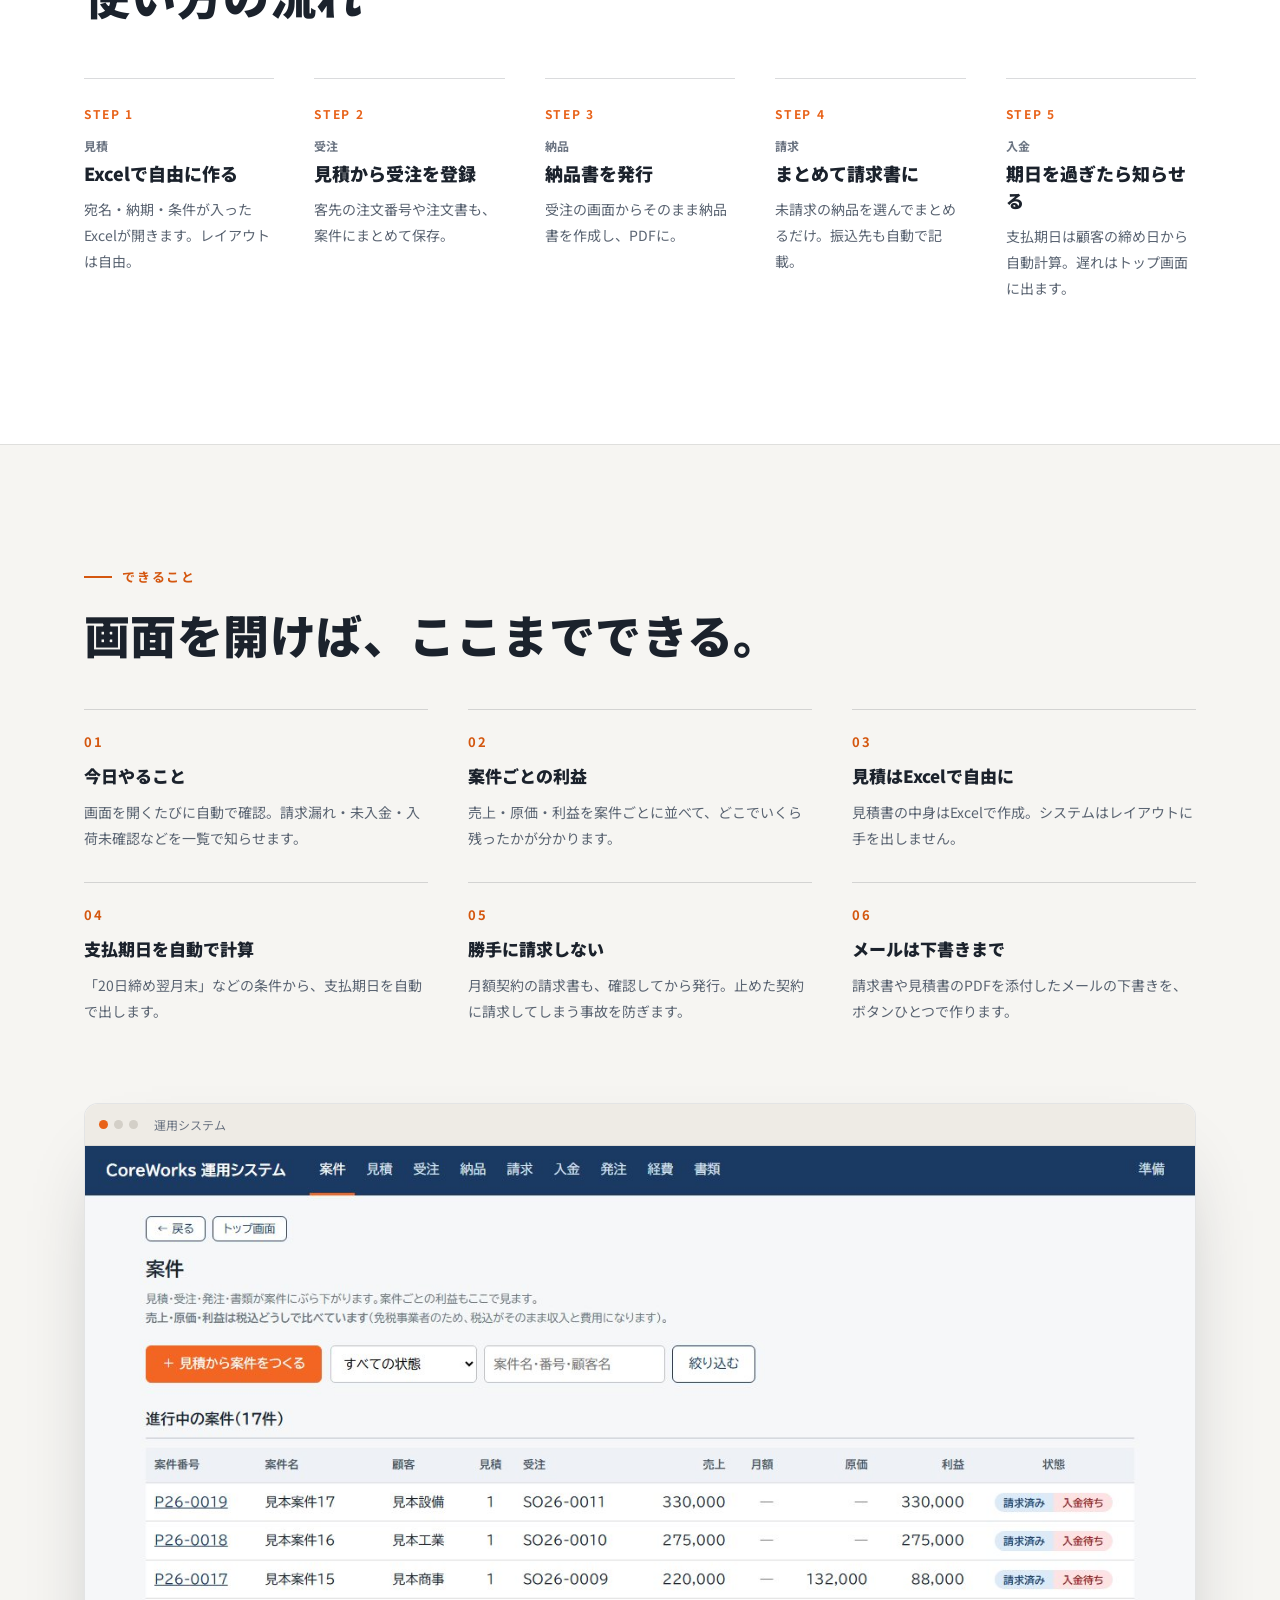
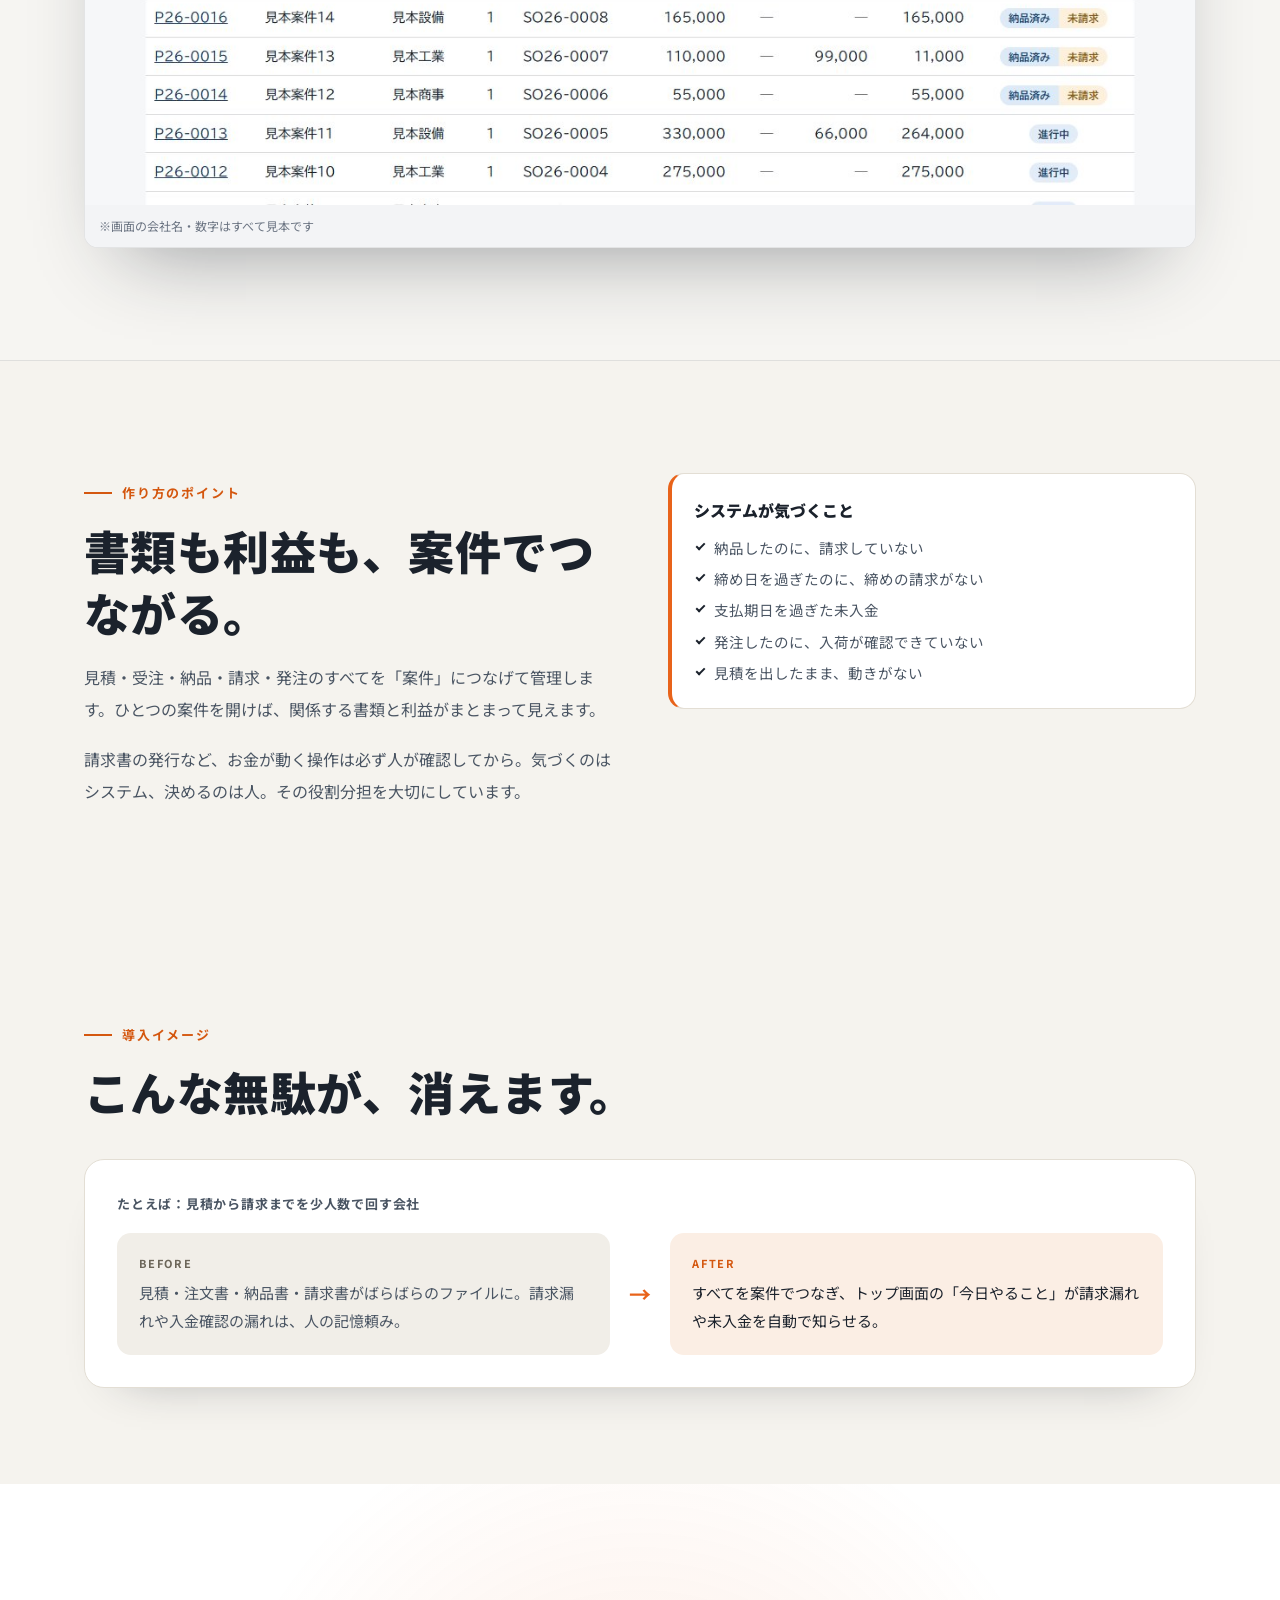
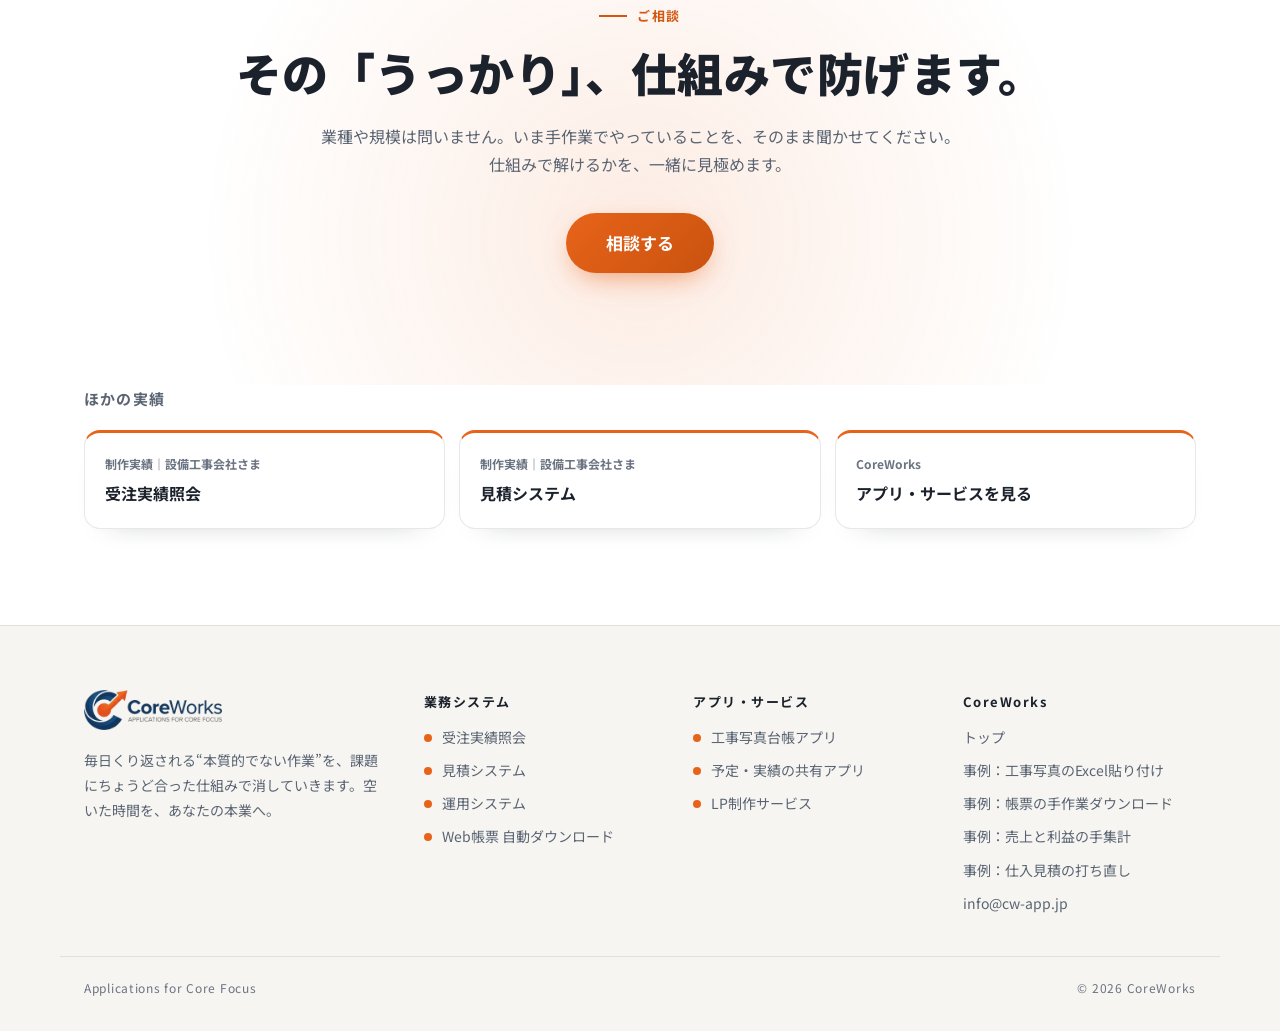
<file: unyo/index.html>
<!DOCTYPE html>
<html lang="ja">
<head>
<meta charset="UTF-8">
<meta name="viewport" content="width=device-width, initial-scale=1.0">
<title>運用システム｜見積から請求まで、ひとつの流れで - CoreWorks制作実績</title>
<meta name="description" content="案件を中心に見積・受注・納品・請求・発注をつなぐ運用システム。トップ画面の「今日やること」が、請求漏れや未入金を自動で知らせます。">
<link rel="canonical" href="https://cw-app.jp/unyo/">
<meta property="og:title" content="運用システム｜見積から請求まで、ひとつの流れで - CoreWorks制作実績">
<meta property="og:description" content="案件を中心に見積・受注・納品・請求・発注をつなぐ運用システム。トップ画面の「今日やること」が、請求漏れや未入金を自動で知らせます。">
<meta property="og:type" content="article">
<meta property="og:url" content="https://cw-app.jp/unyo/">
<meta property="og:image" content="https://cw-app.jp/assets/img/works/unyo-top.jpg">
<meta name="theme-color" content="#ffffff">
<link rel="icon" href="/assets/logo-sm.png">
<script>document.documentElement.classList.add("js")</script>
<link rel="preconnect" href="https://fonts.googleapis.com">
<link rel="preconnect" href="https://fonts.gstatic.com" crossorigin>
<link rel="stylesheet" href="https://fonts.googleapis.com/css2?family=Noto+Sans+JP:wght@400;500;700;900&display=swap">
<link rel="stylesheet" href="/assets/css/site.css">
<link rel="stylesheet" href="/assets/css/works.css">
</head>
<body class="cw-dark wk" style="--c:var(--c-unyo)">

<!--#header-->
<header class="cw-header">
  <div class="cw-header__in">
    <a class="cw-logo" href="/"><img src="/assets/logo-sm.png" alt="CoreWorks" width="124" height="36"></a>
    <nav class="cw-nav" aria-label="メインメニュー">
      <a href="/#works">業務システム</a>
      <a href="/koji/">工事写真台帳</a>
      <a href="/schedule/">予定実績共有</a>
      <a href="/lp-service/">LP制作</a>
    </nav>
    <a class="cw-btn cw-btn--sm" href="mailto:info@cw-app.jp?subject=CoreWorksへの相談">相談する</a>
    <details class="cw-menu">
      <summary aria-label="メニューを開く"><span></span></summary>
      <nav class="cw-menu__panel" aria-label="メニュー">
        <a href="/">トップ</a>
        <a href="/juchu/">受注実績照会</a>
        <a href="/mitsumori/">見積システム</a>
        <a href="/unyo/" aria-current="page">運用システム</a>
        <a href="/webchohyo/">Web帳票 自動ダウンロード</a>
        <a href="/koji/">工事写真台帳アプリ</a>
        <a href="/schedule/">予定・実績の共有アプリ</a>
        <a href="/lp-service/">LP制作サービス</a>
        <a class="cw-btn" href="mailto:info@cw-app.jp?subject=CoreWorksへの相談">相談する</a>
      </nav>
    </details>
  </div>
</header>
<!--/header-->

<main>
  <section class="wk-hero">
    <div class="cw-wrap wk-hero__in">
      <div>
        <a class="wk-back" href="/#works">← 制作実績の一覧へ</a><br>
        <span class="wk-badge">制作実績｜見積〜請求の業務システム</span>
        <h1>見積から請求まで、<br>ひとつの流れで。<br><em>請求漏れ</em>は、<br>システムが先に気づく。</h1>
        <p class="wk-lead">案件を中心に見積・受注・納品・請求・発注をつなぐ、業務の基盤です。トップ画面の「今日やること」が、請求漏れや未入金を自動で知らせます。</p>
        <ul class="wk-tags"><li>見積</li><li>受注</li><li>納品</li><li>請求</li><li>発注</li></ul>
      </div>
      <figure class="wk-shot"><div class="wk-shot__bar"><i></i><i></i><i></i><span>運用システム</span></div><img src="/assets/img/works/unyo-top.jpg" alt="請求漏れや未入金を一覧で知らせる「今日やること」の画面" width="1280" height="1000" fetchpriority="high"><figcaption>※画面の会社名・数字はすべて見本です</figcaption></figure>
    </div>
  </section>

  <section class="cw-sec cw-paper">
    <div class="cw-wrap">
      <div class="cw-reveal">
        <span class="cw-eyebrow">課題</span>
        <h2 class="cw-h2">こんな手間が、ありました。</h2>
      </div>
      <div class="wk-pains">
        <div class="wk-pain cw-reveal"><b>書類がばらばらに散らばる</b><p>見積・注文書・納品書・請求書が、それぞれ別のファイルやフォルダに。ひとつの案件を追うのにも手間がかかります。</p></div>
        <div class="wk-pain cw-reveal"><b>請求漏れ・入金確認漏れの不安</b><p>納品したのに請求していない、支払期日を過ぎても入金がない。人の記憶に頼ると、いつか漏れます。</p></div>
        <div class="wk-pain cw-reveal"><b>案件ごとの利益が見えない</b><p>売上と仕入が別々に管理されていると、どの案件でいくら残ったのかが分かりません。</p></div>
      </div>
    </div>
  </section>

  <section class="cw-sec">
    <div class="cw-wrap">
      <div class="cw-reveal">
        <span class="cw-eyebrow">仕組み</span>
        <h2 class="cw-h2">使い方の流れ</h2>
      </div>
      <div class="wk-flow" style="--n:5">
        <div class="wk-step cw-reveal"><small>見積</small><h3>Excelで自由に作る</h3><p>宛名・納期・条件が入ったExcelが開きます。レイアウトは自由。</p></div>
        <div class="wk-step cw-reveal"><small>受注</small><h3>見積から受注を登録</h3><p>客先の注文番号や注文書も、案件にまとめて保存。</p></div>
        <div class="wk-step cw-reveal"><small>納品</small><h3>納品書を発行</h3><p>受注の画面からそのまま納品書を作成し、PDFに。</p></div>
        <div class="wk-step cw-reveal"><small>請求</small><h3>まとめて請求書に</h3><p>未請求の納品を選んでまとめるだけ。振込先も自動で記載。</p></div>
        <div class="wk-step cw-reveal"><small>入金</small><h3>期日を過ぎたら知らせる</h3><p>支払期日は顧客の締め日から自動計算。遅れはトップ画面に出ます。</p></div>
      </div>
    </div>
  </section>

  <section class="cw-sec wk-alt">
    <div class="cw-wrap">
      <div class="cw-reveal">
        <span class="cw-eyebrow">できること</span>
        <h2 class="cw-h2">画面を開けば、ここまでできる。</h2>
      </div>
      <div class="wk-feats">
        <div class="wk-feat cw-reveal"><h3>今日やること</h3><p>画面を開くたびに自動で確認。請求漏れ・未入金・入荷未確認などを一覧で知らせます。</p></div>
        <div class="wk-feat cw-reveal"><h3>案件ごとの利益</h3><p>売上・原価・利益を案件ごとに並べて、どこでいくら残ったかが分かります。</p></div>
        <div class="wk-feat cw-reveal"><h3>見積はExcelで自由に</h3><p>見積書の中身はExcelで作成。システムはレイアウトに手を出しません。</p></div>
        <div class="wk-feat cw-reveal"><h3>支払期日を自動で計算</h3><p>「20日締め翌月末」などの条件から、支払期日を自動で出します。</p></div>
        <div class="wk-feat cw-reveal"><h3>勝手に請求しない</h3><p>月額契約の請求書も、確認してから発行。止めた契約に請求してしまう事故を防ぎます。</p></div>
        <div class="wk-feat cw-reveal"><h3>メールは下書きまで</h3><p>請求書や見積書のPDFを添付したメールの下書きを、ボタンひとつで作ります。</p></div>
      </div>
      <figure class="wk-shot wk-shot--wide cw-reveal"><div class="wk-shot__bar"><i></i><i></i><i></i><span>運用システム</span></div><img src="/assets/img/works/unyo-projects.jpg" alt="案件ごとの売上・原価・利益と状態が並ぶ案件一覧の画面" width="1280" height="760" loading="lazy"><figcaption>※画面の会社名・数字はすべて見本です</figcaption></figure>
    </div>
  </section>

  <section class="cw-sec cw-paper">
    <div class="cw-wrap wk-point">
      <div class="cw-reveal">
        <span class="cw-eyebrow">作り方のポイント</span>
        <h2 class="cw-h2">書類も利益も、案件でつながる。</h2>
        <p>見積・受注・納品・請求・発注のすべてを「案件」につなげて管理します。ひとつの案件を開けば、関係する書類と利益がまとまって見えます。</p>
        <p>請求書の発行など、お金が動く操作は必ず人が確認してから。気づくのはシステム、決めるのは人。その役割分担を大切にしています。</p>
      </div>
      <div class="wk-roles cw-reveal">
          <div class="wk-role"><h3>システムが気づくこと</h3><ul><li>納品したのに、請求していない</li><li>締め日を過ぎたのに、締めの請求がない</li><li>支払期日を過ぎた未入金</li><li>発注したのに、入荷が確認できていない</li><li>見積を出したまま、動きがない</li></ul></div>
      </div>
    </div>
  </section>

<!-- こんな無駄が、消えました -->
<section class="cw-case-sec">
  <div class="cw-wrap">
    <span class="cw-eyebrow">導入イメージ</span>
    <h2 class="cw-h2">こんな無駄が、消えます。</h2>
    <article class="cw-case">
      <div class="cw-case__who">たとえば：見積から請求までを少人数で回す会社</div>
      <div class="cw-case__ba">
        <div class="cw-case__b"><small>BEFORE</small>見積・注文書・納品書・請求書がばらばらのファイルに。請求漏れや入金確認の漏れは、人の記憶頼み。</div>
        <div class="cw-case__arrow" aria-hidden="true">→</div>
        <div class="cw-case__a"><small>AFTER</small>すべてを案件でつなぎ、トップ画面の「今日やること」が請求漏れや未入金を自動で知らせる。</div>
      </div>
    </article>
  </div>
</section>

  <section class="cw-sec wk-cta">
    <div class="cw-wrap cw-reveal">
      <span class="cw-eyebrow">ご相談</span>
      <h2 class="cw-h2">その「うっかり」、仕組みで防げます。</h2>
      <p class="cw-lead">業種や規模は問いません。いま手作業でやっていることを、そのまま聞かせてください。仕組みで解けるかを、一緒に見極めます。</p>
      <a class="cw-btn" href="mailto:info@cw-app.jp?subject=業務システムについて">相談する</a>
    </div>
  </section>

  <section class="wk-more">
    <div class="cw-wrap">
      <h2>ほかの実績</h2>
      <div class="wk-more__list">
        <a href="/juchu/" style="--m:var(--c-juchu)"><small>制作実績｜設備工事会社さま</small><b>受注実績照会</b></a>
        <a href="/mitsumori/" style="--m:var(--c-mitsumori)"><small>制作実績｜設備工事会社さま</small><b>見積システム</b></a>
        <a href="/#products" style="--m:var(--cw-accent)"><small>CoreWorks</small><b>アプリ・サービスを見る</b></a>
      </div>
    </div>
  </section>
</main>

<!--#footer-->
<footer class="cw-footer">
  <div class="cw-footer__in">
    <div class="cw-footer__brand">
      <a href="/"><img src="/assets/logo-sm.png" alt="CoreWorks" width="138" height="40" loading="lazy"></a>
      <p>毎日くり返される“本質的でない作業”を、課題にちょうど合った仕組みで消していきます。空いた時間を、あなたの本業へ。</p>
    </div>
    <div>
      <h3>業務システム</h3>
      <ul>
        <li><a href="/juchu/"><span class="cw-footer__dot" style="background:var(--cw-accent)"></span>受注実績照会</a></li>
        <li><a href="/mitsumori/"><span class="cw-footer__dot" style="background:var(--cw-accent)"></span>見積システム</a></li>
        <li><a href="/unyo/" aria-current="page"><span class="cw-footer__dot" style="background:var(--cw-accent)"></span>運用システム</a></li>
        <li><a href="/webchohyo/"><span class="cw-footer__dot" style="background:var(--cw-accent)"></span>Web帳票 自動ダウンロード</a></li>
      </ul>
    </div>
    <div>
      <h3>アプリ・サービス</h3>
      <ul>
        <li><a href="/koji/"><span class="cw-footer__dot" style="background:var(--cw-accent)"></span>工事写真台帳アプリ</a></li>
        <li><a href="/schedule/"><span class="cw-footer__dot" style="background:var(--cw-accent)"></span>予定・実績の共有アプリ</a></li>
        <li><a href="/lp-service/"><span class="cw-footer__dot" style="background:var(--cw-accent)"></span>LP制作サービス</a></li>
      </ul>
    </div>
    <div>
      <h3>CoreWorks</h3>
      <ul>
        <li><a href="/">トップ</a></li>
        <li><a href="/cases/koji-shashin-daicho.html">事例：工事写真のExcel貼り付け</a></li>
        <li><a href="/cases/webchohyo-jido-dl.html">事例：帳票の手作業ダウンロード</a></li>
        <li><a href="/cases/juchu-uriage-shukei.html">事例：売上と利益の手集計</a></li>
        <li><a href="/cases/mitsumori-sakusei.html">事例：仕入見積の打ち直し</a></li>
        <li><a href="mailto:info@cw-app.jp?subject=CoreWorksへの相談">info@cw-app.jp</a></li>
      </ul>
    </div>
  </div>
  <div class="cw-footer__bottom">
    <span>Applications for Core Focus</span>
    <span>© 2026 CoreWorks</span>
  </div>
</footer>
<!--/footer-->

<script>
(function () {
  var els = document.querySelectorAll(".cw-reveal");
  if (!("IntersectionObserver" in window)) { els.forEach(function (e) { e.classList.add("is-in"); }); return; }
  var io = new IntersectionObserver(function (entries) {
    entries.forEach(function (en) { if (en.isIntersecting) { en.target.classList.add("is-in"); io.unobserve(en.target); } });
  }, { rootMargin: "0px 0px -8% 0px" });
  els.forEach(function (e) { io.observe(e); });
  document.querySelectorAll(".cw-menu a").forEach(function (a) {
    a.addEventListener("click", function () { a.closest("details").removeAttribute("open"); });
  });
})();
</script>
</body>
</html>
</file>
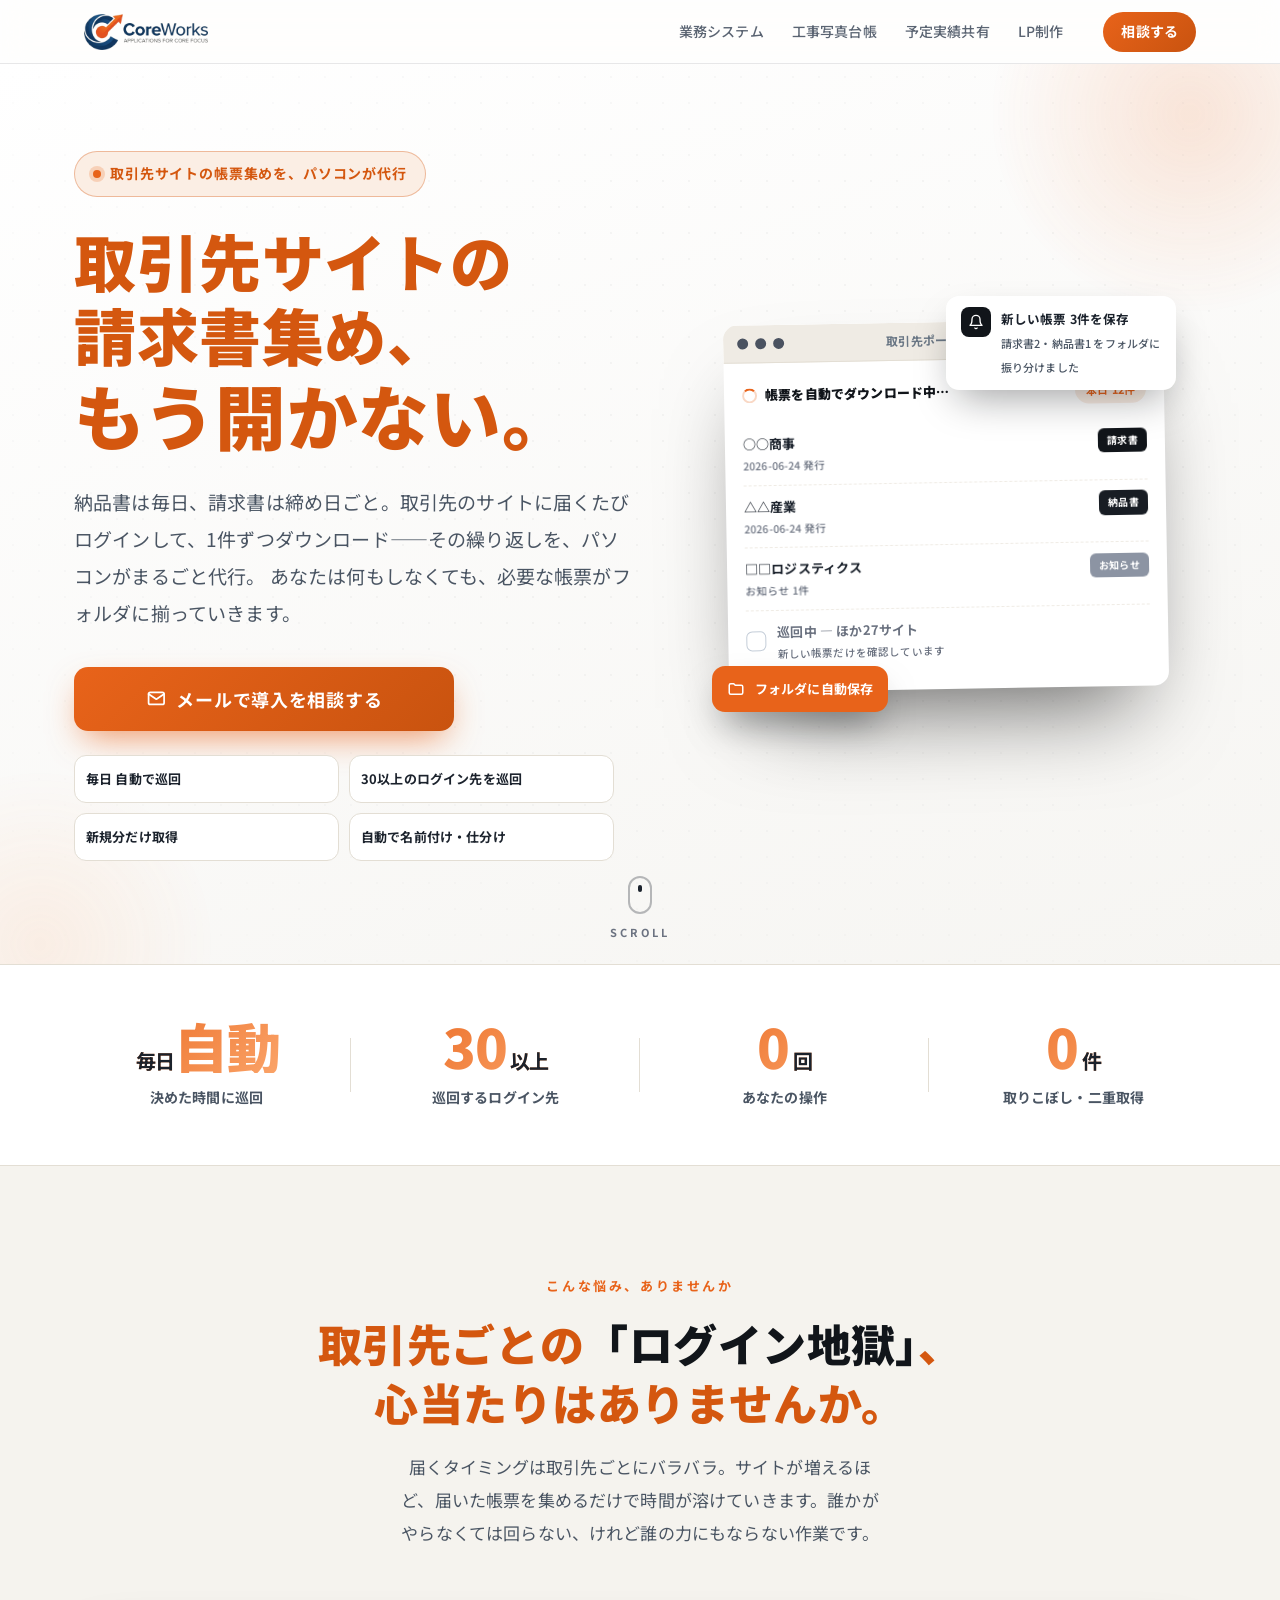
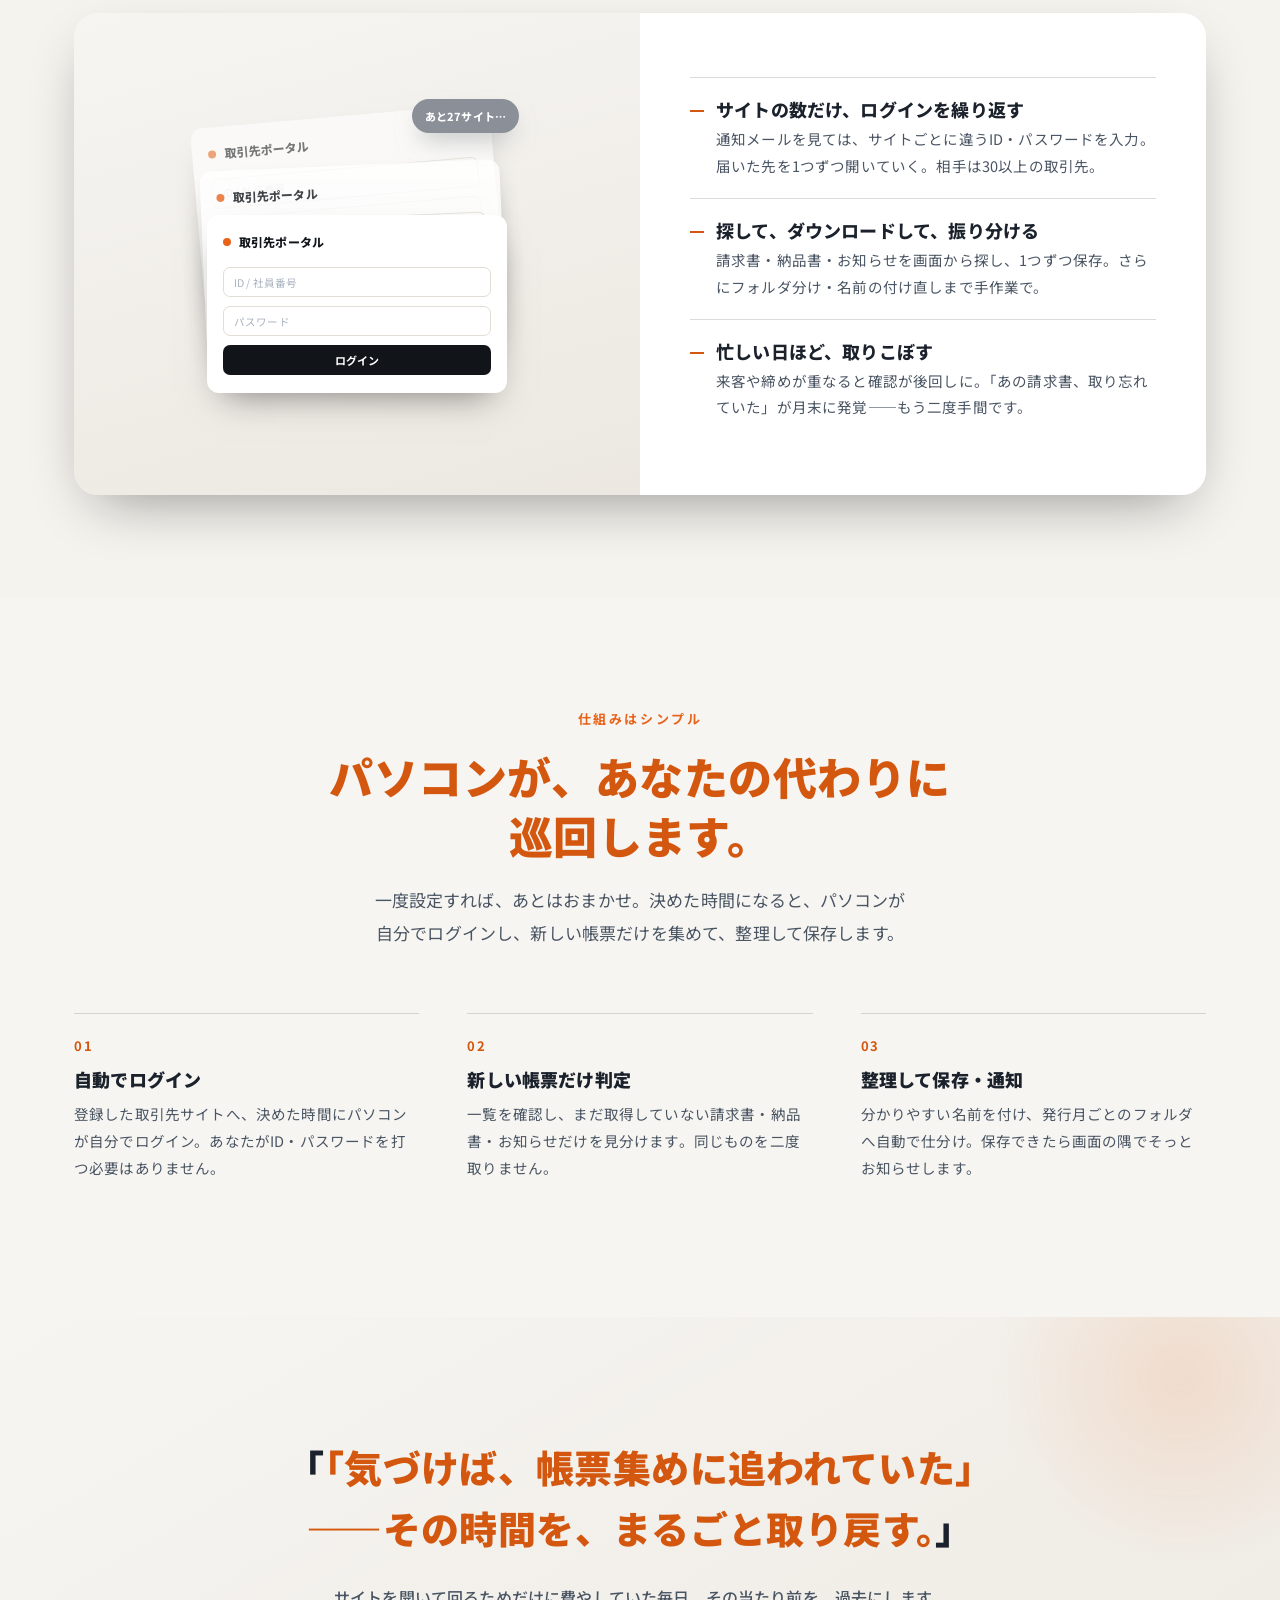
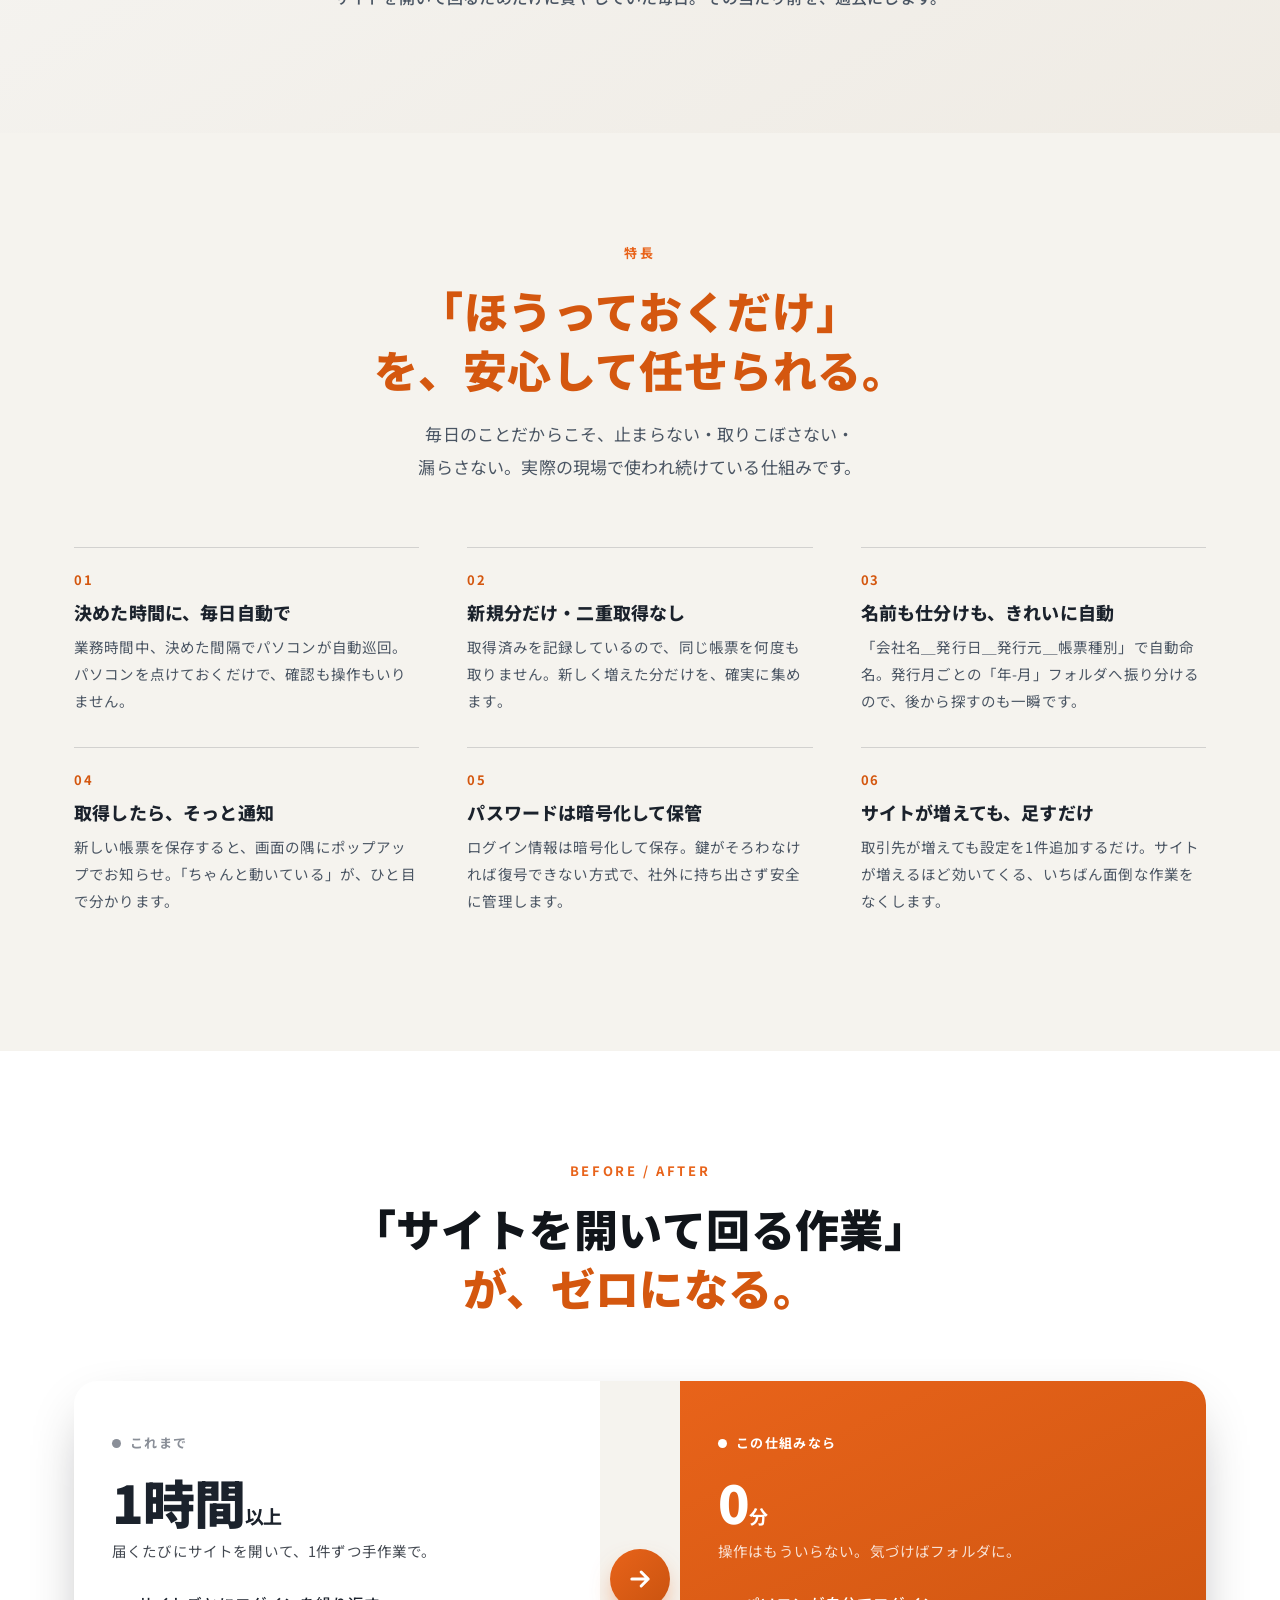
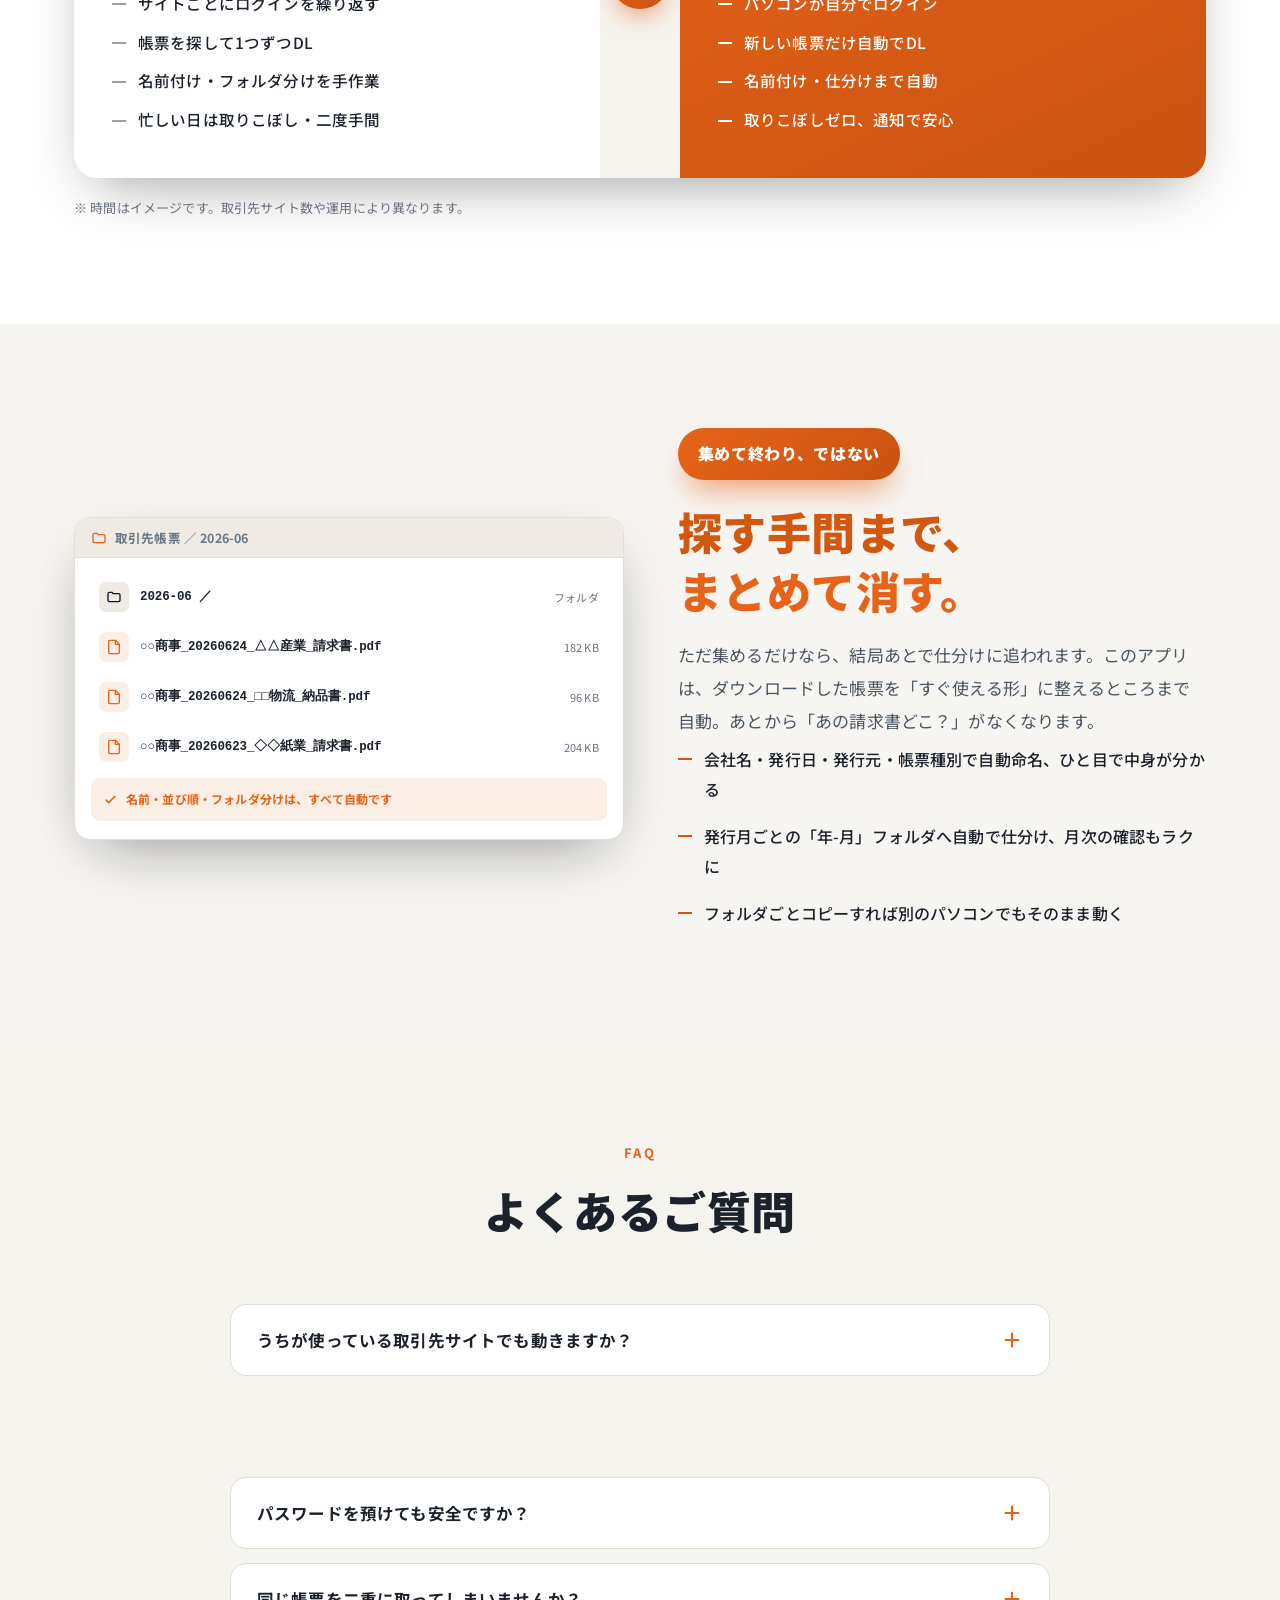
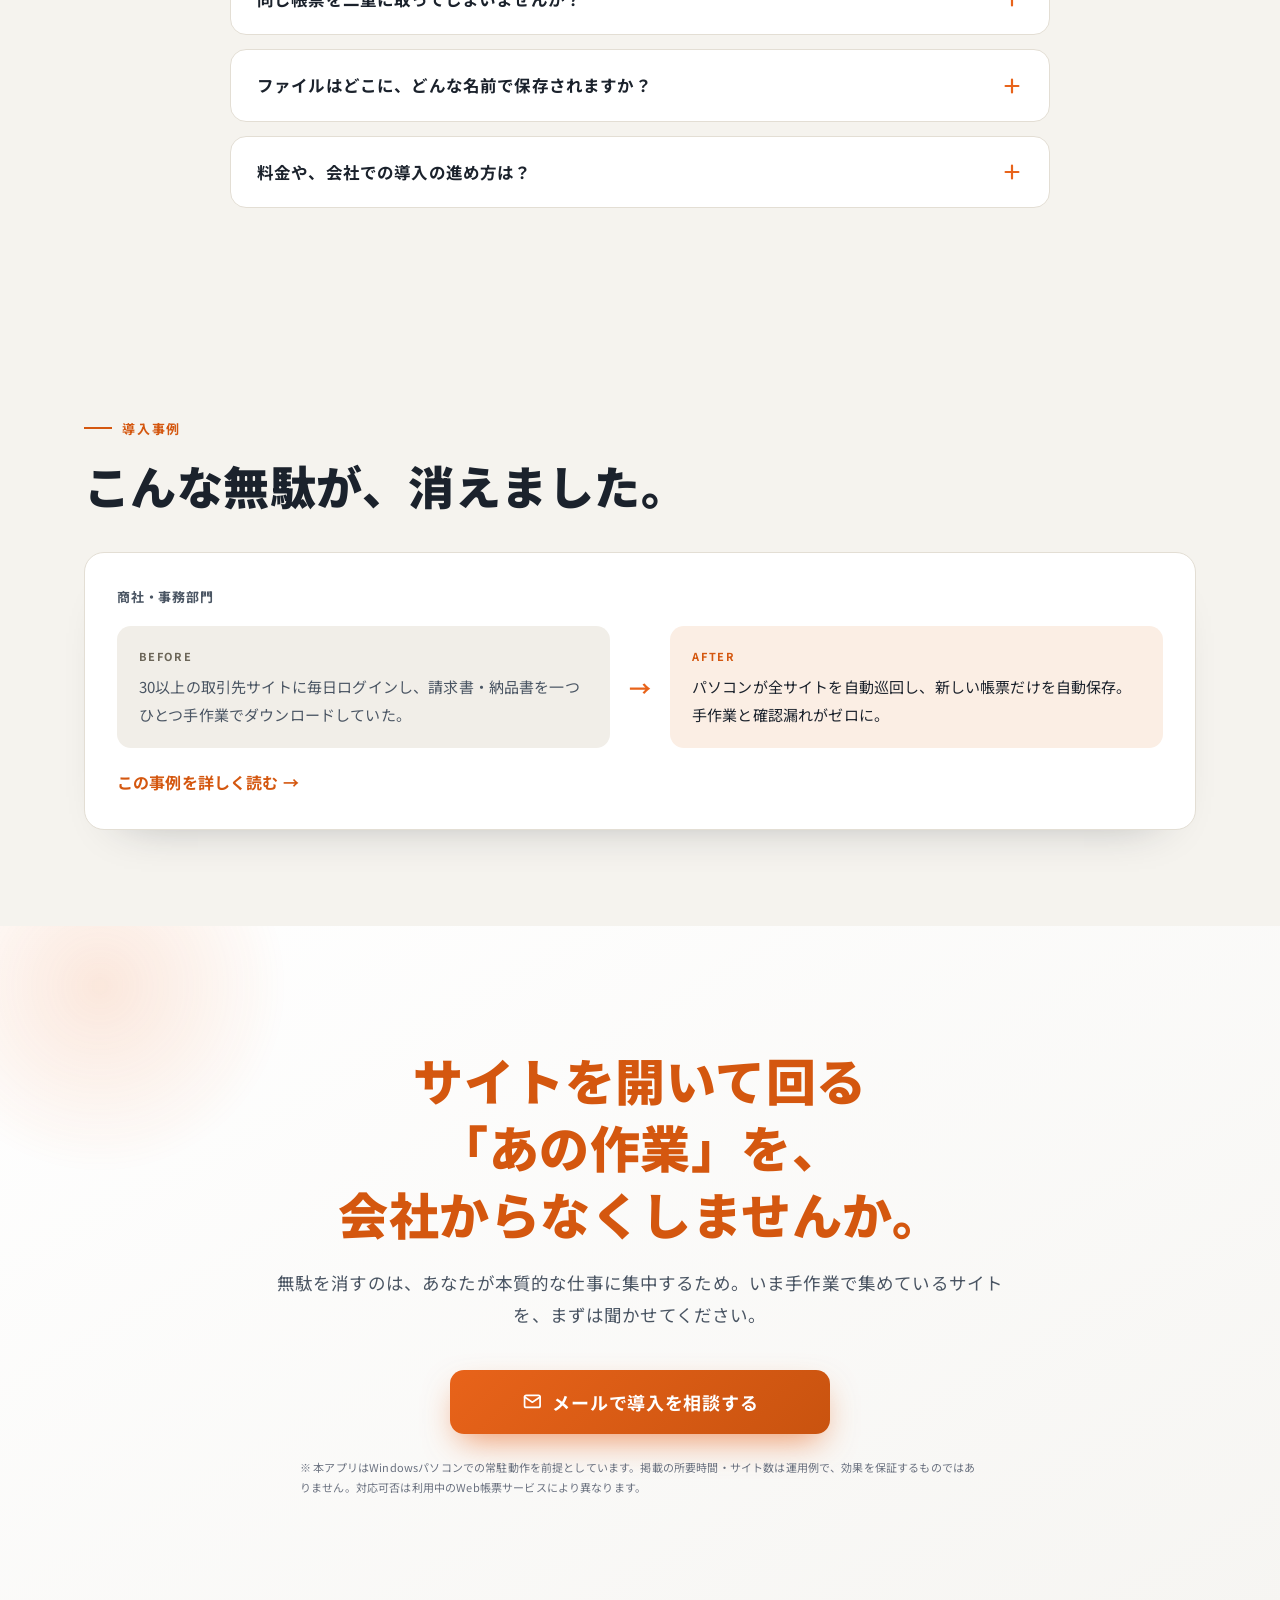
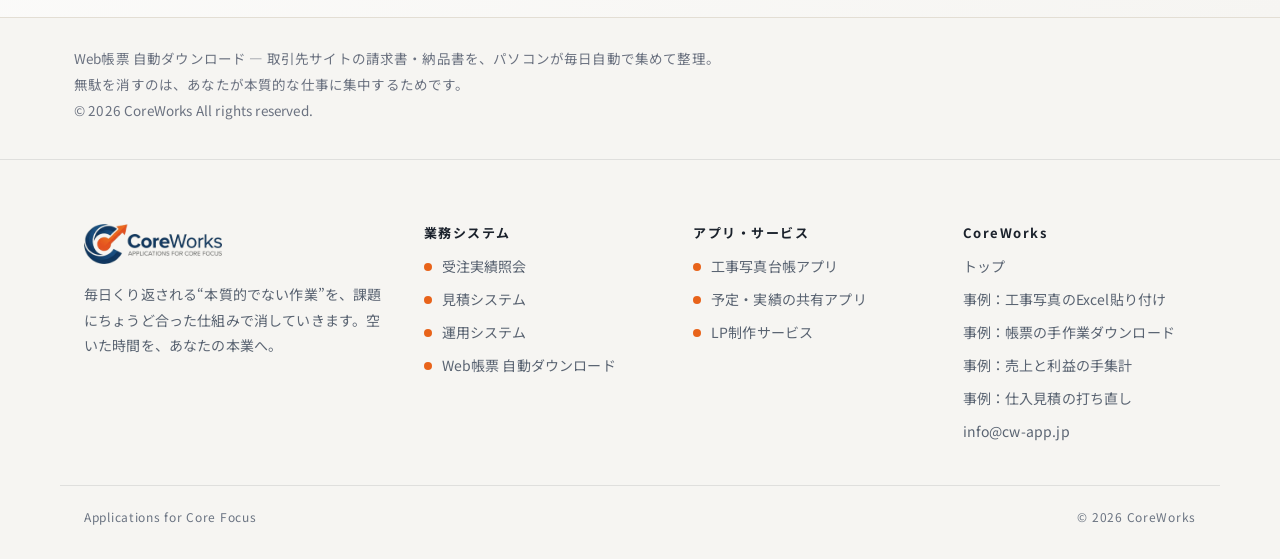
<file: webchohyo/index.html>
<!DOCTYPE html>
<html lang="ja">
<head>
<meta charset="UTF-8" />
<meta name="viewport" content="width=device-width, initial-scale=1.0" />
<title>Web帳票 自動ダウンロード｜取引先サイトの請求書集め、もう開かない。</title>
<meta name="description" content="取引先サイトに届くたびログインして請求書・納品書を集める作業を、パソコンが自動で代行。納品書は毎日、請求書は締め日ごと。何もしなくても、必要な帳票がフォルダに揃っていきます。会社での導入のご相談を受付中。" />
<link rel="canonical" href="https://cw-app.jp/webchohyo/" />
<meta property="og:url" content="https://cw-app.jp/webchohyo/" />
<meta name="theme-color" content="#ffffff" />
<meta property="og:type" content="website" />
<meta property="og:title" content="取引先サイトの請求書集め、もう開かない。" />
<meta property="og:description" content="取引先サイトに届くたびログインして帳票を集める作業を、パソコンが自動で代行。何もしなくても、必要な帳票がフォルダに揃っていきます。" />

<link rel="preconnect" href="https://fonts.googleapis.com" />
<link rel="preconnect" href="https://fonts.gstatic.com" crossorigin />
<link href="https://fonts.googleapis.com/css2?family=Noto+Sans+JP:wght@400;500;700;900&display=swap" rel="stylesheet" />

<link rel="stylesheet" href="/assets/css/site.css" />
<style>
:root{
  --navy:#11151a;
  --navy-2:#181d24;
  --navy-deep:#0a0c0f;
  --orange:#E8631A;
  --orange-2:#C9530F;
  --orange-soft:#fbeee4;
  --ink:#1b222c;
  --bg:#f5f3ee;
  --surface:#ffffff;
  --text:#1b222c;
  --text-sub:#4a5563;
  --text-faint:#6b7280;
  --border:#e3ded4;
  --green:#E8631A;
  --red:#8a8f98;
  --pdf:#E8631A;
  --maxw:1180px;
  --radius:18px;
  --shadow:0 22px 60px -22px rgba(10,12,15,.45);
  --shadow-sm:0 10px 30px -14px rgba(10,12,15,.3);
}
*{box-sizing:border-box;-webkit-tap-highlight-color:transparent;margin:0;padding:0;}
html{scroll-behavior:smooth;overflow-x:hidden;}
body{
  font-family:"Noto Sans JP",-apple-system,BlinkMacSystemFont,"Hiragino Kaku Gothic ProN","Yu Gothic",sans-serif;
  font-weight:400;background:var(--bg);color:var(--text);line-height:1.85;
  -webkit-font-smoothing:antialiased;overflow-x:hidden;font-size:16px;
  letter-spacing:.01em;
}
a{color:inherit;text-decoration:none;}
img{max-width:100%;display:block;}
strong,b{font-weight:700;}
.wrap{width:100%;max-width:var(--maxw);margin:0 auto;padding:0 24px;}

/* 文節を束ねて語中改行を防ぐ。PC専用の強制改行は br.pc */
.nb{white-space:nowrap;}
br.pc{display:inline;}
@media(max-width:640px){br.pc{display:none;}}

/* 統一アイコン */
.ic{width:1em;height:1em;flex:0 0 auto;display:inline-block;vertical-align:-.08em;}

h1,h2,h3,h4{font-weight:900;line-height:1.32;letter-spacing:.01em;}

/* ===== Buttons ===== */
.btn{display:inline-flex;align-items:center;justify-content:center;gap:10px;
  min-height:58px;padding:0 32px;border:none;border-radius:14px;cursor:pointer;
  font-size:17px;font-weight:700;letter-spacing:.04em;line-height:1.25;text-align:center;
  transition:transform .14s ease,box-shadow .22s ease,background .16s ease,filter .16s ease;}
.btn .ic{width:1.15em;height:1.15em;}
.btn--orange{background:linear-gradient(135deg,var(--orange),var(--orange-2));color:#fff;
  box-shadow:0 14px 34px -10px rgba(232,99,26,.7);}
.btn--orange:hover{transform:translateY(-3px);filter:brightness(1.05);box-shadow:0 20px 40px -10px rgba(232,99,26,.8);}
.btn--glass{background:rgba(255,255,255,.1);color:#fff;border:1.5px solid rgba(255,255,255,.5);backdrop-filter:blur(6px);}
.btn--glass:hover{background:rgba(255,255,255,.2);border-color:#fff;transform:translateY(-3px);}
.btn--lg{min-height:64px;font-size:18px;padding:0 38px;}

/* ===== Nav ===== */
.nav{position:fixed;top:0;left:0;right:0;z-index:80;transition:background .3s ease,box-shadow .3s ease,backdrop-filter .3s;}
.nav.scrolled{background:rgba(255,255,255,.9);backdrop-filter:saturate(180%) blur(18px);box-shadow:0 1px 0 var(--border);}
.nav__inner{display:flex;align-items:center;justify-content:space-between;height:70px;}
.brand{display:flex;align-items:center;gap:11px;font-weight:900;font-size:18px;color:#fff;transition:color .3s;letter-spacing:.04em;}
.nav.scrolled .brand{color:var(--text);}
.brand__icon{width:36px;height:36px;border-radius:9px;flex:0 0 auto;}
.nav__links{display:flex;gap:28px;font-size:15px;font-weight:700;color:rgba(255,255,255,.92);}
.nav.scrolled .nav__links{color:var(--text-sub);}
.nav__links a:hover{color:var(--orange);}
.nav__cta .btn{min-height:46px;font-size:15px;padding:0 22px;border-radius:12px;}
.nav__end{display:flex;align-items:center;gap:20px;margin-left:auto;}
.nav__home{font-size:15px;font-weight:700;color:rgba(255,255,255,.92);white-space:nowrap;transition:color .3s;}
.nav.scrolled .nav__home{color:var(--text-sub);}
.nav__home:hover{color:var(--orange);}
@media(max-width:980px){.nav__links{display:none;}}
@media(max-width:560px){.nav__cta{display:none;}}

/* ===== HERO ===== */
.hero{position:relative;min-height:100svh;display:flex;align-items:center;color:#fff;overflow:hidden;padding:120px 0 70px;
  background:linear-gradient(160deg,#171c23 0%,var(--navy) 42%,var(--navy-deep) 100%);}
.hero__dots{position:absolute;inset:0;opacity:.5;
  background-image:radial-gradient(rgba(255,255,255,.10) 1.2px,transparent 1.2px);background-size:26px 26px;
  -webkit-mask-image:radial-gradient(ellipse 90% 80% at 60% 40%,#000 35%,transparent 100%);
  mask-image:radial-gradient(ellipse 90% 80% at 60% 40%,#000 35%,transparent 100%);}
.hero__glow{position:absolute;border-radius:50%;filter:blur(8px);pointer-events:none;}
.hero__glow.g1{width:420px;height:420px;background:radial-gradient(circle,rgba(232,99,26,.34),transparent 68%);top:-160px;right:-120px;}
.hero__glow.g2{width:360px;height:360px;background:radial-gradient(circle,rgba(255,138,61,.22),transparent 70%);bottom:-160px;left:-140px;}
.hero__inner{position:relative;z-index:2;display:grid;grid-template-columns:1.04fr .96fr;gap:48px;align-items:center;width:100%;}
.eyebrow{display:inline-flex;align-items:center;gap:9px;background:rgba(232,99,26,.16);
  border:1px solid rgba(232,99,26,.5);color:#FFB27A;font-weight:700;font-size:14px;
  padding:9px 18px;border-radius:999px;letter-spacing:.06em;margin-bottom:26px;}
.eyebrow .dot{width:8px;height:8px;border-radius:50%;background:var(--orange);box-shadow:0 0 0 4px rgba(232,99,26,.22);}
.hero h1{font-size:clamp(33px,5.4vw,62px);line-height:1.2;letter-spacing:.01em;margin-bottom:26px;text-shadow:0 2px 34px rgba(0,0,0,.3);}
.hero h1 .am{color:var(--orange-2);}
.hero h1 .big{font-size:1.14em;}
.hero__lead{font-size:clamp(16px,1.7vw,19px);line-height:1.95;color:rgba(255,255,255,.9);max-width:560px;margin-bottom:36px;font-weight:400;}
.hero__cta{display:grid;grid-template-columns:1fr;gap:14px;max-width:380px;margin-bottom:24px;}
.hero__chips{display:grid;grid-template-columns:1fr 1fr;gap:10px;max-width:540px;}
.hero__chips span{display:inline-flex;align-items:center;gap:7px;font-size:13px;font-weight:700;
  background:rgba(255,255,255,.08);border:1px solid rgba(255,255,255,.22);padding:0 11px;min-height:48px;border-radius:12px;white-space:nowrap;}
.hero__chips .ic{color:var(--orange-2);width:16px;height:16px;}
.scroll-ind{position:absolute;bottom:22px;left:50%;transform:translateX(-50%);z-index:3;color:rgba(255,255,255,.7);font-size:11px;font-weight:700;letter-spacing:3px;text-align:center;}
.scroll-ind .mouse{width:24px;height:38px;border:2px solid rgba(255,255,255,.6);border-radius:14px;margin:0 auto 8px;position:relative;}
.scroll-ind .mouse::after{content:"";position:absolute;top:7px;left:50%;transform:translateX(-50%);width:4px;height:7px;border-radius:2px;background:#fff;animation:scrolldot 1.6s infinite;}
@keyframes scrolldot{0%{opacity:0;top:6px}40%{opacity:1}80%{opacity:0;top:18px}}

/* ===== Desktop window mockup ===== */
.hero__visual{display:flex;justify-content:center;align-items:center;position:relative;}
.winwrap{position:relative;width:100%;max-width:440px;}
.win{position:relative;background:#fff;border-radius:14px;overflow:hidden;
  box-shadow:0 50px 90px -34px rgba(0,0,0,.6),0 0 0 1px rgba(255,255,255,.06);transform:rotate(-1deg);}
.win__bar{height:38px;background:#efebe4;display:flex;align-items:center;padding:0 14px;gap:7px;border-bottom:1px solid #e3ded4;}
.win__bar .d{width:11px;height:11px;border-radius:50%;}
.win__bar .d.r{background:#4a5260;}.win__bar .d.y{background:#4a5260;}.win__bar .d.g{background:#4a5260;}
.win__bar .ttl{flex:1;text-align:center;font-size:12px;font-weight:700;color:#6a7785;letter-spacing:.02em;margin-right:30px;}
.win__body{padding:18px 18px 20px;}
.win__head{display:flex;align-items:center;justify-content:space-between;margin-bottom:14px;}
.win__head .lab{font-size:13px;font-weight:900;color:var(--navy);display:flex;align-items:center;gap:8px;}
.win__head .lab .spin{width:15px;height:15px;border:2.4px solid rgba(232,99,26,.25);border-top-color:var(--orange);border-radius:50%;animation:spin 1s linear infinite;}
@keyframes spin{to{transform:rotate(360deg)}}
.win__head .cnt{font-size:11px;font-weight:700;color:var(--orange);background:var(--orange-soft);padding:4px 11px;border-radius:999px;}
.dlrow{display:flex;align-items:center;gap:11px;padding:9px 0;border-bottom:1px dashed #efebe4;}
.dlrow:last-child{border-bottom:none;}
.dlrow .ck{width:20px;height:20px;border-radius:6px;background:var(--green);color:#fff;display:flex;align-items:center;justify-content:center;flex:0 0 auto;}
.dlrow .ck .ic{width:12px;height:12px;}
.dlrow .ck.wait{background:#fff;border:1.6px solid #c4cdd8;}
.dlrow .co{flex:1;font-size:13px;font-weight:700;color:var(--text);}
.dlrow .co small{display:block;font-size:10.5px;font-weight:500;color:var(--text-faint);}
.dlrow.pending .co{color:var(--text-faint);}
.dlrow .tag{font-size:10px;font-weight:700;color:#fff;padding:3px 9px;border-radius:6px;letter-spacing:.03em;flex:0 0 auto;}
.dlrow .tag.inv{background:var(--navy);}
.dlrow .tag.del{background:var(--navy-2);}
.dlrow .tag.note{background:#8c94a3;}
.dlrow.appear{animation:dlin .5s both;}
.dlrow.a2{animation-delay:.5s;}.dlrow.a3{animation-delay:1s;}
@keyframes dlin{from{opacity:0;transform:translateY(8px);}to{opacity:1;transform:none;}}
/* floating chips on the window */
.float{position:absolute;z-index:6;color:#fff;border-radius:13px;
  box-shadow:0 18px 36px -12px rgba(10,12,15,.55);padding:11px 15px;display:flex;align-items:center;gap:10px;
  font-weight:700;font-size:13px;white-space:nowrap;}
.float .ic{width:18px;height:18px;}
.float--folder{bottom:-22px;left:-14px;background:var(--orange);animation:floaty 6s ease-in-out infinite;}
.float--notif{top:-26px;right:-10px;background:#fff;color:var(--text);box-shadow:0 18px 40px -12px rgba(10,12,15,.4);max-width:230px;white-space:normal;align-items:flex-start;animation:floaty 5s ease-in-out infinite .6s;}
.float--notif .nic{width:30px;height:30px;border-radius:8px;background:var(--navy);color:#fff;display:flex;align-items:center;justify-content:center;flex:0 0 auto;}
.float--notif .nic .ic{width:16px;height:16px;color:#fff;}
.float--notif b{display:block;font-size:12.5px;}
.float--notif span{font-size:11px;font-weight:500;color:var(--text-sub);line-height:1.5;}
@keyframes floaty{0%,100%{translate:0 0}50%{translate:0 -10px}}
@media(prefers-reduced-motion:reduce){.float,.scroll-ind .mouse::after,.win__head .lab .spin,.dlrow.appear{animation:none;}.dlrow.appear{opacity:1;}}
@media(max-width:920px){
  .hero{padding:108px 0 88px;min-height:auto;}
  .hero__inner{grid-template-columns:1fr;gap:64px;}
  .hero__visual{order:2;}
  .scroll-ind{display:none;}
  .hero__chips{max-width:none;}
  .winwrap{max-width:400px;}
}

/* ===== Section base ===== */
.sec{padding:104px 0;}
.sec--dark{background:linear-gradient(168deg,#171c23 0%,var(--navy) 48%,var(--navy-deep) 100%);color:#fff;position:relative;overflow:hidden;}
.sec--dark .secdots{position:absolute;inset:0;opacity:.4;background-image:radial-gradient(rgba(255,255,255,.08) 1.1px,transparent 1.1px);background-size:26px 26px;pointer-events:none;}
.tag{display:inline-block;font-size:13px;font-weight:700;letter-spacing:.2em;text-transform:uppercase;color:var(--orange);margin-bottom:16px;}
.sec--dark .tag{color:#FFB27A;}
.h2{font-size:clamp(27px,4vw,44px);line-height:1.34;letter-spacing:.01em;margin-bottom:18px;}
.h2 .am{color:var(--orange);}
.h2 .bl{color:var(--navy);}
.sec--dark .h2 .bl{color:#fff;}
.lead{font-size:17px;color:var(--text-sub);line-height:1.95;max-width:680px;font-weight:400;}
.sec--dark .lead{color:rgba(255,255,255,.82);}
.head{text-align:center;max-width:820px;margin:0 auto 64px;position:relative;z-index:2;}
.head .lead{margin:0 auto;text-wrap:balance;}

/* ===== Stat band ===== */
.statband{background:var(--navy-deep);color:#fff;padding:54px 0;}
.statband__grid{display:grid;grid-template-columns:repeat(4,1fr);gap:24px;text-align:center;}
.statband .num{font-size:clamp(36px,5vw,54px);font-weight:900;line-height:1;letter-spacing:-.02em;
  background:linear-gradient(135deg,var(--orange),#FFB27A);-webkit-background-clip:text;background-clip:text;color:transparent;}
.statband .num small{font-size:20px;-webkit-text-fill-color:#fff;color:#fff;font-weight:700;margin-left:.16em;}
.statband .num .pre{font-size:.42em;-webkit-text-fill-color:#fff;color:#fff;font-weight:700;margin-right:.14em;vertical-align:.42em;}
.statband .lab{margin-top:12px;font-size:14px;font-weight:700;color:rgba(255,255,255,.78);}
.statband__grid > div{position:relative;}
.statband__grid > div:not(:last-child)::after{content:"";position:absolute;right:-12px;top:50%;transform:translateY(-50%);height:54px;width:1px;background:rgba(255,255,255,.14);}
@media(max-width:720px){.statband__grid{grid-template-columns:1fr 1fr;gap:34px 24px;}.statband__grid > div::after{display:none;}}

/* ===== Split (problem) ===== */
.split{display:grid;grid-template-columns:1fr 1fr;gap:0;align-items:stretch;border-radius:24px;overflow:hidden;box-shadow:var(--shadow);}
.split__media{min-height:480px;position:relative;background:linear-gradient(165deg,#1d232b,var(--navy-deep));display:flex;align-items:center;justify-content:center;padding:40px 34px;}
.split__body{background:var(--surface);padding:56px 50px;display:flex;flex-direction:column;justify-content:center;}
@media(max-width:900px){.split{grid-template-columns:1fr;}.split__media{min-height:340px;}.split__body{padding:40px 26px;}}

/* login-stack visual inside problem media */
.loginstack{position:relative;width:100%;max-width:300px;}
.lcard{background:#fff;border-radius:12px;box-shadow:0 16px 34px -16px rgba(0,0,0,.5);padding:16px 16px 18px;position:relative;}
.lcard + .lcard{margin-top:-128px;}
.lcard.s1{transform:rotate(-5deg) translateX(-10px);opacity:.55;}
.lcard.s2{transform:rotate(-2.5deg) translateX(-4px);opacity:.78;}
.lcard.s3{transform:rotate(0deg);}
.lcard .lh{display:flex;align-items:center;gap:8px;margin-bottom:14px;}
.lcard .lh .dot{width:8px;height:8px;border-radius:50%;background:var(--orange);}
.lcard .lh b{font-size:12px;font-weight:800;color:var(--navy);}
.lcard .lf{height:30px;border:1.4px solid #e3ded4;border-radius:7px;margin-bottom:9px;display:flex;align-items:center;padding:0 10px;font-size:10.5px;color:#a9b2be;}
.lcard .lbtn{height:30px;border-radius:7px;background:var(--navy);color:#fff;font-size:11px;font-weight:700;display:flex;align-items:center;justify-content:center;margin-top:3px;}
.loginstack .badge-x{position:absolute;top:-16px;right:-12px;background:var(--red);color:#fff;font-size:11px;font-weight:800;padding:7px 13px;border-radius:999px;box-shadow:0 12px 24px -8px rgba(138,143,152,.6);z-index:5;white-space:nowrap;}

.painlist{list-style:none;display:flex;flex-direction:column;gap:22px;margin-top:8px;}
.painlist li{display:flex;gap:16px;align-items:flex-start;}
.painlist .ic{flex:0 0 auto;width:30px;height:30px;color:var(--red);margin-top:2px;}
.painlist h4{font-size:18px;font-weight:800;margin-bottom:3px;line-height:1.5;}
.painlist p{font-size:14.5px;color:var(--text-sub);margin:0;font-weight:400;}

/* ===== Steps ===== */
.steps{display:grid;grid-template-columns:repeat(3,1fr);gap:26px;counter-reset:s;position:relative;z-index:2;}
.step{background:rgba(255,255,255,.05);border-radius:var(--radius);padding:40px 30px 32px;position:relative;border:1px solid rgba(255,255,255,.12);overflow:hidden;}
.step::before{counter-increment:s;content:"0" counter(s);position:absolute;top:-18px;right:14px;font-size:96px;font-weight:900;color:rgba(232,99,26,.22);z-index:0;letter-spacing:-.04em;}
.step__ic{position:relative;z-index:1;width:60px;height:60px;border-radius:15px;display:flex;align-items:center;justify-content:center;margin-bottom:20px;background:var(--orange);}
.step__ic .ic{width:28px;height:28px;color:#fff;}
.step h3{position:relative;z-index:1;font-size:21px;font-weight:900;margin-bottom:10px;color:#fff;}
.step p{position:relative;z-index:1;font-size:14.5px;color:rgba(255,255,255,.78);margin:0;font-weight:400;}
@media(max-width:860px){.steps{grid-template-columns:1fr;}}

/* ===== Features ===== */
.feat-grid{display:grid;grid-template-columns:repeat(3,1fr);gap:22px;}
.feat{background:var(--surface);border-radius:var(--radius);padding:34px 28px;border:1px solid var(--border);transition:transform .2s ease,box-shadow .2s ease,border-color .2s;}
.feat:hover{transform:translateY(-6px);box-shadow:var(--shadow);border-color:rgba(232,99,26,.35);}
.feat__ic{width:54px;height:54px;border-radius:13px;background:var(--orange-soft);display:flex;align-items:center;justify-content:center;margin-bottom:20px;}
.feat__ic .ic{width:27px;height:27px;color:var(--orange);}
.feat h3{font-size:18.5px;font-weight:800;margin-bottom:10px;line-height:1.5;}
.feat p{font-size:14.5px;color:var(--text-sub);margin:0;font-weight:400;}
@media(max-width:920px){.feat-grid{grid-template-columns:1fr 1fr;}}
@media(max-width:600px){.feat-grid{grid-template-columns:1fr;}}

/* ===== Quote band ===== */
.band{position:relative;padding:120px 0;color:#fff;text-align:center;overflow:hidden;
  background:linear-gradient(150deg,var(--navy) 0%,var(--navy-deep) 100%);}
.band__dots{position:absolute;inset:0;opacity:.35;background-image:radial-gradient(rgba(255,255,255,.09) 1.1px,transparent 1.1px);background-size:26px 26px;}
.band__glow{position:absolute;width:380px;height:380px;border-radius:50%;background:radial-gradient(circle,rgba(232,99,26,.4),transparent 70%);top:-130px;right:-90px;filter:blur(4px);}
.band__inner{position:relative;z-index:2;max-width:900px;margin:0 auto;}
.band q{font-size:clamp(23px,3.4vw,38px);font-weight:900;line-height:1.6;letter-spacing:.01em;display:block;}
.band q .am{color:var(--orange-2);}
.band__sub{margin-top:24px;font-size:16px;color:rgba(255,255,255,.8);font-weight:500;}

/* ===== Before / After ===== */
.ba{display:grid;grid-template-columns:1fr auto 1fr;align-items:stretch;border-radius:24px;overflow:hidden;box-shadow:var(--shadow);}
.ba__c{padding:46px 38px;}
.ba__before{background:#fff;}
.ba__after{background:linear-gradient(155deg,var(--navy),var(--navy-deep));color:#fff;}
.ba__lab{font-size:13px;font-weight:700;letter-spacing:.1em;text-transform:uppercase;margin-bottom:20px;display:inline-flex;align-items:center;gap:9px;}
.ba__before .ba__lab{color:var(--red);}
.ba__dot{width:9px;height:9px;border-radius:50%;background:currentColor;}
.ba__big{font-size:clamp(34px,5vw,52px);font-weight:900;line-height:1.05;letter-spacing:-.02em;margin-bottom:8px;}
.ba__big small{font-size:19px;font-weight:700;}
.ba__sub{margin-bottom:26px;font-size:14.5px;opacity:.82;font-weight:400;}
.ba__list{list-style:none;display:flex;flex-direction:column;gap:14px;}
.ba__list li{display:flex;gap:12px;align-items:flex-start;font-size:15.5px;font-weight:500;line-height:1.6;}
.ba__list .ic{flex:0 0 auto;width:22px;height:22px;margin-top:2px;}
.ba__before .ic{color:var(--red);}.ba__after .ic{color:var(--orange-2);}
.ba__mid{display:flex;align-items:center;justify-content:center;background:var(--bg);padding:0 10px;}
.ba__arrow{width:60px;height:60px;border-radius:50%;background:linear-gradient(135deg,var(--orange),var(--orange-2));color:#fff;display:flex;align-items:center;justify-content:center;box-shadow:0 12px 26px -8px rgba(232,99,26,.7);}
.ba__arrow .ic{width:28px;height:28px;}
@media(max-width:860px){.ba{grid-template-columns:1fr;}.ba__mid{padding:16px 0;}.ba__arrow{transform:rotate(90deg);}}

/* ===== Spotlight ===== */
.spot{display:grid;grid-template-columns:1.02fr .98fr;gap:54px;align-items:center;}
.spot__media{position:relative;}
.spot__kicker{display:inline-flex;align-items:center;gap:9px;background:linear-gradient(135deg,var(--orange),var(--orange-2));color:#fff;font-weight:900;font-size:16px;letter-spacing:.04em;padding:11px 20px;border-radius:999px;margin-bottom:22px;box-shadow:0 16px 32px -10px rgba(232,99,26,.7);}
.spot__kicker .ic{width:20px;height:20px;}
.spotlist{list-style:none;display:flex;flex-direction:column;gap:18px;margin-top:8px;}
.spotlist li{display:flex;gap:14px;align-items:flex-start;font-size:16px;font-weight:500;}
.spotlist .ck{flex:0 0 auto;width:30px;height:30px;border-radius:50%;background:var(--green);color:#fff;display:flex;align-items:center;justify-content:center;margin-top:1px;}
.spotlist .ck .ic{width:17px;height:17px;}
@media(max-width:900px){.spot{grid-template-columns:1fr;gap:38px;}}

/* folder mockup (spotlight) */
.folder{background:#fff;border-radius:16px;box-shadow:var(--shadow);overflow:hidden;border:1px solid var(--border);}
.folder__bar{height:40px;background:#efebe4;display:flex;align-items:center;gap:8px;padding:0 16px;border-bottom:1px solid #e3ded4;font-size:12.5px;font-weight:700;color:#6a7785;}
.folder__bar .ic{width:16px;height:16px;color:var(--orange);}
.folder__body{padding:14px 16px 18px;}
.frow{display:flex;align-items:center;gap:11px;padding:10px 8px;border-radius:9px;}
.frow:hover{background:var(--bg);}
.frow .fic{width:30px;height:30px;border-radius:7px;display:flex;align-items:center;justify-content:center;flex:0 0 auto;background:var(--orange-soft);}
.frow .fic .ic{width:16px;height:16px;color:var(--orange);}
.frow .fic.dir{background:#efebe4;}
.frow .fic.dir .ic{color:var(--navy);}
.frow .fn{flex:1;font-size:12.5px;font-weight:600;color:var(--text);font-family:"SFMono-Regular",Consolas,monospace;letter-spacing:-.01em;}
.frow .fsz{font-size:11px;color:var(--text-faint);flex:0 0 auto;}
.folder__hint{margin-top:6px;padding:10px 12px;background:var(--orange-soft);border-radius:9px;font-size:12px;color:var(--orange);font-weight:700;display:flex;align-items:center;gap:8px;}
.folder__hint .ic{width:15px;height:15px;}

/* ===== FAQ ===== */
.faq{max-width:820px;margin:0 auto;display:flex;flex-direction:column;gap:14px;}
.qa{background:var(--surface);border:1px solid var(--border);border-radius:16px;overflow:hidden;transition:box-shadow .2s;}
.qa[open]{box-shadow:var(--shadow-sm);}
.qa summary{list-style:none;cursor:pointer;padding:22px 26px;font-weight:700;font-size:16.5px;display:flex;justify-content:space-between;gap:18px;align-items:center;line-height:1.6;}
.qa summary::-webkit-details-marker{display:none;}
.qa summary .ic{width:22px;height:22px;color:var(--orange);flex:0 0 auto;transition:transform .25s;}
.qa[open] summary .ic{transform:rotate(45deg);}
.qa__a{padding:0 26px 24px;color:var(--text-sub);font-size:15.5px;font-weight:400;}
.qa__a code{background:var(--bg);padding:2px 7px;border-radius:6px;font-size:.9em;font-family:Consolas,monospace;}

/* ===== Final CTA ===== */
.cta{position:relative;padding:120px 0;color:#fff;text-align:center;overflow:hidden;
  background:linear-gradient(150deg,#1a2029 0%,var(--navy) 46%,var(--navy-deep) 100%);}
.cta__dots{position:absolute;inset:0;opacity:.3;background-image:radial-gradient(rgba(255,255,255,.09) 1.1px,transparent 1.1px);background-size:26px 26px;}
.cta__glow{position:absolute;width:380px;height:380px;border-radius:50%;background:radial-gradient(circle,rgba(232,99,26,.42),transparent 70%);top:-130px;left:-90px;filter:blur(4px);}
.cta__inner{position:relative;z-index:2;max-width:800px;margin:0 auto;}
.cta h2{font-size:clamp(29px,4.4vw,50px);line-height:1.34;letter-spacing:.01em;margin-bottom:20px;text-shadow:0 2px 26px rgba(0,0,0,.3);}
.cta h2 .am{color:var(--orange-2);}
.cta p{font-size:17.5px;color:rgba(255,255,255,.9);margin-bottom:38px;font-weight:400;}
.cta__btns{display:grid;grid-template-columns:1fr;gap:14px;max-width:380px;margin:0 auto;}
.cta .cta__note{margin:24px auto 0;max-width:680px;font-size:11px;line-height:1.8;color:rgba(255,255,255,.6);text-align:left;}

/* ===== Footer ===== */
.foot{background:var(--navy-deep);color:rgba(255,255,255,.6);padding:54px 0 64px;font-size:13.5px;}
.foot__top{display:flex;flex-wrap:wrap;gap:22px;justify-content:space-between;align-items:center;padding-bottom:28px;margin-bottom:28px;border-bottom:1px solid rgba(255,255,255,.1);}
.foot__brand{display:flex;align-items:center;gap:12px;font-weight:900;font-size:17px;color:#fff;letter-spacing:.04em;}
.foot__nav{display:flex;flex-wrap:wrap;gap:10px 24px;font-weight:700;}
.foot__nav a:hover{color:var(--orange-2);}
.foot__note{line-height:1.9;font-weight:400;}

/* reveal */
.reveal{opacity:0;transform:translateY(30px);transition:opacity .8s cubic-bezier(.2,.7,.2,1),transform .8s cubic-bezier(.2,.7,.2,1);}
.reveal.in{opacity:1;transform:none;}
.reveal.d1{transition-delay:.1s;}.reveal.d2{transition-delay:.2s;}.reveal.d3{transition-delay:.3s;}
@media(prefers-reduced-motion:reduce){.reveal{opacity:1;transform:none;transition:none;}}

/* ===== デザイン統一（2026-09-26）：共通ヘッダー・フッターに合わせる ===== */
.foot__top{display:none;}
.foot{background:#0a0c0f;padding:28px 0 36px;border-top:1px solid rgba(255,255,255,.1);}
.hero{padding:72px 0 88px;}
@media(max-width:860px){.hero{padding:48px 0 72px;}}

/* ===== 白基調（2026-09-26 黒基調から変更） ===== */
.hero{color:var(--text);}
.hero h1{text-shadow:none;}
.hero__lead{color:var(--text-sub);}
.hero__chips span{background:#fff;border-color:var(--border);color:var(--text);}
.hero__cap{color:var(--text-faint);}
.scroll-ind{color:var(--text-faint);}
.scroll-ind .mouse{border-color:rgba(27,34,44,.3);}
.scroll-ind .mouse::after{background:var(--text);}
.btn--glass{background:#fff;color:var(--text);border-color:rgba(27,34,44,.2);backdrop-filter:none;}
.btn--glass:hover{background:#fff;border-color:var(--text);}
.sec--dark{background:#f6f5f2;color:var(--text);}
.sec--dark .lead{color:var(--text-sub);}
.statband{background:#fff;color:var(--text);border-top:1px solid var(--border);border-bottom:1px solid var(--border);}
.statband .num small,.statband .num .pre{-webkit-text-fill-color:var(--text);color:var(--text);}
.statband .lab{color:var(--text-sub);}
.statband__grid > div:not(:last-child)::after{background:var(--border);}
.band{color:var(--text);}
.band__sub{color:var(--text-sub);}
.cta{color:var(--text);}
.cta h2{text-shadow:none;}
.cta p{color:var(--text-sub);}
.cta .cta__note{color:var(--text-faint);}
.foot{background:#f6f5f2;color:var(--text-faint);border-top:1px solid var(--border);}
.hero{background:linear-gradient(160deg,#ffffff 0%,#f6f5f2 100%);}
.hero__dots{background-image:radial-gradient(rgba(27,34,44,.07) 1.2px,transparent 1.2px);}
.hero__glow{opacity:.45;}
.sec--dark .secdots,.band__dots,.cta__dots{display:none;}
.sec--dark .tag{color:var(--orange);}
.sec--dark .h2 .bl{color:var(--orange);}
.step{background:#fff;border-color:var(--border);box-shadow:var(--shadow-sm);}
.step h3{color:var(--text);}
.step p{color:var(--text-sub);}
.split__media{background:linear-gradient(165deg,#f6f5f2,#ece8e1);}
.band{background:linear-gradient(150deg,#f6f5f2 0%,#efebe4 100%);}
.band__glow,.cta__glow{opacity:.35;}
.ba__after{background:linear-gradient(155deg,var(--orange),#c9530f);}
.cta{background:linear-gradient(150deg,#ffffff 0%,#f6f5f2 100%);}

/* ===== 読みやすさ修正（2026-09-26） ===== */
.ba__after,.ba__after *{color:#fff !important;}
.ba__after .ic,.ba__after .ba__dot{color:#fff !important;background-color:currentColor;}
.ba__after .ic{background-color:transparent;}
.am,.nb,.eyebrow,.hero h1 .am,.h2 .am,.band q .am,.cta h2 .am{color:#D4570F !important;}
.eyebrow{background:#fbeee4;border-color:rgba(212,87,15,.35);}

/* ===== 項目はアイコンを使わず、罫線と番号で見せる（2026-09-26） ===== */
.feat-grid,.steps{counter-reset:it;column-gap:48px;row-gap:0;}
.feat,.step{counter-increment:it;background:none !important;border:0 !important;border-top:1px solid rgba(27,34,44,.16) !important;border-radius:0 !important;box-shadow:none !important;transform:none !important;padding:24px 0 32px !important;overflow:visible;}
.feat::before,.step::before{content:counter(it,decimal-leading-zero) !important;position:static !important;display:block;font-size:13px;font-weight:700;letter-spacing:.14em;color:#D4570F;line-height:1.2;font-size:13px !important;margin:0 0 12px;-webkit-text-stroke:0;}
.feat__ic,.step__ic,.painlist .ic,.spotlist .ck,.ba__list .ic,.hero__chips .ic{display:none !important;}
.feat h3,.step h3{font-size:18px;line-height:1.5;margin-bottom:8px;}
.painlist{gap:0;}
.painlist li,.spotlist li,.ba__list li{position:relative;padding-left:26px;}
.painlist li{padding-top:18px;padding-bottom:18px;border-top:1px solid rgba(27,34,44,.16);}
.painlist li::before{content:"";position:absolute;left:0;width:14px;height:2px;background:#D4570F;top:32px;}
.spotlist li::before,.ba__list li::before{content:"";position:absolute;left:0;width:14px;height:2px;background:#D4570F;top:.8em;}
.ba__after .ba__list li::before{background:#fff;}
.ba__before .ba__list li::before{background:#9aa1ab;}
</style>
</head>
<body>

<!-- ===== NAV ===== -->
<!--#header-->
<header class="cw-header">
  <div class="cw-header__in">
    <a class="cw-logo" href="/"><img src="/assets/logo-sm.png" alt="CoreWorks" width="124" height="36"></a>
    <nav class="cw-nav" aria-label="メインメニュー">
      <a href="/#works">業務システム</a>
      <a href="/koji/">工事写真台帳</a>
      <a href="/schedule/">予定実績共有</a>
      <a href="/lp-service/">LP制作</a>
    </nav>
    <a class="cw-btn cw-btn--sm" href="mailto:info@cw-app.jp?subject=CoreWorksへの相談">相談する</a>
    <details class="cw-menu">
      <summary aria-label="メニューを開く"><span></span></summary>
      <nav class="cw-menu__panel" aria-label="メニュー">
        <a href="/">トップ</a>
        <a href="/juchu/">受注実績照会</a>
        <a href="/mitsumori/">見積システム</a>
        <a href="/unyo/">運用システム</a>
        <a href="/webchohyo/" aria-current="page">Web帳票 自動ダウンロード</a>
        <a href="/koji/">工事写真台帳アプリ</a>
        <a href="/schedule/">予定・実績の共有アプリ</a>
        <a href="/lp-service/">LP制作サービス</a>
        <a class="cw-btn" href="mailto:info@cw-app.jp?subject=CoreWorksへの相談">相談する</a>
      </nav>
    </details>
  </div>
</header>
<!--/header-->

<a id="top"></a>

<!-- ===== HERO ===== -->
<section class="hero">
  <div class="hero__dots"></div>
  <span class="hero__glow g1"></span>
  <span class="hero__glow g2"></span>
  <div class="wrap hero__inner">
    <div class="hero__copy reveal">
      <span class="eyebrow"><span class="dot"></span>取引先サイトの帳票集めを、パソコンが代行</span>
      <h1>
        <span class="nb">取引先サイトの</span><br class="pc">
        <span class="nb"><span class="am">請求書集め</span>、</span><br class="pc">
        <span class="nb"><span class="big">もう開かない。</span></span>
      </h1>
      <p class="hero__lead">
        納品書は毎日、請求書は締め日ごと。取引先のサイトに届くたびログインして、1件ずつダウンロード——その繰り返しを、パソコンがまるごと代行。
        あなたは何もしなくても、必要な帳票がフォルダに揃っていきます。
      </p>
      <div class="hero__cta">
        <a class="btn btn--orange btn--lg" href="mailto:info@cw-app.jp?subject=Web%E5%B8%B3%E7%A5%A8%E8%87%AA%E5%8B%95%E3%83%80%E3%82%A6%E3%83%B3%E3%83%AD%E3%83%BC%E3%83%89%20%E5%B0%8E%E5%85%A5%E3%81%AE%E3%81%94%E7%9B%B8%E8%AB%87&body=%E3%80%90%E4%BC%9A%E7%A4%BE%E5%90%8D%E3%80%91%0A%E3%80%90%E3%81%94%E6%8B%85%E5%BD%93%E8%80%85%E5%90%8D%E3%80%91%0A%E3%80%90%E9%9B%BB%E8%A9%B1%E7%95%AA%E5%8F%B7%E3%80%91%0A%E3%80%90%E9%9B%86%E3%82%81%E3%81%A6%E3%81%84%E3%82%8B%E3%82%B5%E3%82%A4%E3%83%88%E6%95%B0%E3%83%BB%E3%81%94%E8%A6%81%E6%9C%9B%E3%80%91%0A">
          <svg class="ic" viewBox="0 0 24 24" fill="none" stroke="currentColor" stroke-width="2" stroke-linecap="round" stroke-linejoin="round" aria-hidden="true"><rect x="3" y="5" width="18" height="14" rx="2"/><path d="M3 7l9 6 9-6"/></svg>メールで導入を相談する
        </a>
      </div>
      <div class="hero__chips">
        <span>毎日 自動で巡回</span>
        <span>30以上のログイン先を巡回</span>
        <span>新規分だけ取得</span>
        <span>自動で名前付け・仕分け</span>
      </div>
    </div>

    <!-- desktop window: 自動巡回ダウンロード -->
    <div class="hero__visual reveal d2">
      <div class="winwrap">
        <div class="win">
          <div class="win__bar"><span class="d r"></span><span class="d y"></span><span class="d g"></span><span class="ttl">取引先ポータル 自動巡回</span></div>
          <div class="win__body">
            <div class="win__head">
              <span class="lab"><span class="spin"></span>帳票を自動でダウンロード中…</span>
              <span class="cnt">本日 12件</span>
            </div>
            <div class="dlrow appear">
              
              <span class="co">○○商事<small>2026-06-24 発行</small></span>
              <span class="tag inv">請求書</span>
            </div>
            <div class="dlrow appear a2">
              
              <span class="co">△△産業<small>2026-06-24 発行</small></span>
              <span class="tag del">納品書</span>
            </div>
            <div class="dlrow appear a3">
              
              <span class="co">□□ロジスティクス<small>お知らせ 1件</small></span>
              <span class="tag note">お知らせ</span>
            </div>
            <div class="dlrow pending">
              <span class="ck wait"></span>
              <span class="co">巡回中 — ほか27サイト<small>新しい帳票だけを確認しています</small></span>
            </div>
          </div>
        </div>
        <div class="float float--folder">
          <svg class="ic" viewBox="0 0 24 24" fill="none" stroke="currentColor" stroke-width="2" stroke-linecap="round" stroke-linejoin="round" aria-hidden="true"><path d="M3 7a2 2 0 0 1 2-2h4l2 2h8a2 2 0 0 1 2 2v8a2 2 0 0 1-2 2H5a2 2 0 0 1-2-2z"/></svg>
          フォルダに自動保存
        </div>
        <div class="float float--notif">
          <span class="nic"><svg class="ic" viewBox="0 0 24 24" fill="none" stroke="currentColor" stroke-width="2" stroke-linecap="round" stroke-linejoin="round" aria-hidden="true"><path d="M6 8a6 6 0 0 1 12 0c0 7 3 9 3 9H3s3-2 3-9"/><path d="M10.3 21a1.94 1.94 0 0 0 3.4 0"/></svg></span>
          <div><b>新しい帳票 3件を保存</b><span>請求書2・納品書1 をフォルダに振り分けました</span></div>
        </div>
      </div>
    </div>
  </div>
  <div class="scroll-ind"><div class="mouse"></div>SCROLL</div>
</section>

<!-- ===== STAT BAND ===== -->
<section class="statband">
  <div class="wrap statband__grid">
    <div class="reveal"><div class="num"><small>毎日</small>自動</div><div class="lab">決めた時間に巡回</div></div>
    <div class="reveal d1"><div class="num">30<small>以上</small></div><div class="lab">巡回するログイン先</div></div>
    <div class="reveal d2"><div class="num">0<small>回</small></div><div class="lab">あなたの操作</div></div>
    <div class="reveal d3"><div class="num">0<small>件</small></div><div class="lab">取りこぼし・二重取得</div></div>
  </div>
</section>

<!-- ===== PROBLEM ===== -->
<section class="sec" id="problem">
  <div class="wrap">
    <div class="head reveal">
      <span class="tag">こんな悩み、ありませんか</span>
      <h2 class="h2">
        <span class="nb">取引先ごとの<span class="bl">「ログイン地獄」</span>、</span><br class="pc">
        <span class="nb">心当たりはありませんか。</span>
      </h2>
      <p class="lead">届くタイミングは取引先ごとにバラバラ。サイトが増えるほど、届いた帳票を集めるだけで時間が溶けていきます。誰かがやらなくては回らない、けれど誰の力にもならない作業です。</p>
    </div>
    <div class="split reveal">
      <div class="split__media">
        <div class="loginstack">
          <span class="badge-x">あと27サイト…</span>
          <div class="lcard s1">
            <div class="lh"><span class="dot"></span><b>取引先ポータル</b></div>
            <div class="lf">ID / 社員番号</div><div class="lf">パスワード</div><div class="lbtn">ログイン</div>
          </div>
          <div class="lcard s2">
            <div class="lh"><span class="dot"></span><b>取引先ポータル</b></div>
            <div class="lf">ID / 社員番号</div><div class="lf">パスワード</div><div class="lbtn">ログイン</div>
          </div>
          <div class="lcard s3">
            <div class="lh"><span class="dot"></span><b>取引先ポータル</b></div>
            <div class="lf">ID / 社員番号</div><div class="lf">パスワード</div><div class="lbtn">ログイン</div>
          </div>
        </div>
      </div>
      <div class="split__body">
        <ul class="painlist">
          <li>
            <div><h4>サイトの数だけ、ログインを繰り返す</h4><p>通知メールを見ては、サイトごとに違うID・パスワードを入力。届いた先を1つずつ開いていく。相手は30以上の取引先。</p></div>
          </li>
          <li>
            <div><h4>探して、ダウンロードして、振り分ける</h4><p>請求書・納品書・お知らせを画面から探し、1つずつ保存。さらにフォルダ分け・名前の付け直しまで手作業で。</p></div>
          </li>
          <li>
            <div><h4>忙しい日ほど、取りこぼす</h4><p>来客や締めが重なると確認が後回しに。「あの請求書、取り忘れていた」が月末に発覚——もう二度手間です。</p></div>
          </li>
        </ul>
      </div>
    </div>
  </div>
</section>

<!-- ===== HOW ===== -->
<section class="sec sec--dark" id="how">
  <div class="secdots"></div>
  <div class="wrap">
    <div class="head reveal">
      <span class="tag">仕組みはシンプル</span>
      <h2 class="h2"><span class="nb">パソコンが、</span><span class="nb"><span class="am">あなたの代わりに</span></span><span class="nb">巡回します。</span></h2>
      <p class="lead">一度設定すれば、あとはおまかせ。決めた時間になると、パソコンが自分でログインし、新しい帳票だけを集めて、整理して保存します。</p>
    </div>
    <div class="steps">
      <div class="step reveal">
        
        <h3>自動でログイン</h3>
        <p>登録した取引先サイトへ、決めた時間にパソコンが自分でログイン。あなたがID・パスワードを打つ必要はありません。</p>
      </div>
      <div class="step reveal d1">
        
        <h3>新しい帳票だけ判定</h3>
        <p>一覧を確認し、まだ取得していない請求書・納品書・お知らせだけを見分けます。同じものを二度取りません。</p>
      </div>
      <div class="step reveal d2">
        
        <h3>整理して保存・通知</h3>
        <p>分かりやすい名前を付け、発行月ごとのフォルダへ自動で仕分け。保存できたら画面の隅でそっとお知らせします。</p>
      </div>
    </div>
  </div>
</section>

<!-- ===== QUOTE BAND ===== -->
<section class="band">
  <div class="band__dots"></div>
  <span class="band__glow"></span>
  <div class="wrap band__inner reveal">
    <q><span class="nb">「気づけば、</span><span class="nb"><span class="am">帳票集め</span>に</span><span class="nb">追われていた」</span><br class="pc"><span class="nb">——その時間を、</span><span class="nb">まるごと取り戻す。</span></q>
    <p class="band__sub">サイトを開いて回るためだけに費やしていた毎日。その当たり前を、過去にします。</p>
  </div>
</section>

<!-- ===== FEATURES ===== -->
<section class="sec" id="features">
  <div class="wrap">
    <div class="head reveal">
      <span class="tag">特長</span>
      <h2 class="h2"><span class="nb">「ほうっておくだけ」</span><br class="pc"><span class="nb">を、安心して任せられる。</span></h2>
      <p class="lead">毎日のことだからこそ、止まらない・取りこぼさない・漏らさない。実際の現場で使われ続けている仕組みです。</p>
    </div>
    <div class="feat-grid">
      <div class="feat reveal"><h3>決めた時間に、毎日自動で</h3><p>業務時間中、決めた間隔でパソコンが自動巡回。パソコンを点けておくだけで、確認も操作もいりません。</p></div>
      <div class="feat reveal d1"><h3>新規分だけ・二重取得なし</h3><p>取得済みを記録しているので、同じ帳票を何度も取りません。新しく増えた分だけを、確実に集めます。</p></div>
      <div class="feat reveal d2"><h3>名前も仕分けも、きれいに自動</h3><p>「会社名＿発行日＿発行元＿帳票種別」で自動命名。発行月ごとの「年-月」フォルダへ振り分けるので、後から探すのも一瞬です。</p></div>
      <div class="feat reveal"><h3>取得したら、そっと通知</h3><p>新しい帳票を保存すると、画面の隅にポップアップでお知らせ。「ちゃんと動いている」が、ひと目で分かります。</p></div>
      <div class="feat reveal d1"><h3>パスワードは暗号化して保管</h3><p>ログイン情報は暗号化して保存。鍵がそろわなければ復号できない方式で、社外に持ち出さず安全に管理します。</p></div>
      <div class="feat reveal d2"><h3>サイトが増えても、足すだけ</h3><p>取引先が増えても設定を1件追加するだけ。サイトが増えるほど効いてくる、いちばん面倒な作業をなくします。</p></div>
    </div>
  </div>
</section>

<!-- ===== BEFORE / AFTER ===== -->
<section class="sec" style="background:var(--surface);">
  <div class="wrap">
    <div class="head reveal">
      <span class="tag">Before / After</span>
      <h2 class="h2"><span class="nb"><span class="bl">「サイトを開いて回る作業」</span></span><span class="nb">が、ゼロになる。</span></h2>
    </div>
    <div class="ba reveal">
      <div class="ba__c ba__before">
        <span class="ba__lab"><span class="ba__dot"></span>これまで</span>
        <div class="ba__big">1時間<small>以上</small></div>
        <p class="ba__sub">届くたびにサイトを開いて、1件ずつ手作業で。</p>
        <ul class="ba__list">
          <li>サイトごとにログインを繰り返す</li>
          <li>帳票を探して1つずつDL</li>
          <li>名前付け・フォルダ分けを手作業</li>
          <li>忙しい日は取りこぼし・二度手間</li>
        </ul>
      </div>
      <div class="ba__mid"><div class="ba__arrow"><svg class="ic" viewBox="0 0 24 24" fill="none" stroke="currentColor" stroke-width="2.6" stroke-linecap="round" stroke-linejoin="round" aria-hidden="true"><path d="M5 12h14M13 6l6 6-6 6"/></svg></div></div>
      <div class="ba__c ba__after">
        <span class="ba__lab" style="color:var(--orange-2);"><span class="ba__dot"></span>この仕組みなら</span>
        <div class="ba__big">0<small>分</small></div>
        <p class="ba__sub">操作はもういらない。気づけばフォルダに。</p>
        <ul class="ba__list">
          <li>パソコンが自分でログイン</li>
          <li>新しい帳票だけ自動でDL</li>
          <li>名前付け・仕分けまで自動</li>
          <li>取りこぼしゼロ、通知で安心</li>
        </ul>
      </div>
    </div>
    <p style="text-align:left;color:var(--text-faint);font-size:13px;margin-top:18px;">※ 時間はイメージです。取引先サイト数や運用により異なります。</p>
  </div>
</section>

<!-- ===== SPOTLIGHT / 自動整理 ===== -->
<section class="sec sec--dark" id="organize">
  <div class="secdots"></div>
  <div class="wrap spot">
    <div class="spot__media reveal">
      <div class="folder">
        <div class="folder__bar"><svg class="ic" viewBox="0 0 24 24" fill="none" stroke="currentColor" stroke-width="2" stroke-linecap="round" stroke-linejoin="round"><path d="M3 7a2 2 0 0 1 2-2h4l2 2h8a2 2 0 0 1 2 2v8a2 2 0 0 1-2 2H5a2 2 0 0 1-2-2z"/></svg>取引先帳票 ／ 2026-06</div>
        <div class="folder__body">
          <div class="frow"><span class="fic dir"><svg class="ic" viewBox="0 0 24 24" fill="none" stroke="currentColor" stroke-width="2" stroke-linecap="round" stroke-linejoin="round"><path d="M3 7a2 2 0 0 1 2-2h4l2 2h8a2 2 0 0 1 2 2v8a2 2 0 0 1-2 2H5a2 2 0 0 1-2-2z"/></svg></span><span class="fn">2026-06 ／</span><span class="fsz">フォルダ</span></div>
          <div class="frow"><span class="fic"><svg class="ic" viewBox="0 0 24 24" fill="none" stroke="currentColor" stroke-width="2" stroke-linecap="round" stroke-linejoin="round"><path d="M14 2H6a2 2 0 0 0-2 2v16a2 2 0 0 0 2 2h12a2 2 0 0 0 2-2V8z"/><path d="M14 2v6h6"/></svg></span><span class="fn">○○商事_20260624_△△産業_請求書.pdf</span><span class="fsz">182 KB</span></div>
          <div class="frow"><span class="fic"><svg class="ic" viewBox="0 0 24 24" fill="none" stroke="currentColor" stroke-width="2" stroke-linecap="round" stroke-linejoin="round"><path d="M14 2H6a2 2 0 0 0-2 2v16a2 2 0 0 0 2 2h12a2 2 0 0 0 2-2V8z"/><path d="M14 2v6h6"/></svg></span><span class="fn">○○商事_20260624_□□物流_納品書.pdf</span><span class="fsz">96 KB</span></div>
          <div class="frow"><span class="fic"><svg class="ic" viewBox="0 0 24 24" fill="none" stroke="currentColor" stroke-width="2" stroke-linecap="round" stroke-linejoin="round"><path d="M14 2H6a2 2 0 0 0-2 2v16a2 2 0 0 0 2 2h12a2 2 0 0 0 2-2V8z"/><path d="M14 2v6h6"/></svg></span><span class="fn">○○商事_20260623_◇◇紙業_請求書.pdf</span><span class="fsz">204 KB</span></div>
          <div class="folder__hint"><svg class="ic" viewBox="0 0 24 24" fill="none" stroke="currentColor" stroke-width="2.4" stroke-linecap="round" stroke-linejoin="round"><path d="M5 13l4 4L19 7"/></svg>名前・並び順・フォルダ分けは、すべて自動です</div>
        </div>
      </div>
    </div>
    <div class="spot__body reveal d1">
      <span class="spot__kicker">集めて終わり、ではない</span>
      <h2 class="h2"><span class="nb">探す手間まで、</span><br class="pc"><span class="nb"><span class="bl">まとめて消す。</span></span></h2>
      <p class="lead" style="margin-bottom:6px;">
        ただ集めるだけなら、結局あとで仕分けに追われます。このアプリは、ダウンロードした帳票を「すぐ使える形」に整えるところまで自動。あとから「あの請求書どこ？」がなくなります。
      </p>
      <ul class="spotlist">
        <li>会社名・発行日・発行元・帳票種別で自動命名、ひと目で中身が分かる</li>
        <li>発行月ごとの「年-月」フォルダへ自動で仕分け、月次の確認もラクに</li>
        <li>フォルダごとコピーすれば別のパソコンでもそのまま動く</li>
      </ul>
    </div>
  </div>
</section>

<!-- ===== FAQ ===== -->
<section class="sec" id="faq">
  <div class="wrap">
    <div class="head reveal">
      <span class="tag">FAQ</span>
      <h2 class="h2">よくあるご質問</h2>
    </div>
    <div class="faq">
      <details class="qa reveal"><summary>うちが使っている取引先サイトでも動きますか？<svg class="ic" viewBox="0 0 24 24" fill="none" stroke="currentColor" stroke-width="2.4" stroke-linecap="round" aria-hidden="true"><path d="M12 5v14M5 12h14"/></svg></summary><div class="qa__a">ログインして帳票をダウンロードできるタイプのWeb帳票サービスに対応します。請求・納品書系のポータル（いわゆる「楽楽明細」系など）を中心に、30以上のサイトでの実績があります。まずは御社が使っているサイトをお聞かせください。対応できるかを確認してご案内します。</div></details>
      <details class="qa reveal"><summary>導入に、難しい操作や知識は必要ですか？<svg class="ic" viewBox="0 0 24 24" fill="none" stroke="currentColor" stroke-width="2.4" stroke-linecap="round" aria-hidden="true"><path d="M12 5v14M5 12h14"/></svg></summary><div class="qa__a">最初にサイトの登録（ID・パスワードや保存先）を一緒に設定すれば、あとは自動です。日々の操作はありません。パソコンを点けておくだけで動きます。設定はこちらで代行してご案内することもできます。</div></details>
      <details class="qa reveal"><summary>パスワードを預けても安全ですか？<svg class="ic" viewBox="0 0 24 24" fill="none" stroke="currentColor" stroke-width="2.4" stroke-linecap="round" aria-hidden="true"><path d="M12 5v14M5 12h14"/></svg></summary><div class="qa__a">ログイン情報は暗号化して保存します。専用の鍵がそろわなければ復号できない方式で、御社のパソコンの中だけで管理。外部のサーバーへ送ることはありません。鍵は安全な方法で受け渡しします。</div></details>
      <details class="qa reveal"><summary>同じ帳票を二重に取ってしまいませんか？<svg class="ic" viewBox="0 0 24 24" fill="none" stroke="currentColor" stroke-width="2.4" stroke-linecap="round" aria-hidden="true"><path d="M12 5v14M5 12h14"/></svg></summary><div class="qa__a">取得済みの帳票を記録しているため、同じものは二度取りません。毎回、新しく増えた分だけを確認して保存します。取りこぼしと二重取得の両方を防ぎます。</div></details>
      <details class="qa reveal"><summary>ファイルはどこに、どんな名前で保存されますか？<svg class="ic" viewBox="0 0 24 24" fill="none" stroke="currentColor" stroke-width="2.4" stroke-linecap="round" aria-hidden="true"><path d="M12 5v14M5 12h14"/></svg></summary><div class="qa__a">指定したフォルダの中に、発行月ごとの「<code>年-月</code>」サブフォルダを作って保存します。ファイル名は「会社名＿発行日＿発行元＿帳票種別」に自動で整形。あとから探すのも、月次でまとめるのも簡単です。</div></details>
      <details class="qa reveal"><summary>料金や、会社での導入の進め方は？<svg class="ic" viewBox="0 0 24 24" fill="none" stroke="currentColor" stroke-width="2.4" stroke-linecap="round" aria-hidden="true"><path d="M12 5v14M5 12h14"/></svg></summary><div class="qa__a">対応するサイトや件数、保存ルールを御社向けに設定してご案内します。導入条件や費用は規模により異なりますので、まずは下記より気軽にご相談ください。いま手作業で集めているサイトを教えていただければ、どれだけ手間が減るかの目安もお出しできます。</div></details>
    </div>
  </div>
</section>

<!-- ===== FINAL CTA ===== -->
<!-- こんな無駄が、消えました -->
<section class="cw-case-sec">
  <div class="cw-wrap">
    <span class="cw-eyebrow">導入事例</span>
    <h2 class="cw-h2">こんな無駄が、消えました。</h2>
    <article class="cw-case">
      <div class="cw-case__who">商社・事務部門</div>
      <div class="cw-case__ba">
        <div class="cw-case__b"><small>BEFORE</small>30以上の取引先サイトに毎日ログインし、請求書・納品書を一つひとつ手作業でダウンロードしていた。</div>
        <div class="cw-case__arrow" aria-hidden="true">→</div>
        <div class="cw-case__a"><small>AFTER</small>パソコンが全サイトを自動巡回し、新しい帳票だけを自動保存。手作業と確認漏れがゼロに。</div>
      </div>
        <a class="cw-case__link" href="/cases/webchohyo-jido-dl.html">この事例を詳しく読む →</a>
    </article>
  </div>
</section>

<section class="cta" id="contact">
  <div class="cta__dots"></div>
  <span class="cta__glow"></span>
  <div class="wrap cta__inner reveal">
    <h2>
      <span class="nb">サイトを開いて回る</span><span class="am"><span class="nb">「あの作業」</span></span><span class="nb">を、</span><br class="pc">
      <span class="nb">会社から</span><span class="nb">なくしませんか。</span>
    </h2>
    <p>無駄を消すのは、あなたが本質的な仕事に集中するため。いま手作業で集めているサイトを、まずは聞かせてください。</p>
    <div class="cta__btns">
      <a class="btn btn--orange btn--lg" href="mailto:info@cw-app.jp?subject=Web%E5%B8%B3%E7%A5%A8%E8%87%AA%E5%8B%95%E3%83%80%E3%82%A6%E3%83%B3%E3%83%AD%E3%83%BC%E3%83%89%20%E5%B0%8E%E5%85%A5%E3%81%AE%E3%81%94%E7%9B%B8%E8%AB%87&body=%E3%80%90%E4%BC%9A%E7%A4%BE%E5%90%8D%E3%80%91%0A%E3%80%90%E3%81%94%E6%8B%85%E5%BD%93%E8%80%85%E5%90%8D%E3%80%91%0A%E3%80%90%E9%9B%BB%E8%A9%B1%E7%95%AA%E5%8F%B7%E3%80%91%0A%E3%80%90%E9%9B%86%E3%82%81%E3%81%A6%E3%81%84%E3%82%8B%E3%82%B5%E3%82%A4%E3%83%88%E6%95%B0%E3%83%BB%E3%81%94%E8%A6%81%E6%9C%9B%E3%80%91%0A">
        <svg class="ic" viewBox="0 0 24 24" fill="none" stroke="currentColor" stroke-width="2" stroke-linecap="round" stroke-linejoin="round" aria-hidden="true"><rect x="3" y="5" width="18" height="14" rx="2"/><path d="M3 7l9 6 9-6"/></svg>メールで導入を相談する
      </a>
    </div>
    <p class="cta__note">※ 本アプリはWindowsパソコンでの常駐動作を前提としています。掲載の所要時間・サイト数は運用例で、効果を保証するものではありません。対応可否は利用中のWeb帳票サービスにより異なります。</p>
  </div>
</section>

<!-- ===== FOOTER ===== -->
<footer class="foot">
  <div class="wrap">
    <div class="foot__top">
      <div class="foot__brand">
        <svg class="brand__icon" viewBox="0 0 100 100" aria-hidden="true"><rect width="100" height="100" rx="20" fill="#FF8A3D"/><rect x="22" y="24" width="56" height="40" rx="6" fill="none" stroke="#fff" stroke-width="5"/><path d="M30 70h40" stroke="#fff" stroke-width="5" stroke-linecap="round"/><path d="M50 40v16M43 50l7 7 7-7" stroke="#fff" stroke-width="5" stroke-linecap="round" stroke-linejoin="round"/></svg>
        Web帳票 自動ダウンロード
      </div>
      <nav class="foot__nav">
        <a href="#problem">こんな悩み</a><a href="#how">仕組み</a><a href="#features">特長</a><a href="#organize">自動整理</a><a href="#faq">Q&amp;A</a><a href="#contact">導入を相談する</a><a href="/">CoreWorksトップ ↗</a>
      </nav>
    </div>
    <p class="foot__note">
      Web帳票 自動ダウンロード — 取引先サイトの請求書・納品書を、パソコンが毎日自動で集めて整理。<br>
      無駄を消すのは、あなたが本質的な仕事に集中するためです。<br>
      © <span id="year"></span> CoreWorks All rights reserved.
    </p>
  </div>
</footer>

<!--#footer-->
<footer class="cw-footer">
  <div class="cw-footer__in">
    <div class="cw-footer__brand">
      <a href="/"><img src="/assets/logo-sm.png" alt="CoreWorks" width="138" height="40" loading="lazy"></a>
      <p>毎日くり返される“本質的でない作業”を、課題にちょうど合った仕組みで消していきます。空いた時間を、あなたの本業へ。</p>
    </div>
    <div>
      <h3>業務システム</h3>
      <ul>
        <li><a href="/juchu/"><span class="cw-footer__dot" style="background:var(--cw-accent)"></span>受注実績照会</a></li>
        <li><a href="/mitsumori/"><span class="cw-footer__dot" style="background:var(--cw-accent)"></span>見積システム</a></li>
        <li><a href="/unyo/"><span class="cw-footer__dot" style="background:var(--cw-accent)"></span>運用システム</a></li>
        <li><a href="/webchohyo/" aria-current="page"><span class="cw-footer__dot" style="background:var(--cw-accent)"></span>Web帳票 自動ダウンロード</a></li>
      </ul>
    </div>
    <div>
      <h3>アプリ・サービス</h3>
      <ul>
        <li><a href="/koji/"><span class="cw-footer__dot" style="background:var(--cw-accent)"></span>工事写真台帳アプリ</a></li>
        <li><a href="/schedule/"><span class="cw-footer__dot" style="background:var(--cw-accent)"></span>予定・実績の共有アプリ</a></li>
        <li><a href="/lp-service/"><span class="cw-footer__dot" style="background:var(--cw-accent)"></span>LP制作サービス</a></li>
      </ul>
    </div>
    <div>
      <h3>CoreWorks</h3>
      <ul>
        <li><a href="/">トップ</a></li>
        <li><a href="/cases/koji-shashin-daicho.html">事例：工事写真のExcel貼り付け</a></li>
        <li><a href="/cases/webchohyo-jido-dl.html">事例：帳票の手作業ダウンロード</a></li>
        <li><a href="/cases/juchu-uriage-shukei.html">事例：売上と利益の手集計</a></li>
        <li><a href="/cases/mitsumori-sakusei.html">事例：仕入見積の打ち直し</a></li>
        <li><a href="mailto:info@cw-app.jp?subject=CoreWorksへの相談">info@cw-app.jp</a></li>
      </ul>
    </div>
  </div>
  <div class="cw-footer__bottom">
    <span>Applications for Core Focus</span>
    <span>© 2026 CoreWorks</span>
  </div>
</footer>
<!--/footer-->

<script>
document.getElementById('year').textContent = new Date().getFullYear();
var nav = document.getElementById('nav');
var onScroll = function(){ nav&&nav.classList.toggle('scrolled', window.scrollY > 40); };
onScroll(); window.addEventListener('scroll', onScroll, {passive:true});
(function(){
  var els = document.querySelectorAll('.reveal');
  if(!('IntersectionObserver' in window) || matchMedia('(prefers-reduced-motion: reduce)').matches){
    els.forEach(function(el){el.classList.add('in');}); return;
  }
  var io = new IntersectionObserver(function(entries){
    entries.forEach(function(e){ if(e.isIntersecting){ e.target.classList.add('in'); io.unobserve(e.target); } });
  },{threshold:.12, rootMargin:'0px 0px -8% 0px'});
  els.forEach(function(el){io.observe(el);});
})();
</script>
</body>
</html>
</file>
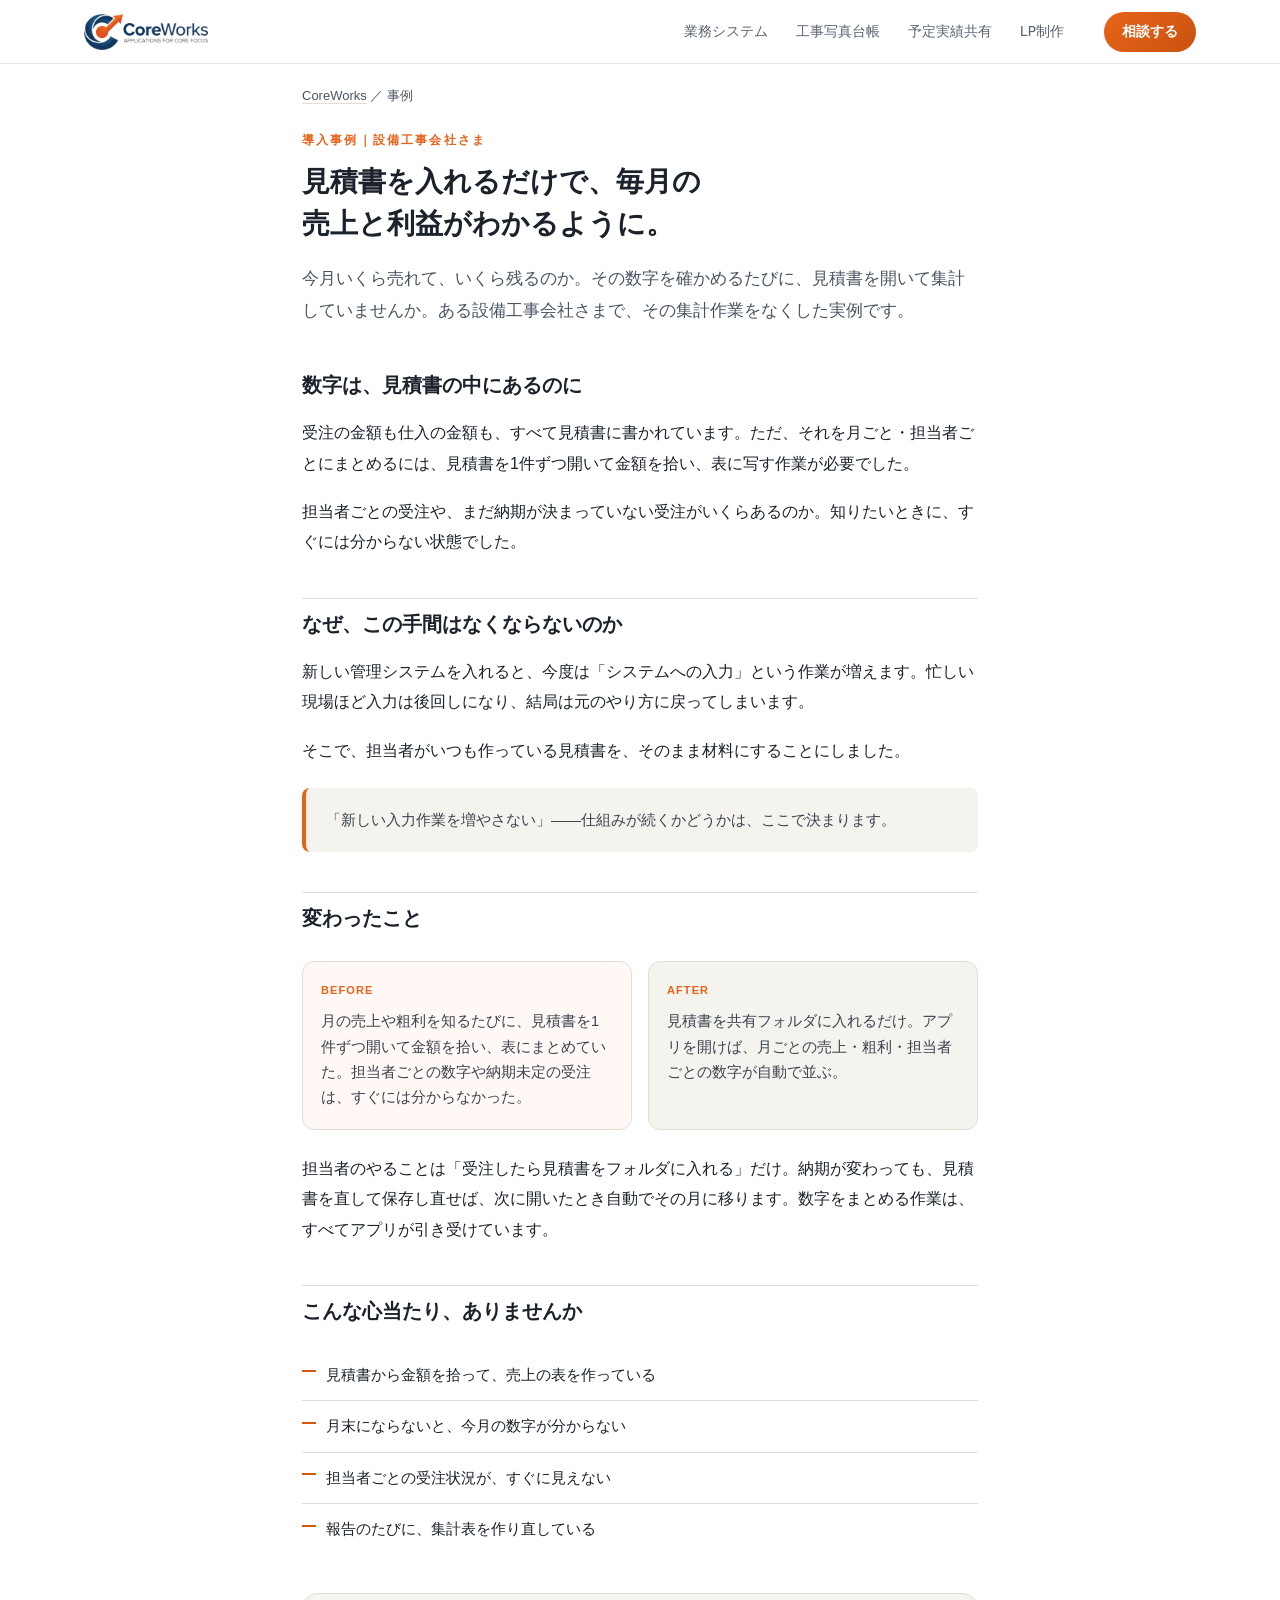
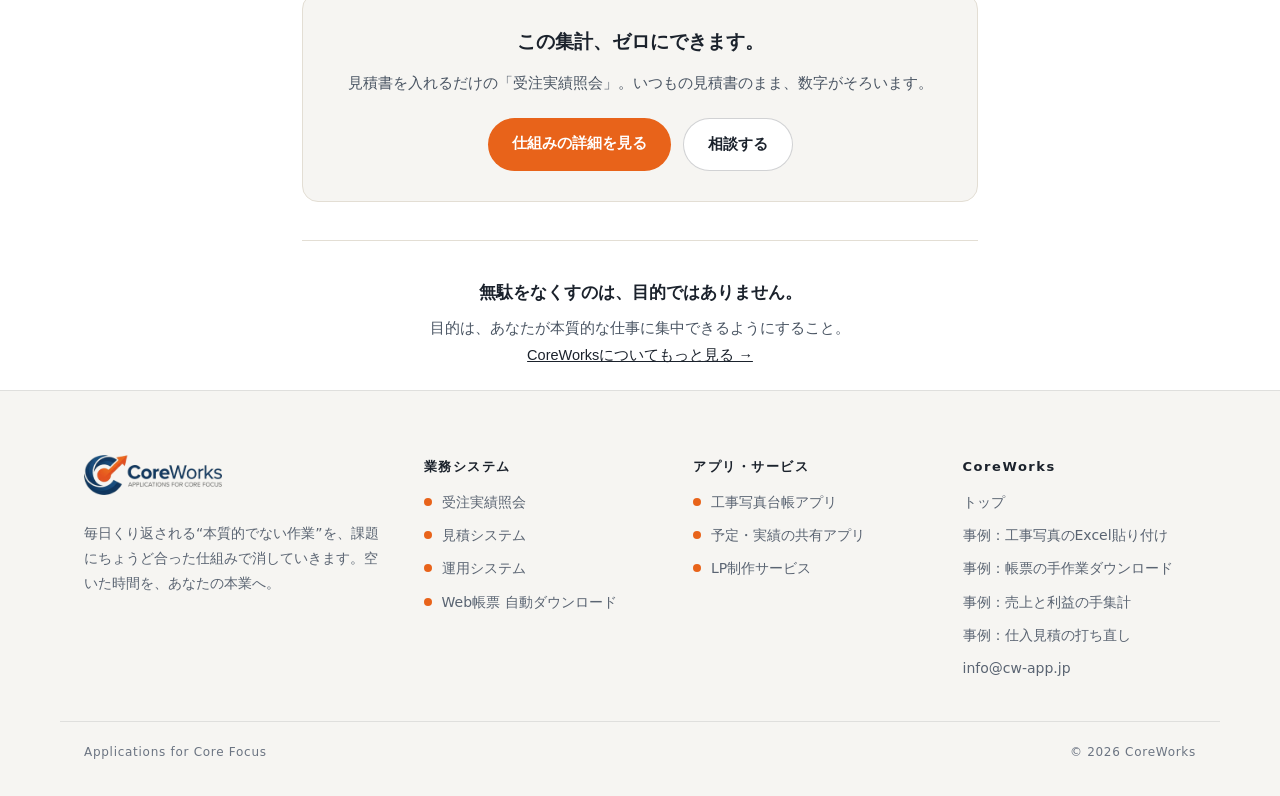
<file: cases/juchu-uriage-shukei.html>
<!DOCTYPE html>
<html lang="ja">
<head>
<meta charset="UTF-8">
<meta name="viewport" content="width=device-width, initial-scale=1.0">
<title>売上と利益の「手集計」をなくす方法｜受注実績照会の実例 - CoreWorks</title>
<meta name="description" content="月の売上や粗利を知るために、見積書を1件ずつ開いて集計していませんか。設備工事会社さまで、見積書を共有フォルダに入れるだけで数字が自動で並ぶようにした実例です。">
<meta property="og:title" content="売上と利益の「手集計」をなくす方法｜CoreWorks">
<meta property="og:description" content="見積書を入れるだけで、毎月の売上と利益がわかるようにした実例。">
<meta property="og:type" content="article">
<meta name="theme-color" content="#ffffff">
<link rel="canonical" href="https://cw-app.jp/cases/juchu-uriage-shukei.html">
<link rel="stylesheet" href="/assets/css/site.css">
<style>
  :root{
    --navy:#1b222c; --navy-deep:#0a0c0f; --orange:#E8631A; --orange-soft:#fbeee4;
    --ink:#1b222c; --muted:#4a5563; --line:#e3ded4; --soft:#f5f3ee; --softer:#faf8f4;
    --shadow-sm:0 8px 24px -12px rgba(10,12,15,.22);
  }
  *{box-sizing:border-box; margin:0; padding:0;}
  html{scroll-behavior:smooth;}
  body{font-family:-apple-system,BlinkMacSystemFont,"Hiragino Kaku Gothic ProN","Yu Gothic UI","Meiryo",sans-serif; color:var(--ink); line-height:1.9; background:#fff; font-size:16px; -webkit-font-smoothing:antialiased;}
  .wrap{max-width:720px; margin:0 auto; padding:0 22px;}
  a{color:var(--navy);}

  header.site{padding:4px 0; border-bottom:1px solid var(--line); position:sticky; top:0; background:rgba(255,255,255,.94); backdrop-filter:blur(10px); z-index:30;}
  header.site .wrap{max-width:960px; display:flex; align-items:center; justify-content:space-between;}
  header.site img{height:40px; width:auto;}
  header.site a.cta{font-size:13px; font-weight:700; color:#fff; background:var(--orange); padding:9px 17px; border-radius:999px; text-decoration:none;}

  .crumb{font-size:13px; color:var(--muted); padding:20px 0 0;}
  .crumb a{color:var(--muted); text-decoration:none; border-bottom:1px solid var(--line);}
  .crumb a:hover{color:var(--orange); border-color:var(--orange);}

  article{padding:20px 0 10px;}
  .eyebrow{font-size:12px; letter-spacing:.18em; color:var(--orange); font-weight:800; text-transform:uppercase;}
  h1{font-size:28px; line-height:1.5; color:var(--navy); font-weight:800; margin:10px 0 18px; text-wrap:balance;}
  p.lead{font-size:16.5px; color:#4a5563; margin-bottom:30px;}

  h2{font-size:20px; color:var(--navy); font-weight:800; margin:40px 0 14px; padding-top:6px; border-top:1px solid var(--line);}
  h2:first-of-type{border-top:none; padding-top:0;}
  p{margin-bottom:18px; color:var(--ink);}
  strong{color:var(--navy);}

  .quote{background:var(--soft); border-left:4px solid var(--orange); border-radius:8px; padding:18px 20px; margin:22px 0; font-size:15px; color:#3a4350;}

  .ba{display:grid; grid-template-columns:1fr 1fr; gap:16px; margin:24px 0;}
  .ba .col{border-radius:12px; padding:18px; border:1px solid var(--line);}
  .ba .b{background:#fff8f4;}
  .ba .a{background:#f5f3ee;}
  .ba .ll{font-size:11px; font-weight:800; letter-spacing:.1em; text-transform:uppercase; margin-bottom:8px;}
  .ba .b .ll{color:var(--orange);}
  .ba .a .ll{color:#E8631A;}
  .ba .txt{font-size:14.5px; color:#3a4350; line-height:1.75;}

  ul.checks{list-style:none; margin:20px 0;}
  ul.checks li{display:flex; align-items:flex-start; gap:10px; padding:11px 0; border-bottom:1px solid var(--line); font-size:15px;}
  ul.checks li:last-child{border-bottom:none;}
  ul.checks li svg{flex:none; margin-top:3px; color:var(--orange);}

  .cta-box{background:var(--navy); color:#fff; border-radius:16px; padding:30px 26px; margin:38px 0; text-align:center;}
  .cta-box h3{font-size:19px; margin-bottom:10px; font-weight:800;}
  .cta-box p{color:#c9ccd1; font-size:14.5px; margin-bottom:20px;}
  .cta-box .btns{display:flex; gap:12px; justify-content:center; flex-wrap:wrap;}
  .btn{display:inline-block; text-decoration:none; font-weight:700; font-size:14.5px; padding:12px 24px; border-radius:999px;}
  .btn.primary{background:var(--orange); color:#fff;}
  .btn.ghost{background:rgba(255,255,255,.08); color:#fff; border:1.5px solid rgba(255,255,255,.35);}

  .principle{text-align:center; padding:36px 0 10px; color:var(--muted); font-size:14.5px; border-top:1px solid var(--line); margin-top:20px;}
  .principle strong{color:var(--navy); display:block; font-size:16.5px; margin-bottom:6px;}

  footer.site{padding:30px 0; border-top:1px solid var(--line); text-align:center; color:var(--muted); font-size:12.5px; margin-top:20px;}
  footer.site a{color:var(--muted);}

  @media(max-width:600px){
    .ba{grid-template-columns:1fr;}
    h1{font-size:23px;}
  }

/* 白基調（2026-09-26） */
.cta-box{background:#f6f5f2;color:var(--ink);border:1px solid var(--line);}
.cta-box p{color:var(--muted);}
.btn.ghost{background:#fff;color:var(--ink);border:1.5px solid rgba(27,34,44,.2);}

/* チェックアイコンは使わず短い線で（2026-09-26） */
ul.checks li svg{display:none;}
ul.checks li{position:relative;padding-left:24px;}
ul.checks li::before{content:"";position:absolute;left:0;top:1.35em;width:14px;height:2px;background:#D4570F;}
</style>
</head>
<body>

<!--#header-->
<header class="cw-header">
  <div class="cw-header__in">
    <a class="cw-logo" href="/"><img src="/assets/logo-sm.png" alt="CoreWorks" width="124" height="36"></a>
    <nav class="cw-nav" aria-label="メインメニュー">
      <a href="/#works">業務システム</a>
      <a href="/koji/">工事写真台帳</a>
      <a href="/schedule/">予定実績共有</a>
      <a href="/lp-service/">LP制作</a>
    </nav>
    <a class="cw-btn cw-btn--sm" href="mailto:info@cw-app.jp?subject=CoreWorksへの相談">相談する</a>
    <details class="cw-menu">
      <summary aria-label="メニューを開く"><span></span></summary>
      <nav class="cw-menu__panel" aria-label="メニュー">
        <a href="/">トップ</a>
        <a href="/juchu/">受注実績照会</a>
        <a href="/mitsumori/">見積システム</a>
        <a href="/unyo/">運用システム</a>
        <a href="/webchohyo/">Web帳票 自動ダウンロード</a>
        <a href="/koji/">工事写真台帳アプリ</a>
        <a href="/schedule/">予定・実績の共有アプリ</a>
        <a href="/lp-service/">LP制作サービス</a>
        <a class="cw-btn" href="mailto:info@cw-app.jp?subject=CoreWorksへの相談">相談する</a>
      </nav>
    </details>
  </div>
</header>
<!--/header-->

<div class="wrap">
  <div class="crumb"><a href="../index.html">CoreWorks</a> ／ 事例</div>

  <article>
    <div class="eyebrow">導入事例｜設備工事会社さま</div>
    <h1>見積書を入れるだけで、毎月の売上と利益がわかるように。</h1>
    <p class="lead">今月いくら売れて、いくら残るのか。その数字を確かめるたびに、見積書を開いて集計していませんか。ある設備工事会社さまで、その集計作業をなくした実例です。</p>

    <h2>数字は、見積書の中にあるのに</h2>
    <p>受注の金額も仕入の金額も、すべて見積書に書かれています。ただ、それを月ごと・担当者ごとにまとめるには、見積書を1件ずつ開いて金額を拾い、表に写す作業が必要でした。</p>
    <p>担当者ごとの受注や、まだ納期が決まっていない受注がいくらあるのか。知りたいときに、すぐには分からない状態でした。</p>

    <h2>なぜ、この手間はなくならないのか</h2>
    <p>新しい管理システムを入れると、今度は「システムへの入力」という作業が増えます。忙しい現場ほど入力は後回しになり、結局は元のやり方に戻ってしまいます。</p>
    <p>そこで、担当者がいつも作っている見積書を、そのまま材料にすることにしました。</p>
    <div class="quote">「新しい入力作業を増やさない」——仕組みが続くかどうかは、ここで決まります。</div>

    <h2>変わったこと</h2>
    <div class="ba">
      <div class="col b">
        <div class="ll">Before</div>
        <div class="txt">月の売上や粗利を知るたびに、見積書を1件ずつ開いて金額を拾い、表にまとめていた。担当者ごとの数字や納期未定の受注は、すぐには分からなかった。</div>
      </div>
      <div class="col a">
        <div class="ll">After</div>
        <div class="txt">見積書を共有フォルダに入れるだけ。アプリを開けば、月ごとの売上・粗利・担当者ごとの数字が自動で並ぶ。</div>
      </div>
    </div>
    <p>担当者のやることは「受注したら見積書をフォルダに入れる」だけ。納期が変わっても、見積書を直して保存し直せば、次に開いたとき自動でその月に移ります。数字をまとめる作業は、すべてアプリが引き受けています。</p>

    <h2>こんな心当たり、ありませんか</h2>
    <ul class="checks">
      <li>見積書から金額を拾って、売上の表を作っている</li>
      <li>月末にならないと、今月の数字が分からない</li>
      <li>担当者ごとの受注状況が、すぐに見えない</li>
      <li>報告のたびに、集計表を作り直している</li>
    </ul>

    <div class="cta-box">
      <h3>この集計、ゼロにできます。</h3>
      <p>見積書を入れるだけの「受注実績照会」。いつもの見積書のまま、数字がそろいます。</p>
      <div class="btns">
        <a class="btn primary" href="/juchu/">仕組みの詳細を見る</a>
        <a class="btn ghost" href="mailto:info@cw-app.jp?subject=受注実績照会について">相談する</a>
      </div>
    </div>

    <div class="principle">
      <strong>無駄をなくすのは、目的ではありません。</strong>
      目的は、あなたが本質的な仕事に集中できるようにすること。<br>
      <a href="../index.html">CoreWorksについてもっと見る →</a>
    </div>
  </article>
</div>

<!--#footer-->
<footer class="cw-footer">
  <div class="cw-footer__in">
    <div class="cw-footer__brand">
      <a href="/"><img src="/assets/logo-sm.png" alt="CoreWorks" width="138" height="40" loading="lazy"></a>
      <p>毎日くり返される“本質的でない作業”を、課題にちょうど合った仕組みで消していきます。空いた時間を、あなたの本業へ。</p>
    </div>
    <div>
      <h3>業務システム</h3>
      <ul>
        <li><a href="/juchu/"><span class="cw-footer__dot" style="background:var(--cw-accent)"></span>受注実績照会</a></li>
        <li><a href="/mitsumori/"><span class="cw-footer__dot" style="background:var(--cw-accent)"></span>見積システム</a></li>
        <li><a href="/unyo/"><span class="cw-footer__dot" style="background:var(--cw-accent)"></span>運用システム</a></li>
        <li><a href="/webchohyo/"><span class="cw-footer__dot" style="background:var(--cw-accent)"></span>Web帳票 自動ダウンロード</a></li>
      </ul>
    </div>
    <div>
      <h3>アプリ・サービス</h3>
      <ul>
        <li><a href="/koji/"><span class="cw-footer__dot" style="background:var(--cw-accent)"></span>工事写真台帳アプリ</a></li>
        <li><a href="/schedule/"><span class="cw-footer__dot" style="background:var(--cw-accent)"></span>予定・実績の共有アプリ</a></li>
        <li><a href="/lp-service/"><span class="cw-footer__dot" style="background:var(--cw-accent)"></span>LP制作サービス</a></li>
      </ul>
    </div>
    <div>
      <h3>CoreWorks</h3>
      <ul>
        <li><a href="/">トップ</a></li>
        <li><a href="/cases/koji-shashin-daicho.html">事例：工事写真のExcel貼り付け</a></li>
        <li><a href="/cases/webchohyo-jido-dl.html">事例：帳票の手作業ダウンロード</a></li>
        <li><a href="/cases/juchu-uriage-shukei.html" aria-current="page">事例：売上と利益の手集計</a></li>
        <li><a href="/cases/mitsumori-sakusei.html">事例：仕入見積の打ち直し</a></li>
        <li><a href="mailto:info@cw-app.jp?subject=CoreWorksへの相談">info@cw-app.jp</a></li>
      </ul>
    </div>
  </div>
  <div class="cw-footer__bottom">
    <span>Applications for Core Focus</span>
    <span>© 2026 CoreWorks</span>
  </div>
</footer>
<!--/footer-->

</body>
</html>
</file>
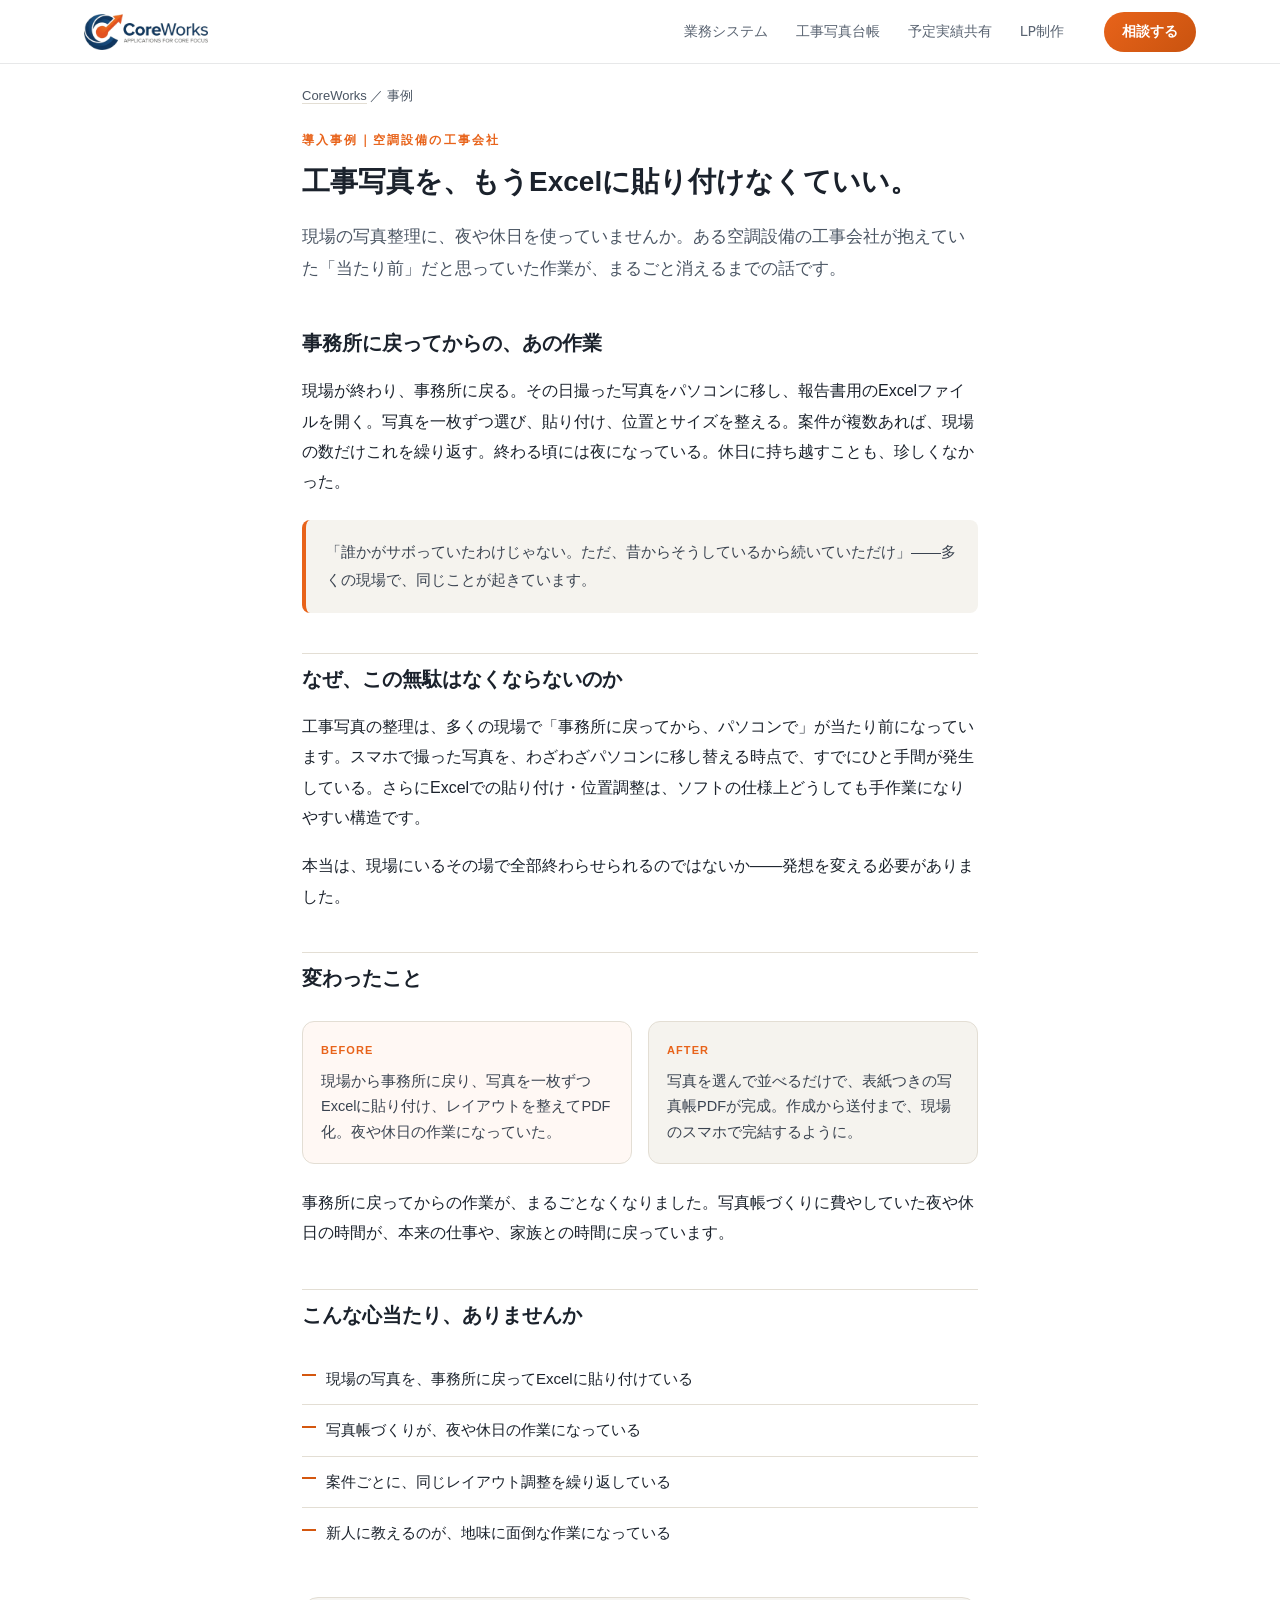
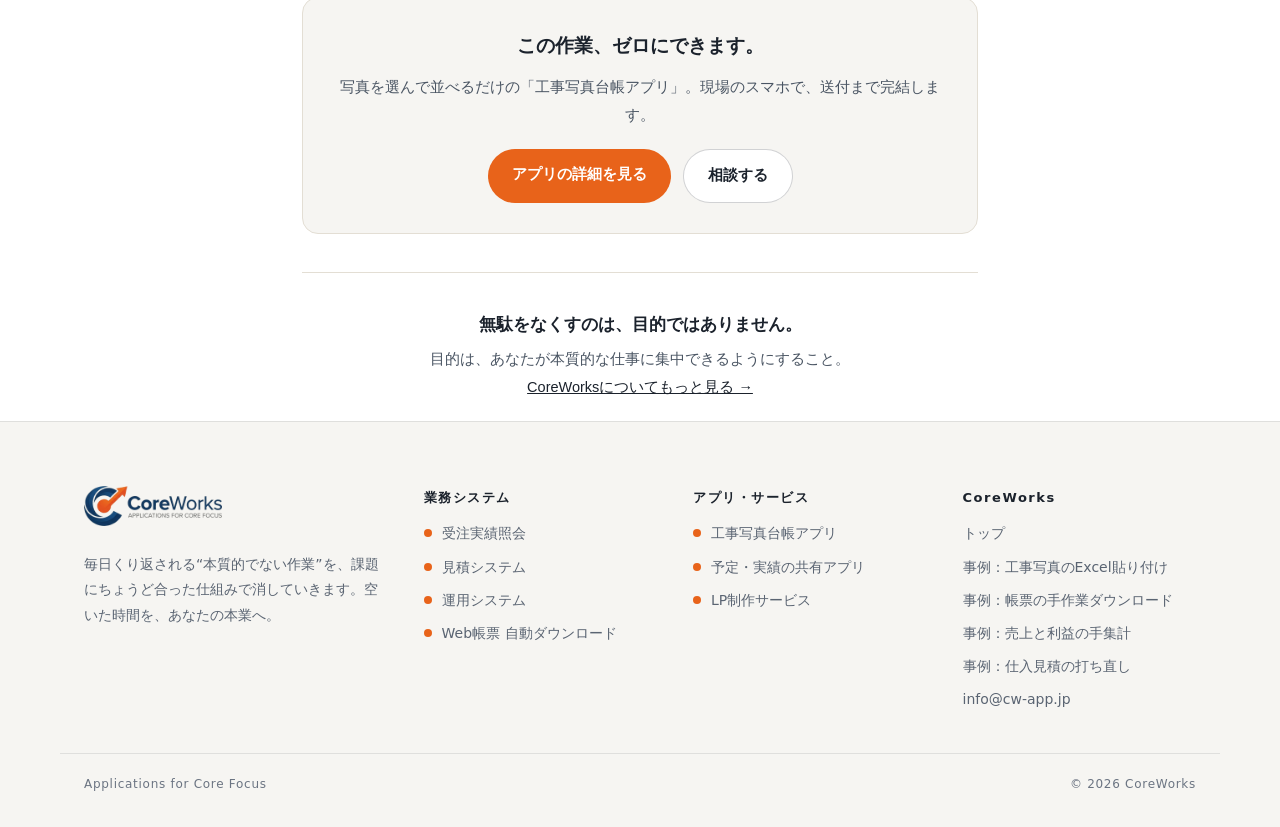
<file: cases/koji-shashin-daicho.html>
<!DOCTYPE html>
<html lang="ja">
<head>
<meta charset="UTF-8">
<meta name="viewport" content="width=device-width, initial-scale=1.0">
<title>工事写真の「Excel貼り付け」をなくす方法｜工事写真台帳アプリの実例 - CoreWorks</title>
<meta name="description" content="現場から事務所に戻り、写真を一枚ずつExcelに貼り付けてPDF化する作業に、夜や休日を使っていませんか。空調設備の工事会社が、その手作業を丸ごとなくした実例を紹介します。">
<meta property="og:title" content="工事写真の「Excel貼り付け」をなくす方法｜CoreWorks">
<meta property="og:description" content="現場の写真整理、事務所に戻ってからのExcel作業をなくした実例。">
<meta property="og:type" content="article">
<meta name="theme-color" content="#ffffff">
<link rel="canonical" href="https://cw-app.jp/cases/koji-shashin-daicho.html">
<link rel="stylesheet" href="/assets/css/site.css">
<style>
  :root{
    --navy:#1b222c; --navy-deep:#0a0c0f; --orange:#E8631A; --orange-soft:#fbeee4;
    --ink:#1b222c; --muted:#4a5563; --line:#e3ded4; --soft:#f5f3ee; --softer:#faf8f4;
    --shadow-sm:0 8px 24px -12px rgba(10,12,15,.22);
  }
  *{box-sizing:border-box; margin:0; padding:0;}
  html{scroll-behavior:smooth;}
  body{font-family:-apple-system,BlinkMacSystemFont,"Hiragino Kaku Gothic ProN","Yu Gothic UI","Meiryo",sans-serif; color:var(--ink); line-height:1.9; background:#fff; font-size:16px; -webkit-font-smoothing:antialiased;}
  .wrap{max-width:720px; margin:0 auto; padding:0 22px;}
  a{color:var(--navy);}

  header.site{padding:4px 0; border-bottom:1px solid var(--line); position:sticky; top:0; background:rgba(255,255,255,.94); backdrop-filter:blur(10px); z-index:30;}
  header.site .wrap{max-width:960px; display:flex; align-items:center; justify-content:space-between;}
  header.site img{height:40px; width:auto;}
  header.site a.cta{font-size:13px; font-weight:700; color:#fff; background:var(--orange); padding:9px 17px; border-radius:999px; text-decoration:none;}

  .crumb{font-size:13px; color:var(--muted); padding:20px 0 0;}
  .crumb a{color:var(--muted); text-decoration:none; border-bottom:1px solid var(--line);}
  .crumb a:hover{color:var(--orange); border-color:var(--orange);}

  article{padding:20px 0 10px;}
  .eyebrow{font-size:12px; letter-spacing:.18em; color:var(--orange); font-weight:800; text-transform:uppercase;}
  h1{font-size:28px; line-height:1.5; color:var(--navy); font-weight:800; margin:10px 0 18px; text-wrap:balance;}
  p.lead{font-size:16.5px; color:#4a5563; margin-bottom:30px;}

  h2{font-size:20px; color:var(--navy); font-weight:800; margin:40px 0 14px; padding-top:6px; border-top:1px solid var(--line);}
  h2:first-of-type{border-top:none; padding-top:0;}
  p{margin-bottom:18px; color:var(--ink);}
  strong{color:var(--navy);}

  .quote{background:var(--soft); border-left:4px solid var(--orange); border-radius:8px; padding:18px 20px; margin:22px 0; font-size:15px; color:#3a4350;}

  .ba{display:grid; grid-template-columns:1fr 1fr; gap:16px; margin:24px 0;}
  .ba .col{border-radius:12px; padding:18px; border:1px solid var(--line);}
  .ba .b{background:#fff8f4;}
  .ba .a{background:#f5f3ee;}
  .ba .ll{font-size:11px; font-weight:800; letter-spacing:.1em; text-transform:uppercase; margin-bottom:8px;}
  .ba .b .ll{color:var(--orange);}
  .ba .a .ll{color:#E8631A;}
  .ba .txt{font-size:14.5px; color:#3a4350; line-height:1.75;}

  ul.checks{list-style:none; margin:20px 0;}
  ul.checks li{display:flex; align-items:flex-start; gap:10px; padding:11px 0; border-bottom:1px solid var(--line); font-size:15px;}
  ul.checks li:last-child{border-bottom:none;}
  ul.checks li svg{flex:none; margin-top:3px; color:var(--orange);}

  .cta-box{background:var(--navy); color:#fff; border-radius:16px; padding:30px 26px; margin:38px 0; text-align:center;}
  .cta-box h3{font-size:19px; margin-bottom:10px; font-weight:800;}
  .cta-box p{color:#c9ccd1; font-size:14.5px; margin-bottom:20px;}
  .cta-box .btns{display:flex; gap:12px; justify-content:center; flex-wrap:wrap;}
  .btn{display:inline-block; text-decoration:none; font-weight:700; font-size:14.5px; padding:12px 24px; border-radius:999px;}
  .btn.primary{background:var(--orange); color:#fff;}
  .btn.ghost{background:rgba(255,255,255,.08); color:#fff; border:1.5px solid rgba(255,255,255,.35);}

  .principle{text-align:center; padding:36px 0 10px; color:var(--muted); font-size:14.5px; border-top:1px solid var(--line); margin-top:20px;}
  .principle strong{color:var(--navy); display:block; font-size:16.5px; margin-bottom:6px;}

  footer.site{padding:30px 0; border-top:1px solid var(--line); text-align:center; color:var(--muted); font-size:12.5px; margin-top:20px;}
  footer.site a{color:var(--muted);}

  @media(max-width:600px){
    .ba{grid-template-columns:1fr;}
    h1{font-size:23px;}
  }

/* 白基調（2026-09-26） */
.cta-box{background:#f6f5f2;color:var(--ink);border:1px solid var(--line);}
.cta-box p{color:var(--muted);}
.btn.ghost{background:#fff;color:var(--ink);border:1.5px solid rgba(27,34,44,.2);}

/* チェックアイコンは使わず短い線で（2026-09-26） */
ul.checks li svg{display:none;}
ul.checks li{position:relative;padding-left:24px;}
ul.checks li::before{content:"";position:absolute;left:0;top:1.35em;width:14px;height:2px;background:#D4570F;}
</style>
</head>
<body>

<!--#header-->
<header class="cw-header">
  <div class="cw-header__in">
    <a class="cw-logo" href="/"><img src="/assets/logo-sm.png" alt="CoreWorks" width="124" height="36"></a>
    <nav class="cw-nav" aria-label="メインメニュー">
      <a href="/#works">業務システム</a>
      <a href="/koji/">工事写真台帳</a>
      <a href="/schedule/">予定実績共有</a>
      <a href="/lp-service/">LP制作</a>
    </nav>
    <a class="cw-btn cw-btn--sm" href="mailto:info@cw-app.jp?subject=CoreWorksへの相談">相談する</a>
    <details class="cw-menu">
      <summary aria-label="メニューを開く"><span></span></summary>
      <nav class="cw-menu__panel" aria-label="メニュー">
        <a href="/">トップ</a>
        <a href="/juchu/">受注実績照会</a>
        <a href="/mitsumori/">見積システム</a>
        <a href="/unyo/">運用システム</a>
        <a href="/webchohyo/">Web帳票 自動ダウンロード</a>
        <a href="/koji/">工事写真台帳アプリ</a>
        <a href="/schedule/">予定・実績の共有アプリ</a>
        <a href="/lp-service/">LP制作サービス</a>
        <a class="cw-btn" href="mailto:info@cw-app.jp?subject=CoreWorksへの相談">相談する</a>
      </nav>
    </details>
  </div>
</header>
<!--/header-->

<div class="wrap">
  <div class="crumb"><a href="../index.html">CoreWorks</a> ／ 事例</div>

  <article>
    <div class="eyebrow">導入事例｜空調設備の工事会社</div>
    <h1>工事写真を、もうExcelに貼り付けなくていい。</h1>
    <p class="lead">現場の写真整理に、夜や休日を使っていませんか。ある空調設備の工事会社が抱えていた「当たり前」だと思っていた作業が、まるごと消えるまでの話です。</p>

    <h2>事務所に戻ってからの、あの作業</h2>
    <p>現場が終わり、事務所に戻る。その日撮った写真をパソコンに移し、報告書用のExcelファイルを開く。写真を一枚ずつ選び、貼り付け、位置とサイズを整える。案件が複数あれば、現場の数だけこれを繰り返す。終わる頃には夜になっている。休日に持ち越すことも、珍しくなかった。</p>
    <div class="quote">「誰かがサボっていたわけじゃない。ただ、昔からそうしているから続いていただけ」——多くの現場で、同じことが起きています。</div>

    <h2>なぜ、この無駄はなくならないのか</h2>
    <p>工事写真の整理は、多くの現場で「事務所に戻ってから、パソコンで」が当たり前になっています。スマホで撮った写真を、わざわざパソコンに移し替える時点で、すでにひと手間が発生している。さらにExcelでの貼り付け・位置調整は、ソフトの仕様上どうしても手作業になりやすい構造です。</p>
    <p>本当は、現場にいるその場で全部終わらせられるのではないか——発想を変える必要がありました。</p>

    <h2>変わったこと</h2>
    <div class="ba">
      <div class="col b">
        <div class="ll">Before</div>
        <div class="txt">現場から事務所に戻り、写真を一枚ずつExcelに貼り付け、レイアウトを整えてPDF化。夜や休日の作業になっていた。</div>
      </div>
      <div class="col a">
        <div class="ll">After</div>
        <div class="txt">写真を選んで並べるだけで、表紙つきの写真帳PDFが完成。作成から送付まで、現場のスマホで完結するように。</div>
      </div>
    </div>
    <p>事務所に戻ってからの作業が、まるごとなくなりました。写真帳づくりに費やしていた夜や休日の時間が、本来の仕事や、家族との時間に戻っています。</p>

    <h2>こんな心当たり、ありませんか</h2>
    <ul class="checks">
      <li><svg width="18" height="18" viewBox="0 0 24 24" fill="none"><path d="M5 12l5 5L20 6" stroke="currentColor" stroke-width="2.4" stroke-linecap="round" stroke-linejoin="round"/></svg>現場の写真を、事務所に戻ってExcelに貼り付けている</li>
      <li><svg width="18" height="18" viewBox="0 0 24 24" fill="none"><path d="M5 12l5 5L20 6" stroke="currentColor" stroke-width="2.4" stroke-linecap="round" stroke-linejoin="round"/></svg>写真帳づくりが、夜や休日の作業になっている</li>
      <li><svg width="18" height="18" viewBox="0 0 24 24" fill="none"><path d="M5 12l5 5L20 6" stroke="currentColor" stroke-width="2.4" stroke-linecap="round" stroke-linejoin="round"/></svg>案件ごとに、同じレイアウト調整を繰り返している</li>
      <li><svg width="18" height="18" viewBox="0 0 24 24" fill="none"><path d="M5 12l5 5L20 6" stroke="currentColor" stroke-width="2.4" stroke-linecap="round" stroke-linejoin="round"/></svg>新人に教えるのが、地味に面倒な作業になっている</li>
    </ul>

    <div class="cta-box">
      <h3>この作業、ゼロにできます。</h3>
      <p>写真を選んで並べるだけの「工事写真台帳アプリ」。現場のスマホで、送付まで完結します。</p>
      <div class="btns">
        <a class="btn primary" href="/koji/">アプリの詳細を見る</a>
        <a class="btn ghost" href="mailto:info@cw-app.jp?subject=工事写真台帳アプリの相談">相談する</a>
      </div>
    </div>

    <div class="principle">
      <strong>無駄をなくすのは、目的ではありません。</strong>
      目的は、あなたが本質的な仕事に集中できるようにすること。<br>
      <a href="../index.html">CoreWorksについてもっと見る →</a>
    </div>
  </article>
</div>

<!--#footer-->
<footer class="cw-footer">
  <div class="cw-footer__in">
    <div class="cw-footer__brand">
      <a href="/"><img src="/assets/logo-sm.png" alt="CoreWorks" width="138" height="40" loading="lazy"></a>
      <p>毎日くり返される“本質的でない作業”を、課題にちょうど合った仕組みで消していきます。空いた時間を、あなたの本業へ。</p>
    </div>
    <div>
      <h3>業務システム</h3>
      <ul>
        <li><a href="/juchu/"><span class="cw-footer__dot" style="background:var(--cw-accent)"></span>受注実績照会</a></li>
        <li><a href="/mitsumori/"><span class="cw-footer__dot" style="background:var(--cw-accent)"></span>見積システム</a></li>
        <li><a href="/unyo/"><span class="cw-footer__dot" style="background:var(--cw-accent)"></span>運用システム</a></li>
        <li><a href="/webchohyo/"><span class="cw-footer__dot" style="background:var(--cw-accent)"></span>Web帳票 自動ダウンロード</a></li>
      </ul>
    </div>
    <div>
      <h3>アプリ・サービス</h3>
      <ul>
        <li><a href="/koji/"><span class="cw-footer__dot" style="background:var(--cw-accent)"></span>工事写真台帳アプリ</a></li>
        <li><a href="/schedule/"><span class="cw-footer__dot" style="background:var(--cw-accent)"></span>予定・実績の共有アプリ</a></li>
        <li><a href="/lp-service/"><span class="cw-footer__dot" style="background:var(--cw-accent)"></span>LP制作サービス</a></li>
      </ul>
    </div>
    <div>
      <h3>CoreWorks</h3>
      <ul>
        <li><a href="/">トップ</a></li>
        <li><a href="/cases/koji-shashin-daicho.html" aria-current="page">事例：工事写真のExcel貼り付け</a></li>
        <li><a href="/cases/webchohyo-jido-dl.html">事例：帳票の手作業ダウンロード</a></li>
        <li><a href="/cases/juchu-uriage-shukei.html">事例：売上と利益の手集計</a></li>
        <li><a href="/cases/mitsumori-sakusei.html">事例：仕入見積の打ち直し</a></li>
        <li><a href="mailto:info@cw-app.jp?subject=CoreWorksへの相談">info@cw-app.jp</a></li>
      </ul>
    </div>
  </div>
  <div class="cw-footer__bottom">
    <span>Applications for Core Focus</span>
    <span>© 2026 CoreWorks</span>
  </div>
</footer>
<!--/footer-->

</body>
</html>
</file>
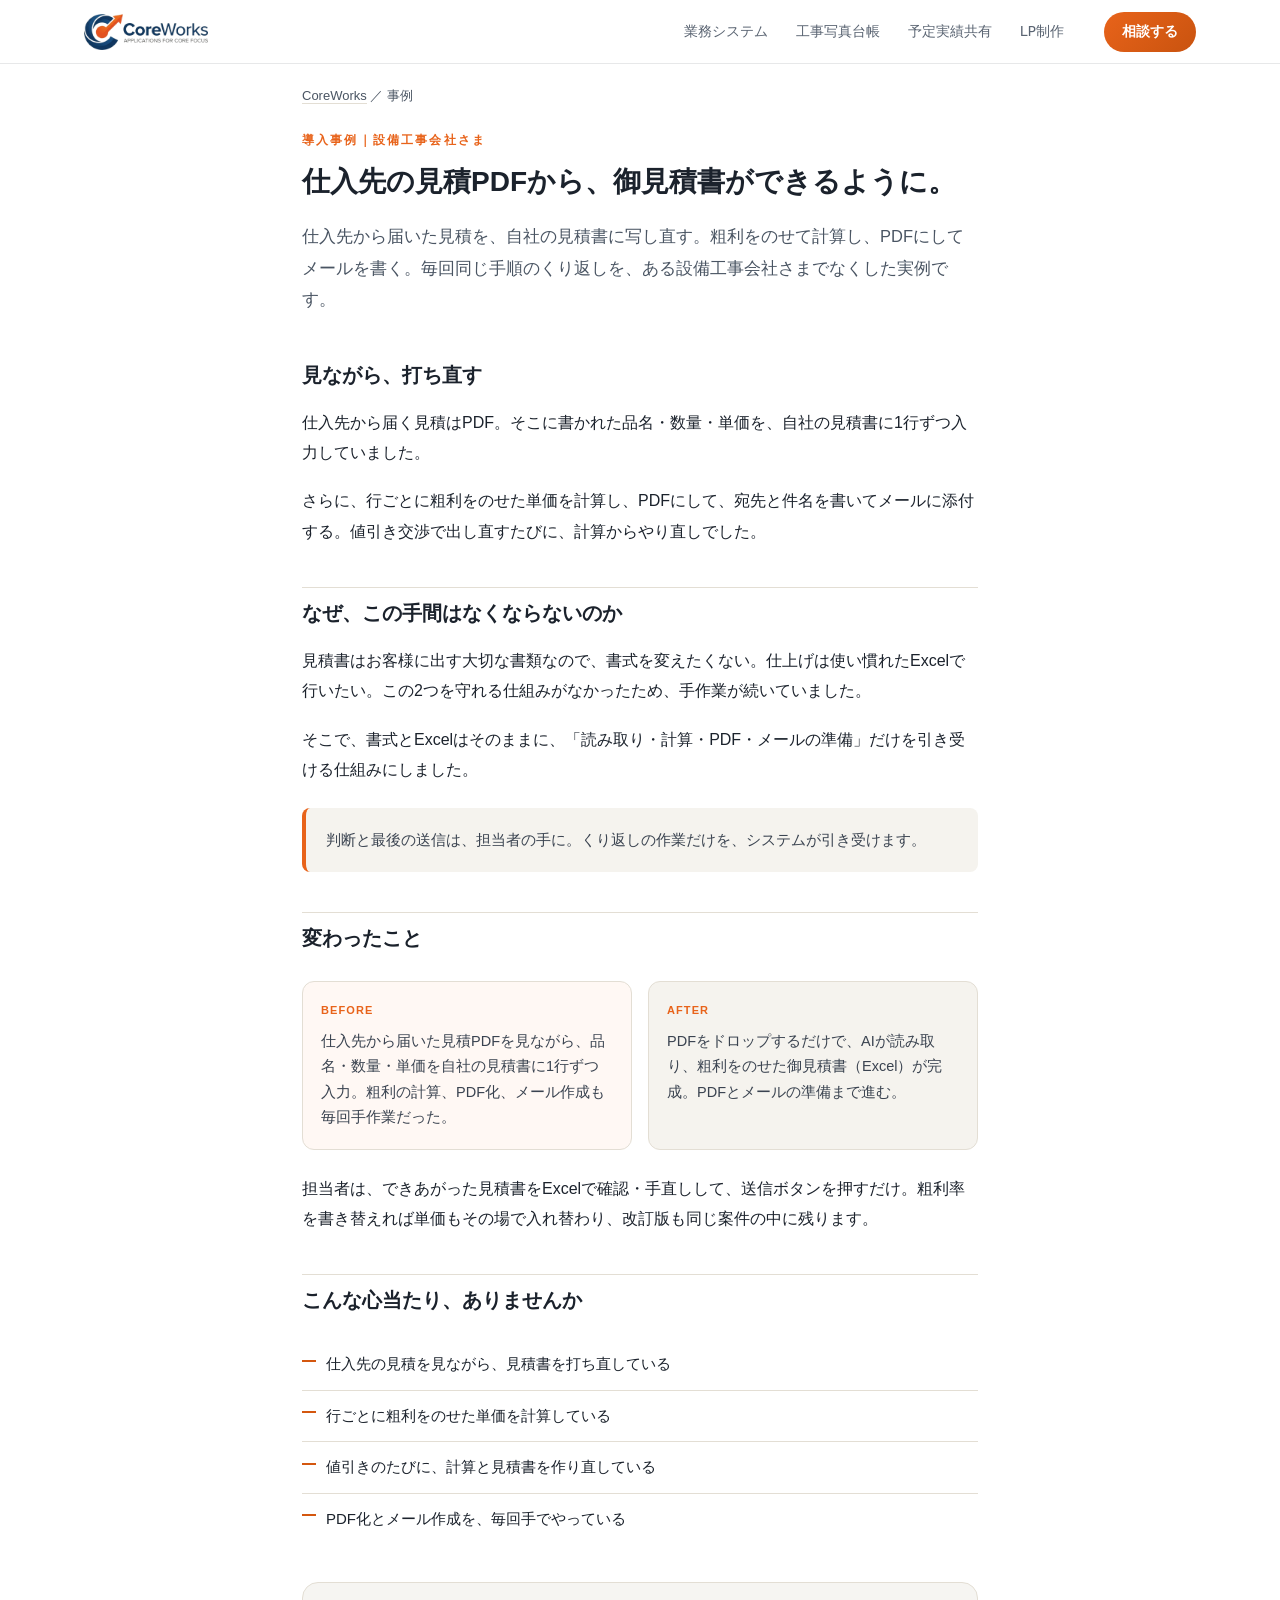
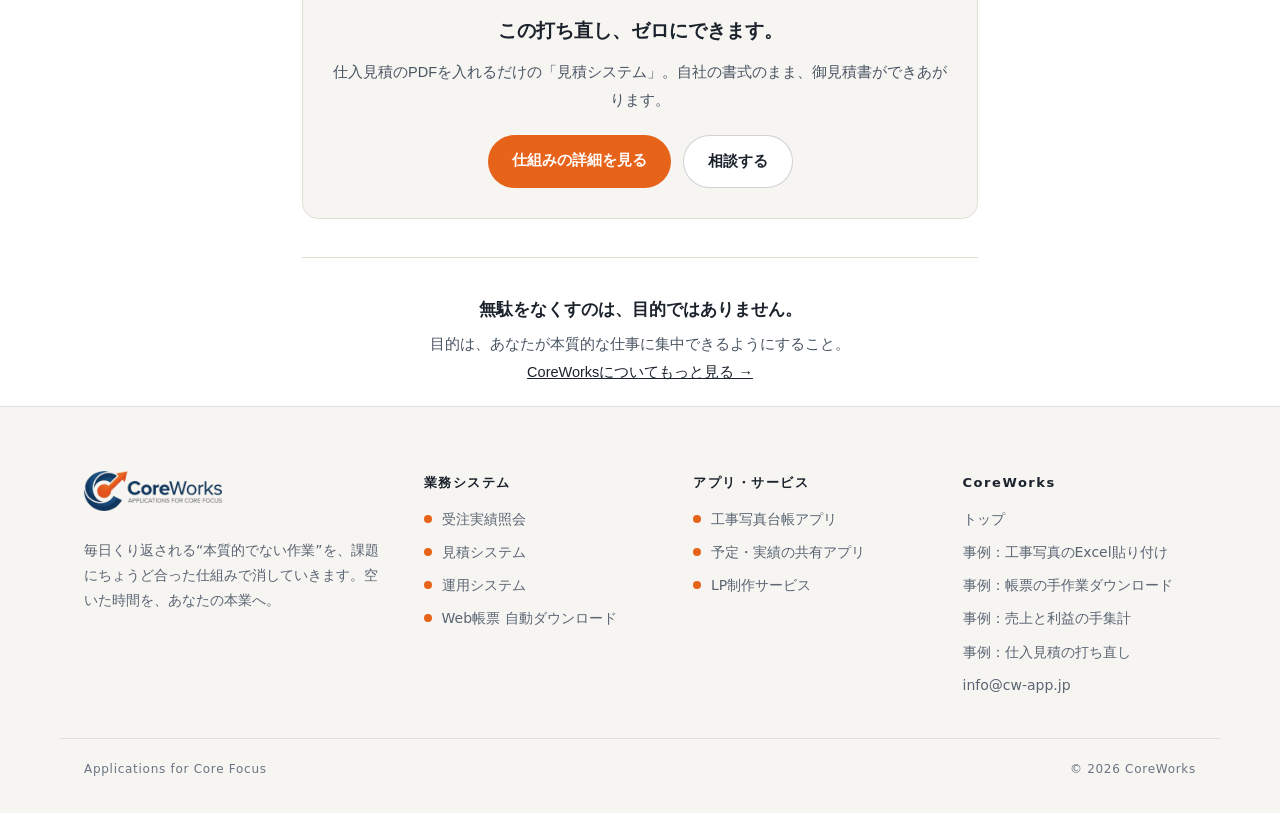
<file: cases/mitsumori-sakusei.html>
<!DOCTYPE html>
<html lang="ja">
<head>
<meta charset="UTF-8">
<meta name="viewport" content="width=device-width, initial-scale=1.0">
<title>仕入見積の「打ち直し」をなくす方法｜見積システムの実例 - CoreWorks</title>
<meta name="description" content="仕入先の見積PDFを見ながら、自社の見積書に1行ずつ打ち直していませんか。設備工事会社さまで、PDFを入れるだけで御見積書ができるようにした実例です。">
<meta property="og:title" content="仕入見積の「打ち直し」をなくす方法｜CoreWorks">
<meta property="og:description" content="仕入先の見積PDFを入れるだけで、御見積書ができるようにした実例。">
<meta property="og:type" content="article">
<meta name="theme-color" content="#ffffff">
<link rel="canonical" href="https://cw-app.jp/cases/mitsumori-sakusei.html">
<link rel="stylesheet" href="/assets/css/site.css">
<style>
  :root{
    --navy:#1b222c; --navy-deep:#0a0c0f; --orange:#E8631A; --orange-soft:#fbeee4;
    --ink:#1b222c; --muted:#4a5563; --line:#e3ded4; --soft:#f5f3ee; --softer:#faf8f4;
    --shadow-sm:0 8px 24px -12px rgba(10,12,15,.22);
  }
  *{box-sizing:border-box; margin:0; padding:0;}
  html{scroll-behavior:smooth;}
  body{font-family:-apple-system,BlinkMacSystemFont,"Hiragino Kaku Gothic ProN","Yu Gothic UI","Meiryo",sans-serif; color:var(--ink); line-height:1.9; background:#fff; font-size:16px; -webkit-font-smoothing:antialiased;}
  .wrap{max-width:720px; margin:0 auto; padding:0 22px;}
  a{color:var(--navy);}

  header.site{padding:4px 0; border-bottom:1px solid var(--line); position:sticky; top:0; background:rgba(255,255,255,.94); backdrop-filter:blur(10px); z-index:30;}
  header.site .wrap{max-width:960px; display:flex; align-items:center; justify-content:space-between;}
  header.site img{height:40px; width:auto;}
  header.site a.cta{font-size:13px; font-weight:700; color:#fff; background:var(--orange); padding:9px 17px; border-radius:999px; text-decoration:none;}

  .crumb{font-size:13px; color:var(--muted); padding:20px 0 0;}
  .crumb a{color:var(--muted); text-decoration:none; border-bottom:1px solid var(--line);}
  .crumb a:hover{color:var(--orange); border-color:var(--orange);}

  article{padding:20px 0 10px;}
  .eyebrow{font-size:12px; letter-spacing:.18em; color:var(--orange); font-weight:800; text-transform:uppercase;}
  h1{font-size:28px; line-height:1.5; color:var(--navy); font-weight:800; margin:10px 0 18px; text-wrap:balance;}
  p.lead{font-size:16.5px; color:#4a5563; margin-bottom:30px;}

  h2{font-size:20px; color:var(--navy); font-weight:800; margin:40px 0 14px; padding-top:6px; border-top:1px solid var(--line);}
  h2:first-of-type{border-top:none; padding-top:0;}
  p{margin-bottom:18px; color:var(--ink);}
  strong{color:var(--navy);}

  .quote{background:var(--soft); border-left:4px solid var(--orange); border-radius:8px; padding:18px 20px; margin:22px 0; font-size:15px; color:#3a4350;}

  .ba{display:grid; grid-template-columns:1fr 1fr; gap:16px; margin:24px 0;}
  .ba .col{border-radius:12px; padding:18px; border:1px solid var(--line);}
  .ba .b{background:#fff8f4;}
  .ba .a{background:#f5f3ee;}
  .ba .ll{font-size:11px; font-weight:800; letter-spacing:.1em; text-transform:uppercase; margin-bottom:8px;}
  .ba .b .ll{color:var(--orange);}
  .ba .a .ll{color:#E8631A;}
  .ba .txt{font-size:14.5px; color:#3a4350; line-height:1.75;}

  ul.checks{list-style:none; margin:20px 0;}
  ul.checks li{display:flex; align-items:flex-start; gap:10px; padding:11px 0; border-bottom:1px solid var(--line); font-size:15px;}
  ul.checks li:last-child{border-bottom:none;}
  ul.checks li svg{flex:none; margin-top:3px; color:var(--orange);}

  .cta-box{background:var(--navy); color:#fff; border-radius:16px; padding:30px 26px; margin:38px 0; text-align:center;}
  .cta-box h3{font-size:19px; margin-bottom:10px; font-weight:800;}
  .cta-box p{color:#c9ccd1; font-size:14.5px; margin-bottom:20px;}
  .cta-box .btns{display:flex; gap:12px; justify-content:center; flex-wrap:wrap;}
  .btn{display:inline-block; text-decoration:none; font-weight:700; font-size:14.5px; padding:12px 24px; border-radius:999px;}
  .btn.primary{background:var(--orange); color:#fff;}
  .btn.ghost{background:rgba(255,255,255,.08); color:#fff; border:1.5px solid rgba(255,255,255,.35);}

  .principle{text-align:center; padding:36px 0 10px; color:var(--muted); font-size:14.5px; border-top:1px solid var(--line); margin-top:20px;}
  .principle strong{color:var(--navy); display:block; font-size:16.5px; margin-bottom:6px;}

  footer.site{padding:30px 0; border-top:1px solid var(--line); text-align:center; color:var(--muted); font-size:12.5px; margin-top:20px;}
  footer.site a{color:var(--muted);}

  @media(max-width:600px){
    .ba{grid-template-columns:1fr;}
    h1{font-size:23px;}
  }

/* 白基調（2026-09-26） */
.cta-box{background:#f6f5f2;color:var(--ink);border:1px solid var(--line);}
.cta-box p{color:var(--muted);}
.btn.ghost{background:#fff;color:var(--ink);border:1.5px solid rgba(27,34,44,.2);}

/* チェックアイコンは使わず短い線で（2026-09-26） */
ul.checks li svg{display:none;}
ul.checks li{position:relative;padding-left:24px;}
ul.checks li::before{content:"";position:absolute;left:0;top:1.35em;width:14px;height:2px;background:#D4570F;}
</style>
</head>
<body>

<!--#header-->
<header class="cw-header">
  <div class="cw-header__in">
    <a class="cw-logo" href="/"><img src="/assets/logo-sm.png" alt="CoreWorks" width="124" height="36"></a>
    <nav class="cw-nav" aria-label="メインメニュー">
      <a href="/#works">業務システム</a>
      <a href="/koji/">工事写真台帳</a>
      <a href="/schedule/">予定実績共有</a>
      <a href="/lp-service/">LP制作</a>
    </nav>
    <a class="cw-btn cw-btn--sm" href="mailto:info@cw-app.jp?subject=CoreWorksへの相談">相談する</a>
    <details class="cw-menu">
      <summary aria-label="メニューを開く"><span></span></summary>
      <nav class="cw-menu__panel" aria-label="メニュー">
        <a href="/">トップ</a>
        <a href="/juchu/">受注実績照会</a>
        <a href="/mitsumori/">見積システム</a>
        <a href="/unyo/">運用システム</a>
        <a href="/webchohyo/">Web帳票 自動ダウンロード</a>
        <a href="/koji/">工事写真台帳アプリ</a>
        <a href="/schedule/">予定・実績の共有アプリ</a>
        <a href="/lp-service/">LP制作サービス</a>
        <a class="cw-btn" href="mailto:info@cw-app.jp?subject=CoreWorksへの相談">相談する</a>
      </nav>
    </details>
  </div>
</header>
<!--/header-->

<div class="wrap">
  <div class="crumb"><a href="../index.html">CoreWorks</a> ／ 事例</div>

  <article>
    <div class="eyebrow">導入事例｜設備工事会社さま</div>
    <h1>仕入先の見積PDFから、御見積書ができるように。</h1>
    <p class="lead">仕入先から届いた見積を、自社の見積書に写し直す。粗利をのせて計算し、PDFにしてメールを書く。毎回同じ手順のくり返しを、ある設備工事会社さまでなくした実例です。</p>

    <h2>見ながら、打ち直す</h2>
    <p>仕入先から届く見積はPDF。そこに書かれた品名・数量・単価を、自社の見積書に1行ずつ入力していました。</p>
    <p>さらに、行ごとに粗利をのせた単価を計算し、PDFにして、宛先と件名を書いてメールに添付する。値引き交渉で出し直すたびに、計算からやり直しでした。</p>

    <h2>なぜ、この手間はなくならないのか</h2>
    <p>見積書はお客様に出す大切な書類なので、書式を変えたくない。仕上げは使い慣れたExcelで行いたい。この2つを守れる仕組みがなかったため、手作業が続いていました。</p>
    <p>そこで、書式とExcelはそのままに、「読み取り・計算・PDF・メールの準備」だけを引き受ける仕組みにしました。</p>
    <div class="quote">判断と最後の送信は、担当者の手に。くり返しの作業だけを、システムが引き受けます。</div>

    <h2>変わったこと</h2>
    <div class="ba">
      <div class="col b">
        <div class="ll">Before</div>
        <div class="txt">仕入先から届いた見積PDFを見ながら、品名・数量・単価を自社の見積書に1行ずつ入力。粗利の計算、PDF化、メール作成も毎回手作業だった。</div>
      </div>
      <div class="col a">
        <div class="ll">After</div>
        <div class="txt">PDFをドロップするだけで、AIが読み取り、粗利をのせた御見積書（Excel）が完成。PDFとメールの準備まで進む。</div>
      </div>
    </div>
    <p>担当者は、できあがった見積書をExcelで確認・手直しして、送信ボタンを押すだけ。粗利率を書き替えれば単価もその場で入れ替わり、改訂版も同じ案件の中に残ります。</p>

    <h2>こんな心当たり、ありませんか</h2>
    <ul class="checks">
      <li>仕入先の見積を見ながら、見積書を打ち直している</li>
      <li>行ごとに粗利をのせた単価を計算している</li>
      <li>値引きのたびに、計算と見積書を作り直している</li>
      <li>PDF化とメール作成を、毎回手でやっている</li>
    </ul>

    <div class="cta-box">
      <h3>この打ち直し、ゼロにできます。</h3>
      <p>仕入見積のPDFを入れるだけの「見積システム」。自社の書式のまま、御見積書ができあがります。</p>
      <div class="btns">
        <a class="btn primary" href="/mitsumori/">仕組みの詳細を見る</a>
        <a class="btn ghost" href="mailto:info@cw-app.jp?subject=見積システムについて">相談する</a>
      </div>
    </div>

    <div class="principle">
      <strong>無駄をなくすのは、目的ではありません。</strong>
      目的は、あなたが本質的な仕事に集中できるようにすること。<br>
      <a href="../index.html">CoreWorksについてもっと見る →</a>
    </div>
  </article>
</div>

<!--#footer-->
<footer class="cw-footer">
  <div class="cw-footer__in">
    <div class="cw-footer__brand">
      <a href="/"><img src="/assets/logo-sm.png" alt="CoreWorks" width="138" height="40" loading="lazy"></a>
      <p>毎日くり返される“本質的でない作業”を、課題にちょうど合った仕組みで消していきます。空いた時間を、あなたの本業へ。</p>
    </div>
    <div>
      <h3>業務システム</h3>
      <ul>
        <li><a href="/juchu/"><span class="cw-footer__dot" style="background:var(--cw-accent)"></span>受注実績照会</a></li>
        <li><a href="/mitsumori/"><span class="cw-footer__dot" style="background:var(--cw-accent)"></span>見積システム</a></li>
        <li><a href="/unyo/"><span class="cw-footer__dot" style="background:var(--cw-accent)"></span>運用システム</a></li>
        <li><a href="/webchohyo/"><span class="cw-footer__dot" style="background:var(--cw-accent)"></span>Web帳票 自動ダウンロード</a></li>
      </ul>
    </div>
    <div>
      <h3>アプリ・サービス</h3>
      <ul>
        <li><a href="/koji/"><span class="cw-footer__dot" style="background:var(--cw-accent)"></span>工事写真台帳アプリ</a></li>
        <li><a href="/schedule/"><span class="cw-footer__dot" style="background:var(--cw-accent)"></span>予定・実績の共有アプリ</a></li>
        <li><a href="/lp-service/"><span class="cw-footer__dot" style="background:var(--cw-accent)"></span>LP制作サービス</a></li>
      </ul>
    </div>
    <div>
      <h3>CoreWorks</h3>
      <ul>
        <li><a href="/">トップ</a></li>
        <li><a href="/cases/koji-shashin-daicho.html">事例：工事写真のExcel貼り付け</a></li>
        <li><a href="/cases/webchohyo-jido-dl.html">事例：帳票の手作業ダウンロード</a></li>
        <li><a href="/cases/juchu-uriage-shukei.html">事例：売上と利益の手集計</a></li>
        <li><a href="/cases/mitsumori-sakusei.html" aria-current="page">事例：仕入見積の打ち直し</a></li>
        <li><a href="mailto:info@cw-app.jp?subject=CoreWorksへの相談">info@cw-app.jp</a></li>
      </ul>
    </div>
  </div>
  <div class="cw-footer__bottom">
    <span>Applications for Core Focus</span>
    <span>© 2026 CoreWorks</span>
  </div>
</footer>
<!--/footer-->

</body>
</html>
</file>
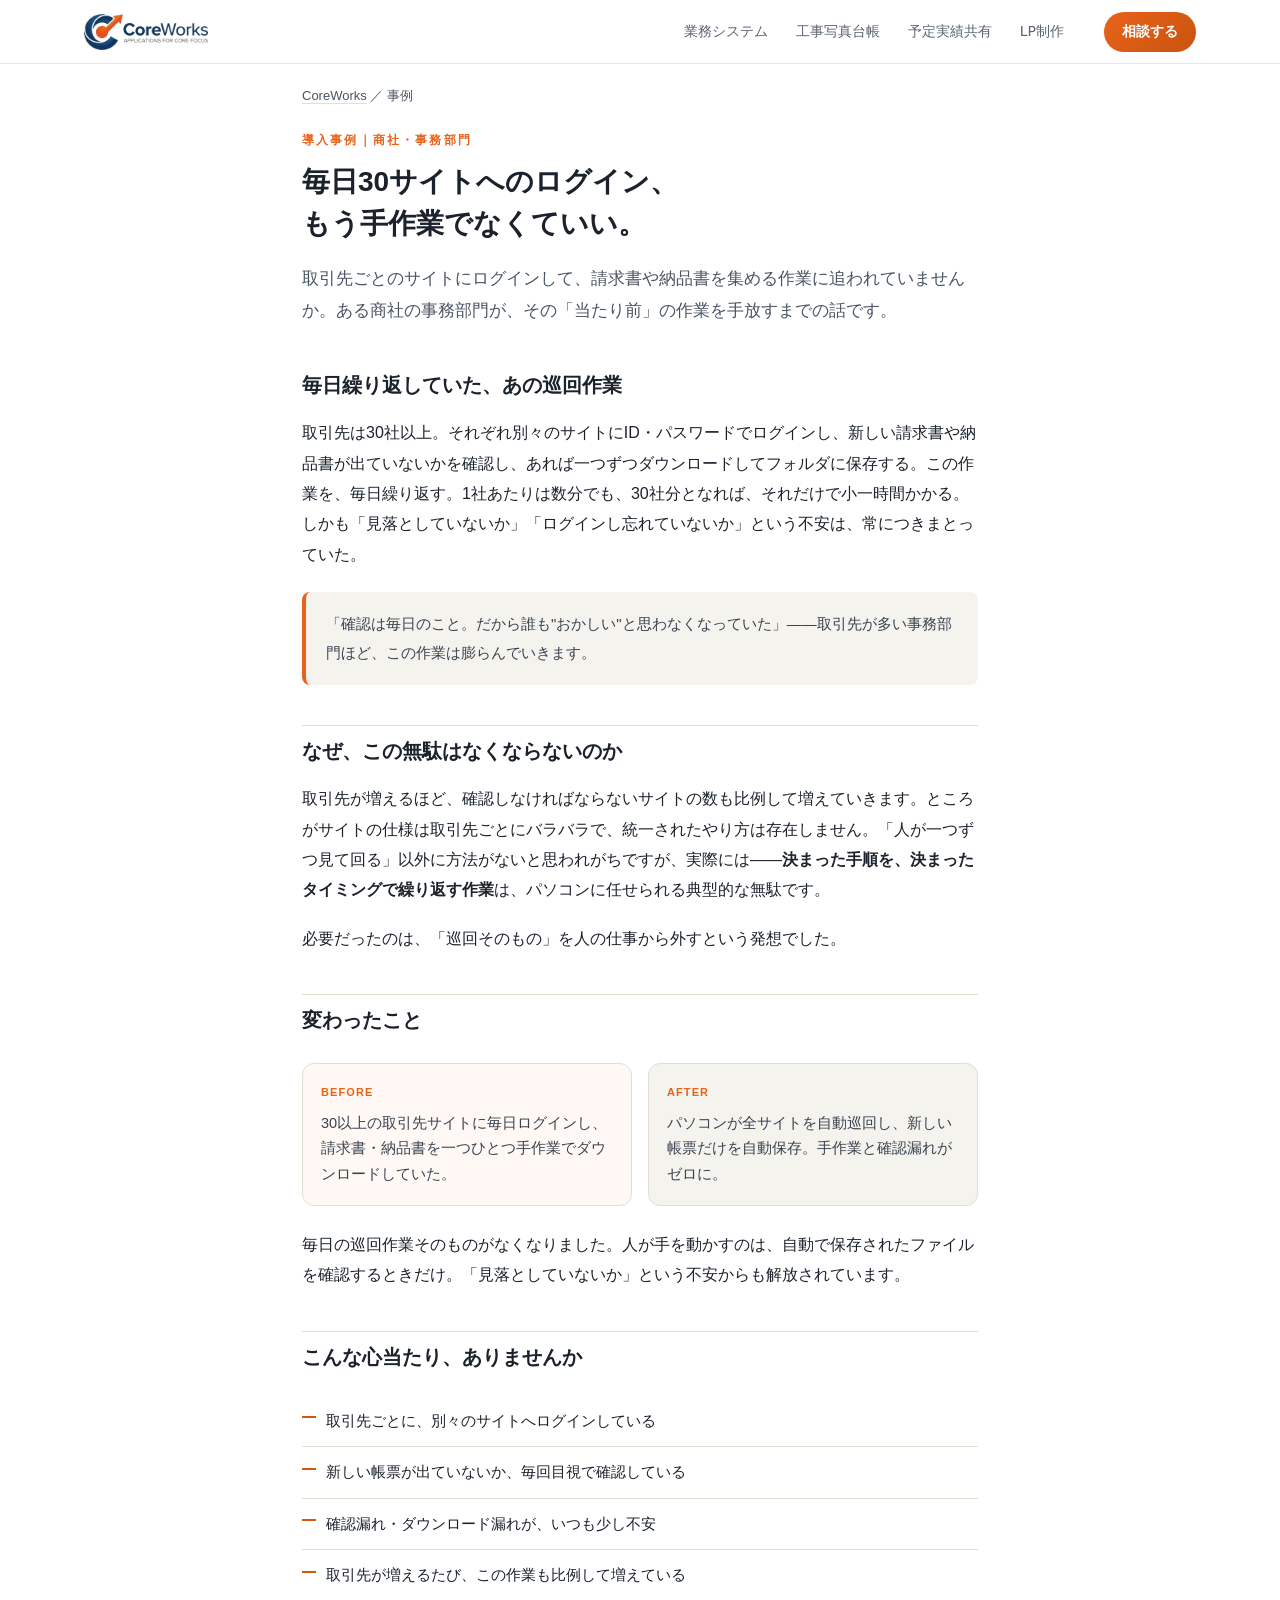
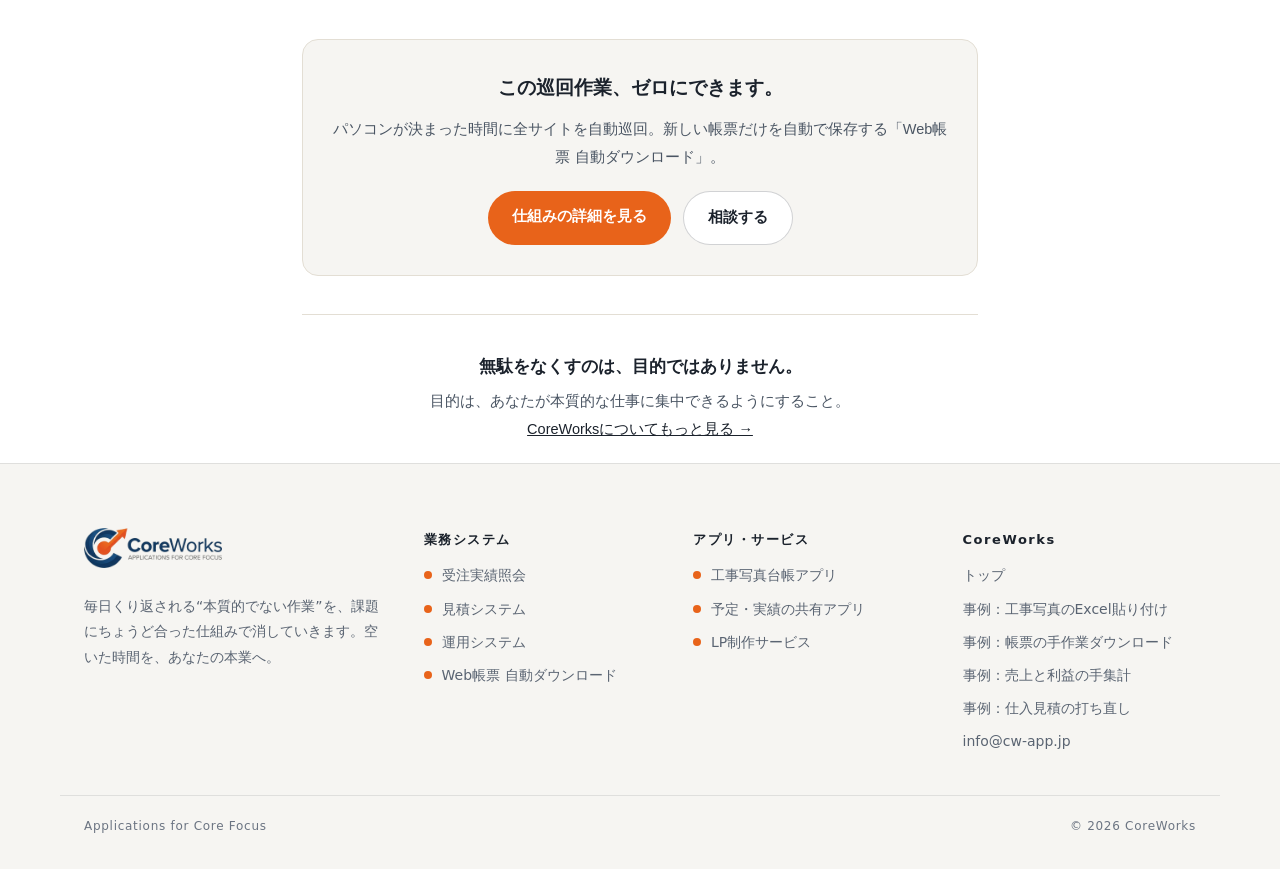
<file: cases/webchohyo-jido-dl.html>
<!DOCTYPE html>
<html lang="ja">
<head>
<meta charset="UTF-8">
<meta name="viewport" content="width=device-width, initial-scale=1.0">
<title>複数サイトへの「毎日ログイン」をなくす方法｜Web帳票自動ダウンロードの実例 - CoreWorks</title>
<meta name="description" content="30以上の取引先サイトに毎日ログインし、請求書・納品書を一つずつ手作業でダウンロードしていませんか。ある商社の事務部門が、その作業を自動化した実例を紹介します。">
<meta property="og:title" content="複数サイトへの「毎日ログイン」をなくす方法｜CoreWorks">
<meta property="og:description" content="取引先サイトを毎日巡回してダウンロードする作業をなくした実例。">
<meta property="og:type" content="article">
<meta name="theme-color" content="#ffffff">
<link rel="canonical" href="https://cw-app.jp/cases/webchohyo-jido-dl.html">
<link rel="stylesheet" href="/assets/css/site.css">
<style>
  :root{
    --navy:#1b222c; --navy-deep:#0a0c0f; --orange:#E8631A; --orange-soft:#fbeee4;
    --ink:#1b222c; --muted:#4a5563; --line:#e3ded4; --soft:#f5f3ee; --softer:#faf8f4;
    --shadow-sm:0 8px 24px -12px rgba(10,12,15,.22);
  }
  *{box-sizing:border-box; margin:0; padding:0;}
  html{scroll-behavior:smooth;}
  body{font-family:-apple-system,BlinkMacSystemFont,"Hiragino Kaku Gothic ProN","Yu Gothic UI","Meiryo",sans-serif; color:var(--ink); line-height:1.9; background:#fff; font-size:16px; -webkit-font-smoothing:antialiased;}
  .wrap{max-width:720px; margin:0 auto; padding:0 22px;}
  a{color:var(--navy);}

  header.site{padding:4px 0; border-bottom:1px solid var(--line); position:sticky; top:0; background:rgba(255,255,255,.94); backdrop-filter:blur(10px); z-index:30;}
  header.site .wrap{max-width:960px; display:flex; align-items:center; justify-content:space-between;}
  header.site img{height:40px; width:auto;}
  header.site a.cta{font-size:13px; font-weight:700; color:#fff; background:var(--orange); padding:9px 17px; border-radius:999px; text-decoration:none;}

  .crumb{font-size:13px; color:var(--muted); padding:20px 0 0;}
  .crumb a{color:var(--muted); text-decoration:none; border-bottom:1px solid var(--line);}
  .crumb a:hover{color:var(--orange); border-color:var(--orange);}

  article{padding:20px 0 10px;}
  .eyebrow{font-size:12px; letter-spacing:.18em; color:var(--orange); font-weight:800; text-transform:uppercase;}
  h1{font-size:28px; line-height:1.5; color:var(--navy); font-weight:800; margin:10px 0 18px; text-wrap:balance;}
  p.lead{font-size:16.5px; color:#4a5563; margin-bottom:30px;}

  h2{font-size:20px; color:var(--navy); font-weight:800; margin:40px 0 14px; padding-top:6px; border-top:1px solid var(--line);}
  h2:first-of-type{border-top:none; padding-top:0;}
  p{margin-bottom:18px; color:var(--ink);}
  strong{color:var(--navy);}

  .quote{background:var(--soft); border-left:4px solid var(--orange); border-radius:8px; padding:18px 20px; margin:22px 0; font-size:15px; color:#3a4350;}

  .ba{display:grid; grid-template-columns:1fr 1fr; gap:16px; margin:24px 0;}
  .ba .col{border-radius:12px; padding:18px; border:1px solid var(--line);}
  .ba .b{background:#fff8f4;}
  .ba .a{background:#f5f3ee;}
  .ba .ll{font-size:11px; font-weight:800; letter-spacing:.1em; text-transform:uppercase; margin-bottom:8px;}
  .ba .b .ll{color:var(--orange);}
  .ba .a .ll{color:#E8631A;}
  .ba .txt{font-size:14.5px; color:#3a4350; line-height:1.75;}

  ul.checks{list-style:none; margin:20px 0;}
  ul.checks li{display:flex; align-items:flex-start; gap:10px; padding:11px 0; border-bottom:1px solid var(--line); font-size:15px;}
  ul.checks li:last-child{border-bottom:none;}
  ul.checks li svg{flex:none; margin-top:3px; color:var(--orange);}

  .cta-box{background:var(--navy); color:#fff; border-radius:16px; padding:30px 26px; margin:38px 0; text-align:center;}
  .cta-box h3{font-size:19px; margin-bottom:10px; font-weight:800;}
  .cta-box p{color:#c9ccd1; font-size:14.5px; margin-bottom:20px;}
  .cta-box .btns{display:flex; gap:12px; justify-content:center; flex-wrap:wrap;}
  .btn{display:inline-block; text-decoration:none; font-weight:700; font-size:14.5px; padding:12px 24px; border-radius:999px;}
  .btn.primary{background:var(--orange); color:#fff;}
  .btn.ghost{background:rgba(255,255,255,.08); color:#fff; border:1.5px solid rgba(255,255,255,.35);}

  .principle{text-align:center; padding:36px 0 10px; color:var(--muted); font-size:14.5px; border-top:1px solid var(--line); margin-top:20px;}
  .principle strong{color:var(--navy); display:block; font-size:16.5px; margin-bottom:6px;}

  footer.site{padding:30px 0; border-top:1px solid var(--line); text-align:center; color:var(--muted); font-size:12.5px; margin-top:20px;}
  footer.site a{color:var(--muted);}

  @media(max-width:600px){
    .ba{grid-template-columns:1fr;}
    h1{font-size:23px;}
  }

/* 白基調（2026-09-26） */
.cta-box{background:#f6f5f2;color:var(--ink);border:1px solid var(--line);}
.cta-box p{color:var(--muted);}
.btn.ghost{background:#fff;color:var(--ink);border:1.5px solid rgba(27,34,44,.2);}

/* チェックアイコンは使わず短い線で（2026-09-26） */
ul.checks li svg{display:none;}
ul.checks li{position:relative;padding-left:24px;}
ul.checks li::before{content:"";position:absolute;left:0;top:1.35em;width:14px;height:2px;background:#D4570F;}
</style>
</head>
<body>

<!--#header-->
<header class="cw-header">
  <div class="cw-header__in">
    <a class="cw-logo" href="/"><img src="/assets/logo-sm.png" alt="CoreWorks" width="124" height="36"></a>
    <nav class="cw-nav" aria-label="メインメニュー">
      <a href="/#works">業務システム</a>
      <a href="/koji/">工事写真台帳</a>
      <a href="/schedule/">予定実績共有</a>
      <a href="/lp-service/">LP制作</a>
    </nav>
    <a class="cw-btn cw-btn--sm" href="mailto:info@cw-app.jp?subject=CoreWorksへの相談">相談する</a>
    <details class="cw-menu">
      <summary aria-label="メニューを開く"><span></span></summary>
      <nav class="cw-menu__panel" aria-label="メニュー">
        <a href="/">トップ</a>
        <a href="/juchu/">受注実績照会</a>
        <a href="/mitsumori/">見積システム</a>
        <a href="/unyo/">運用システム</a>
        <a href="/webchohyo/">Web帳票 自動ダウンロード</a>
        <a href="/koji/">工事写真台帳アプリ</a>
        <a href="/schedule/">予定・実績の共有アプリ</a>
        <a href="/lp-service/">LP制作サービス</a>
        <a class="cw-btn" href="mailto:info@cw-app.jp?subject=CoreWorksへの相談">相談する</a>
      </nav>
    </details>
  </div>
</header>
<!--/header-->

<div class="wrap">
  <div class="crumb"><a href="../index.html">CoreWorks</a> ／ 事例</div>

  <article>
    <div class="eyebrow">導入事例｜商社・事務部門</div>
    <h1>毎日30サイトへのログイン、もう手作業でなくていい。</h1>
    <p class="lead">取引先ごとのサイトにログインして、請求書や納品書を集める作業に追われていませんか。ある商社の事務部門が、その「当たり前」の作業を手放すまでの話です。</p>

    <h2>毎日繰り返していた、あの巡回作業</h2>
    <p>取引先は30社以上。それぞれ別々のサイトにID・パスワードでログインし、新しい請求書や納品書が出ていないかを確認し、あれば一つずつダウンロードしてフォルダに保存する。この作業を、毎日繰り返す。1社あたりは数分でも、30社分となれば、それだけで小一時間かかる。しかも「見落としていないか」「ログインし忘れていないか」という不安は、常につきまとっていた。</p>
    <div class="quote">「確認は毎日のこと。だから誰も"おかしい"と思わなくなっていた」——取引先が多い事務部門ほど、この作業は膨らんでいきます。</div>

    <h2>なぜ、この無駄はなくならないのか</h2>
    <p>取引先が増えるほど、確認しなければならないサイトの数も比例して増えていきます。ところがサイトの仕様は取引先ごとにバラバラで、統一されたやり方は存在しません。「人が一つずつ見て回る」以外に方法がないと思われがちですが、実際には——<strong>決まった手順を、決まったタイミングで繰り返す作業</strong>は、パソコンに任せられる典型的な無駄です。</p>
    <p>必要だったのは、「巡回そのもの」を人の仕事から外すという発想でした。</p>

    <h2>変わったこと</h2>
    <div class="ba">
      <div class="col b">
        <div class="ll">Before</div>
        <div class="txt">30以上の取引先サイトに毎日ログインし、請求書・納品書を一つひとつ手作業でダウンロードしていた。</div>
      </div>
      <div class="col a">
        <div class="ll">After</div>
        <div class="txt">パソコンが全サイトを自動巡回し、新しい帳票だけを自動保存。手作業と確認漏れがゼロに。</div>
      </div>
    </div>
    <p>毎日の巡回作業そのものがなくなりました。人が手を動かすのは、自動で保存されたファイルを確認するときだけ。「見落としていないか」という不安からも解放されています。</p>

    <h2>こんな心当たり、ありませんか</h2>
    <ul class="checks">
      <li><svg width="18" height="18" viewBox="0 0 24 24" fill="none"><path d="M5 12l5 5L20 6" stroke="currentColor" stroke-width="2.4" stroke-linecap="round" stroke-linejoin="round"/></svg>取引先ごとに、別々のサイトへログインしている</li>
      <li><svg width="18" height="18" viewBox="0 0 24 24" fill="none"><path d="M5 12l5 5L20 6" stroke="currentColor" stroke-width="2.4" stroke-linecap="round" stroke-linejoin="round"/></svg>新しい帳票が出ていないか、毎回目視で確認している</li>
      <li><svg width="18" height="18" viewBox="0 0 24 24" fill="none"><path d="M5 12l5 5L20 6" stroke="currentColor" stroke-width="2.4" stroke-linecap="round" stroke-linejoin="round"/></svg>確認漏れ・ダウンロード漏れが、いつも少し不安</li>
      <li><svg width="18" height="18" viewBox="0 0 24 24" fill="none"><path d="M5 12l5 5L20 6" stroke="currentColor" stroke-width="2.4" stroke-linecap="round" stroke-linejoin="round"/></svg>取引先が増えるたび、この作業も比例して増えている</li>
    </ul>

    <div class="cta-box">
      <h3>この巡回作業、ゼロにできます。</h3>
      <p>パソコンが決まった時間に全サイトを自動巡回。新しい帳票だけを自動で保存する「Web帳票 自動ダウンロード」。</p>
      <div class="btns">
        <a class="btn primary" href="/webchohyo/">仕組みの詳細を見る</a>
        <a class="btn ghost" href="mailto:info@cw-app.jp?subject=Web帳票自動ダウンロードの相談">相談する</a>
      </div>
    </div>

    <div class="principle">
      <strong>無駄をなくすのは、目的ではありません。</strong>
      目的は、あなたが本質的な仕事に集中できるようにすること。<br>
      <a href="../index.html">CoreWorksについてもっと見る →</a>
    </div>
  </article>
</div>

<!--#footer-->
<footer class="cw-footer">
  <div class="cw-footer__in">
    <div class="cw-footer__brand">
      <a href="/"><img src="/assets/logo-sm.png" alt="CoreWorks" width="138" height="40" loading="lazy"></a>
      <p>毎日くり返される“本質的でない作業”を、課題にちょうど合った仕組みで消していきます。空いた時間を、あなたの本業へ。</p>
    </div>
    <div>
      <h3>業務システム</h3>
      <ul>
        <li><a href="/juchu/"><span class="cw-footer__dot" style="background:var(--cw-accent)"></span>受注実績照会</a></li>
        <li><a href="/mitsumori/"><span class="cw-footer__dot" style="background:var(--cw-accent)"></span>見積システム</a></li>
        <li><a href="/unyo/"><span class="cw-footer__dot" style="background:var(--cw-accent)"></span>運用システム</a></li>
        <li><a href="/webchohyo/"><span class="cw-footer__dot" style="background:var(--cw-accent)"></span>Web帳票 自動ダウンロード</a></li>
      </ul>
    </div>
    <div>
      <h3>アプリ・サービス</h3>
      <ul>
        <li><a href="/koji/"><span class="cw-footer__dot" style="background:var(--cw-accent)"></span>工事写真台帳アプリ</a></li>
        <li><a href="/schedule/"><span class="cw-footer__dot" style="background:var(--cw-accent)"></span>予定・実績の共有アプリ</a></li>
        <li><a href="/lp-service/"><span class="cw-footer__dot" style="background:var(--cw-accent)"></span>LP制作サービス</a></li>
      </ul>
    </div>
    <div>
      <h3>CoreWorks</h3>
      <ul>
        <li><a href="/">トップ</a></li>
        <li><a href="/cases/koji-shashin-daicho.html">事例：工事写真のExcel貼り付け</a></li>
        <li><a href="/cases/webchohyo-jido-dl.html" aria-current="page">事例：帳票の手作業ダウンロード</a></li>
        <li><a href="/cases/juchu-uriage-shukei.html">事例：売上と利益の手集計</a></li>
        <li><a href="/cases/mitsumori-sakusei.html">事例：仕入見積の打ち直し</a></li>
        <li><a href="mailto:info@cw-app.jp?subject=CoreWorksへの相談">info@cw-app.jp</a></li>
      </ul>
    </div>
  </div>
  <div class="cw-footer__bottom">
    <span>Applications for Core Focus</span>
    <span>© 2026 CoreWorks</span>
  </div>
</footer>
<!--/footer-->

</body>
</html>
</file>
<file: assets/css/site.css>
/* ==========================================================
   CoreWorks 共通スタイル（cw-app.jp 全ページ共通）
   - 白基調（2026-09-26 黒基調から変更）。.cw-paper は薄い紙色の面
   - 製品ごとのアクセント色は --c-* を使う
   - 既存ページと衝突しないよう、クラスはすべて cw- 接頭辞
   ========================================================== */
:root {
  --cw-bg: #ffffff;
  --cw-bg2: #f6f5f2;
  --cw-bg3: #eeebe5;
  --cw-line: rgba(27, 34, 44, .10);
  --cw-text: #1b222c;
  --cw-muted: #5a6472;
  --cw-dim: #6b7482;

  --cw-paper: #f5f3ee;
  --cw-paper2: #ffffff;
  --cw-ink: #1b222c;
  --cw-ink2: #4a5563;
  --cw-rule: #e3ded4;

  --cw-accent: #E8631A;
  --cw-accent2: #FF8A3D;
  --cw-accent-ink: #D4570F; /* 白地の上の文字用（濃いめ） */

  --c-koji: var(--cw-accent);
  --c-schedule: var(--cw-accent);
  --c-webchohyo: var(--cw-accent);
  --c-lp: var(--cw-accent);
  --c-juchu: var(--cw-accent);
  --c-mitsumori: var(--cw-accent);
  --c-unyo: var(--cw-accent);

  --cw-radius: 18px;
  --cw-max: 1160px;
  --cw-header-h: 64px;
  --cw-font: "Noto Sans JP", system-ui, -apple-system, "Hiragino Sans", "Yu Gothic UI", Meiryo, sans-serif;
}

/* ---------- ダーク基調のページ（body に .cw-dark） ---------- */
.cw-dark {
  margin: 0;
  background: var(--cw-bg);
  color: var(--cw-text);
  font-family: var(--cw-font);
  line-height: 1.8;
  -webkit-font-smoothing: antialiased;
  -webkit-text-size-adjust: 100%;
  overflow-x: hidden;
}
.cw-dark *, .cw-dark *::before, .cw-dark *::after { box-sizing: border-box; }
.cw-dark img { max-width: 100%; display: block; }
.cw-dark a { color: inherit; }
html { scroll-behavior: smooth; scroll-padding-top: calc(var(--cw-header-h) + 8px); }
@media (prefers-reduced-motion: reduce) { html { scroll-behavior: auto; } }

.cw-wrap { width: 100%; max-width: var(--cw-max); margin: 0 auto; padding: 0 24px; }
@media (max-width: 600px) { .cw-wrap { padding: 0 16px; } }

.cw-sec { padding: 112px 0; position: relative; }
@media (max-width: 600px) { .cw-sec { padding: 72px 0; } }

.cw-eyebrow {
  display: inline-flex; align-items: center; gap: 10px;
  font-size: 13px; font-weight: 700; letter-spacing: .14em;
  color: var(--cw-accent-ink);
}
.cw-eyebrow::before { content: ""; width: 28px; height: 2px; background: currentColor; }
.cw-h2 {
  margin: 14px 0 0; font-weight: 900; line-height: 1.35; letter-spacing: .01em;
  font-size: clamp(28px, 4.2vw, 46px);
}
.cw-lead { margin: 18px 0 0; color: var(--cw-muted); font-size: 16px; max-width: 40em; }

/* 読む面（明るいパネル） */
.cw-paper { background: var(--cw-paper); color: var(--cw-ink); }
.cw-paper .cw-lead { color: var(--cw-ink2); }
.cw-paper .cw-eyebrow { color: var(--cw-accent-ink); }

/* ---------- ボタン ---------- */
.cw-btn {
  display: inline-flex; align-items: center; justify-content: center; gap: 10px;
  min-height: 52px; padding: 0 28px; border-radius: 999px;
  background: linear-gradient(135deg, var(--cw-accent), #C9530F);
  color: #fff !important; font-weight: 700; font-size: 16px; text-decoration: none;
  box-shadow: 0 10px 30px -10px rgba(232, 99, 26, .7);
  transition: transform .2s, box-shadow .2s;
}
.cw-btn:hover { transform: translateY(-2px); box-shadow: 0 16px 36px -12px rgba(232, 99, 26, .85); }
.cw-btn svg { width: 18px; height: 18px; flex: none; }
.cw-btn--ghost {
  background: transparent; color: var(--cw-text) !important; box-shadow: inset 0 0 0 1.5px rgba(27, 34, 44, .25);
}
.cw-btn--ghost:hover { box-shadow: inset 0 0 0 1.5px var(--cw-text); }
.cw-btn--sm { min-height: 40px; padding: 0 18px; font-size: 14px; box-shadow: none; }

/* ---------- ヘッダー ---------- */
.cw-header {
  position: sticky; top: 0; z-index: 50;
  height: var(--cw-header-h);
  background: rgba(255, 255, 255, .9);
  -webkit-backdrop-filter: saturate(160%) blur(14px);
  backdrop-filter: saturate(160%) blur(14px);
  border-bottom: 1px solid var(--cw-line);
  font-family: var(--cw-font);
  color: var(--cw-text);
}
.cw-header__in {
  max-width: var(--cw-max); height: 100%; margin: 0 auto; padding: 0 24px;
  display: flex; align-items: center; gap: 28px;
}
.cw-logo { display: block; flex: none; line-height: 0; }
.cw-logo img { height: 36px; width: auto; }
.cw-nav { display: flex; gap: 4px; margin-left: auto; }
.cw-nav a {
  position: relative; padding: 8px 12px; border-radius: 8px;
  color: var(--cw-muted); font-size: 14px; font-weight: 500; text-decoration: none; white-space: nowrap;
  transition: color .2s, background .2s;
}
.cw-nav a:hover { color: var(--cw-text); background: rgba(27, 34, 44, .05); }
.cw-nav a[aria-current="page"] { color: var(--cw-text); }
.cw-nav a[aria-current="page"]::after {
  content: ""; position: absolute; left: 12px; right: 12px; bottom: 2px; height: 2px;
  background: var(--cw-accent); border-radius: 2px;
}
.cw-header .cw-btn--sm { flex: none; }

.cw-menu { display: none; position: relative; }
.cw-menu > summary {
  list-style: none; cursor: pointer; width: 44px; height: 44px; border-radius: 10px;
  display: grid; place-items: center;
}
.cw-menu > summary::-webkit-details-marker { display: none; }
.cw-menu > summary span,
.cw-menu > summary span::before,
.cw-menu > summary span::after {
  display: block; width: 20px; height: 2px; background: var(--cw-text); border-radius: 2px;
  transition: transform .25s, opacity .25s;
}
.cw-menu > summary span { position: relative; }
.cw-menu > summary span::before, .cw-menu > summary span::after { content: ""; position: absolute; left: 0; }
.cw-menu > summary span::before { top: -6px; }
.cw-menu > summary span::after { top: 6px; }
.cw-menu[open] > summary span { background: transparent; }
.cw-menu[open] > summary span::before { transform: translateY(6px) rotate(45deg); }
.cw-menu[open] > summary span::after { transform: translateY(-6px) rotate(-45deg); }
.cw-menu__panel {
  position: fixed; left: 0; right: 0; top: var(--cw-header-h);
  background: rgba(255, 255, 255, .98); border-bottom: 1px solid var(--cw-line); box-shadow: 0 20px 40px -20px rgba(27, 34, 44, .25);
  padding: 8px 16px 20px;
}
.cw-menu__panel a {
  display: flex; justify-content: space-between; align-items: center;
  padding: 16px 4px; border-bottom: 1px solid var(--cw-line);
  color: var(--cw-text); text-decoration: none; font-weight: 500;
}
.cw-menu__panel a::after { content: "→"; color: var(--cw-dim); }
.cw-menu__panel a[aria-current="page"] { color: var(--cw-accent-ink); }
.cw-menu__panel .cw-btn { margin-top: 18px; width: 100%; border-bottom: 0; justify-content: center; }
.cw-menu__panel .cw-btn::after { content: none; }

@media (max-width: 960px) {
  .cw-nav { display: none; }
  .cw-header .cw-btn--sm { margin-left: auto; }
  .cw-menu { display: block; }
}
@media (max-width: 600px) {
  .cw-header__in { padding: 0 8px 0 16px; gap: 8px; }
  .cw-logo img { height: 30px; }
}

/* ---------- フッター ---------- */
.cw-footer {
  background: var(--cw-bg2); color: var(--cw-muted);
  border-top: 1px solid var(--cw-line);
  font-family: var(--cw-font); font-size: 14px; line-height: 1.8;
}
.cw-footer a { color: var(--cw-muted); text-decoration: none; }
.cw-footer a:hover { color: var(--cw-accent); }
.cw-footer__in {
  max-width: var(--cw-max); margin: 0 auto; padding: 64px 24px 40px;
  display: grid; grid-template-columns: 1.3fr 1fr 1fr 1fr; gap: 36px;
}
.cw-footer__brand img { height: 40px; width: auto; }
.cw-footer__brand p { margin: 18px 0 0; max-width: 24em; }
.cw-footer h3 {
  margin: 0 0 12px; color: var(--cw-text); font-size: 13px; letter-spacing: .12em; font-weight: 700;
}
.cw-footer ul { list-style: none; margin: 0; padding: 0; display: grid; gap: 8px; }
.cw-footer__dot { display: inline-block; width: 8px; height: 8px; border-radius: 50%; margin-right: 10px; vertical-align: 1px; }
.cw-footer__bottom {
  max-width: var(--cw-max); margin: 0 auto; padding: 20px 24px 32px;
  border-top: 1px solid var(--cw-line);
  display: flex; justify-content: space-between; gap: 16px; flex-wrap: wrap;
  font-size: 12px; color: var(--cw-dim); letter-spacing: .06em;
}
@media (max-width: 760px) {
  .cw-footer__in { grid-template-columns: 1fr 1fr; padding: 48px 16px 32px; gap: 32px; }
  .cw-footer__brand { grid-column: 1 / -1; }
  .cw-footer__bottom { padding: 20px 16px 28px; }
}

/* ---------- スクロール表示（JS有効時のみ隠す） ---------- */
.js .cw-reveal { opacity: 0; transform: translateY(22px); transition: opacity .8s ease, transform .8s ease; }
.js .cw-reveal.is-in { opacity: 1; transform: none; }
@media (prefers-reduced-motion: reduce) {
  .js .cw-reveal { opacity: 1; transform: none; transition: none; }
}

/* 明るい記事ページ（事例など）に載せたときの上書き防止 */
.cw-footer p { color: var(--cw-muted); }
.cw-header *, .cw-footer * { box-sizing: border-box; }

/* ---------- 各LPの「こんな無駄が、消えました。」（2026-09-26） ---------- */
.cw-case-sec { background: var(--cw-paper); color: var(--cw-ink); padding: 96px 0; font-family: var(--cw-font); line-height: 1.8; }
.cw-case-sec * { box-sizing: border-box; }
.cw-case-sec .cw-h2 { color: var(--cw-ink); }
.cw-case {
  margin-top: 36px; padding: 32px; border-radius: 20px; background: #fff;
  border: 1px solid var(--cw-rule); box-shadow: 0 24px 48px -40px rgba(27,34,44,.45);
}
.cw-case__who { font-size: 13px; font-weight: 700; letter-spacing: .06em; color: var(--cw-ink2); }
.cw-case__ba { margin-top: 18px; display: grid; grid-template-columns: 1fr 36px 1fr; gap: 12px; align-items: stretch; }
.cw-case__ba > div:not(.cw-case__arrow) { padding: 20px 22px; border-radius: 14px; font-size: 15px; line-height: 1.85; }
.cw-case__b { background: #f1eee8; color: var(--cw-ink2); }
.cw-case__a { background: #fbeee4; color: var(--cw-ink); }
.cw-case__ba small { display: block; margin-bottom: 6px; font-size: 11px; font-weight: 700; letter-spacing: .16em; }
.cw-case__b small { color: #6b6558; }
.cw-case__a small { color: var(--cw-accent-ink); }
.cw-case__arrow { display: grid; place-items: center; color: var(--cw-accent); font-size: 22px; font-weight: 700; }
.cw-case__link { display: inline-block; margin-top: 20px; font-weight: 700; color: var(--cw-accent-ink); text-decoration: none; }
.cw-case__link:hover { text-decoration: underline; }
.cw-case__note { margin: 16px 0 0; font-size: 12.5px; color: var(--cw-dim); }
@media (max-width: 760px) {
  .cw-case-sec { padding: 64px 0; }
  .cw-case { padding: 22px 18px; }
  .cw-case__ba { grid-template-columns: 1fr; }
  .cw-case__arrow { transform: rotate(90deg); height: 24px; }
}
</file>
<file: assets/css/works.css>
/* ==========================================================
   制作実績ページ共通（/juchu/ /mitsumori/ /unyo/）
   site.css の上に重ねる。アクセント色は body の --c で指定
   ========================================================== */
.wk { --c: var(--cw-accent); }

/* ヒーロー */
.wk-hero {
  position: relative; overflow: hidden; isolation: isolate;
  padding: 72px 0 96px;
  background:
    radial-gradient(900px 520px at 90% -10%, color-mix(in srgb, var(--c) 14%, transparent), transparent 62%),
    radial-gradient(600px 400px at -10% 110%, color-mix(in srgb, var(--c) 12%, transparent), transparent 60%),
    var(--cw-bg);
}
.wk-hero__in { display: grid; grid-template-columns: 1fr 1.15fr; gap: 56px; align-items: center; }
.wk-back { display: inline-block; font-size: 13px; color: var(--cw-muted); text-decoration: none; margin-bottom: 22px; }
.wk-back:hover { color: var(--cw-accent); }
.wk-badge {
  display: inline-flex; align-items: center; gap: 10px;
  padding: 7px 14px; border-radius: 999px; font-size: 13px; font-weight: 700;
  background: color-mix(in srgb, var(--c) 14%, transparent);
  border: 1px solid color-mix(in srgb, var(--c) 45%, transparent); color: var(--cw-text);
}
.wk-badge::before { content: ""; width: 8px; height: 8px; border-radius: 50%; background: var(--c); }
.wk-hero h1 {
  margin: 22px 0 0; font-weight: 900; line-height: 1.3; letter-spacing: .01em;
  font-size: clamp(30px, 4.4vw, 52px);
}
.wk-hero h1 em { font-style: normal; color: var(--c); }
.wk-lead { margin: 22px 0 0; font-size: 16px; line-height: 2; color: var(--cw-ink2); max-width: 32em; }
.wk-tags { list-style: none; margin: 24px 0 0; padding: 0; display: flex; flex-wrap: wrap; gap: 8px; }
.wk-tags li { font-size: 12.5px; font-weight: 700; padding: 5px 12px; border-radius: 999px; background: #fff; border: 1px solid var(--cw-line); color: var(--cw-muted); }

/* 画面写真（ウィンドウ枠つき） */
.wk-shot {
  margin: 0; border-radius: 14px; overflow: hidden; background: #fff;
  border: 1px solid rgba(27,34,44,.12);
  box-shadow: 0 40px 80px -40px rgba(27,34,44,.45);
}
.wk-shot__bar { display: flex; align-items: center; gap: 6px; padding: 10px 14px; background: #eeebe5; border-bottom: 1px solid rgba(27,34,44,.08); }
.wk-shot__bar i { width: 9px; height: 9px; border-radius: 50%; background: #d3cfc7; }
.wk-shot__bar i:first-child { background: var(--c); }
.wk-shot__bar span { margin-left: 10px; font-size: 12px; color: #6b7482; }
.wk-shot img { width: 100%; height: auto; display: block; }
.wk-shot figcaption { padding: 10px 14px; font-size: 12px; color: #6b7482; background: #f3f4f6; }

/* 課題（明るい面） */
.wk-pains { margin-top: 44px; display: grid; grid-template-columns: repeat(3, 1fr); gap: 18px; }
.wk-pain {
  padding: 26px 24px; border-radius: var(--cw-radius); background: var(--cw-paper2);
  border: 1px solid var(--cw-rule); border-top: 4px solid #c9c2b5;
  box-shadow: 0 20px 40px -34px rgba(27,34,44,.45);
}
.wk-pain b { display: block; font-size: 17px; font-weight: 900; line-height: 1.5; color: var(--cw-ink); }
.wk-pain p { margin: 10px 0 0; font-size: 14.5px; line-height: 1.9; color: var(--cw-ink2); }

/* 仕組み（ステップ） */
.wk-flow { margin-top: 52px; display: grid; grid-template-columns: repeat(var(--n, 3), 1fr); gap: 16px; counter-reset: f; }
.wk-step {
  position: relative; padding: 26px 22px 24px; border-radius: var(--cw-radius);
  background: #fff; border: 1px solid var(--cw-line);
}
.wk-step::before {
  counter-increment: f; content: "STEP " counter(f);
  display: block; font-size: 12px; font-weight: 700; letter-spacing: .14em; color: var(--c);
}
.wk-step small { display: block; margin-top: 10px; font-size: 12px; color: var(--cw-dim); font-weight: 700; }
.wk-step h3 { margin: 4px 0 0; font-size: 18px; font-weight: 900; line-height: 1.5; }
.wk-step p { margin: 10px 0 0; font-size: 14px; line-height: 1.85; color: var(--cw-muted); }
.wk-step:not(:last-child)::after {
  content: ""; position: absolute; right: -12px; top: 50%; width: 8px; height: 8px; z-index: 2;
  border-top: 2px solid var(--c); border-right: 2px solid var(--c); transform: translateY(-50%) rotate(45deg);
}

/* できること */
.wk-alt { background: var(--cw-bg2); border-top: 1px solid var(--cw-line); border-bottom: 1px solid var(--cw-line); }
.wk-feats { margin-top: 44px; display: grid; grid-template-columns: repeat(3, 1fr); gap: 16px; }
.wk-feat { padding: 24px 22px; border-radius: var(--cw-radius); background: #fff; border: 1px solid var(--cw-line); }
.wk-feat svg { width: 26px; height: 26px; color: var(--c); }
.wk-feat h3 { margin: 12px 0 0; font-size: 17px; font-weight: 900; }
.wk-feat p { margin: 8px 0 0; font-size: 14px; line-height: 1.85; color: var(--cw-muted); }
.wk-shot--wide { margin-top: 48px; }

/* ポイント（明るい面） */
.wk-point { display: grid; grid-template-columns: 1fr 1fr; gap: 56px; align-items: start; }
.wk-point p { margin: 18px 0 0; font-size: 16px; line-height: 2; color: var(--cw-ink2); }
.wk-roles { display: grid; gap: 14px; }
.wk-role { padding: 22px 22px; border-radius: 16px; background: var(--cw-paper2); border: 1px solid var(--cw-rule); border-left: 4px solid var(--c); }
.wk-role h3 { margin: 0; font-size: 16px; font-weight: 900; color: var(--cw-ink); }
.wk-role ul { margin: 10px 0 0; padding: 0; list-style: none; display: grid; gap: 6px; }
.wk-role li { position: relative; padding-left: 20px; font-size: 14.5px; line-height: 1.75; color: var(--cw-ink2); }
.wk-role li::before { content: ""; position: absolute; left: 2px; top: 8px; width: 9px; height: 5px; border-left: 2px solid var(--cw-ink); border-bottom: 2px solid var(--cw-ink); transform: rotate(-45deg); }

/* 相談 */
.wk-cta { text-align: center; overflow: hidden; isolation: isolate;
  background: radial-gradient(circle at 50% 70%, color-mix(in srgb, var(--c) 12%, transparent), transparent 60%), var(--cw-bg); }
.wk-cta .cw-lead { margin-left: auto; margin-right: auto; }
.wk-cta .cw-btn { margin-top: 34px; min-height: 60px; padding: 0 40px; font-size: 17px; }

/* ほかの実績 */
.wk-more { padding: 0 0 96px; background: var(--cw-bg); }
.wk-more h2 { margin: 0 0 18px; font-size: 15px; color: var(--cw-muted); font-weight: 700; letter-spacing: .08em; }
.wk-more__list { display: grid; grid-template-columns: repeat(3, 1fr); gap: 14px; }
.wk-more a {
  --m: var(--cw-accent);
  display: block; padding: 20px 20px; border-radius: 16px; text-decoration: none;
  background: #fff; border: 1px solid var(--cw-line); border-top: 3px solid var(--m); box-shadow: 0 14px 30px -26px rgba(27,34,44,.4);
  transition: transform .25s, border-color .25s;
}
.wk-more a:hover { transform: translateY(-4px); }
.wk-more a small { display: block; font-size: 12px; color: var(--cw-dim); font-weight: 700; }
.wk-more a b { display: block; margin-top: 4px; font-size: 16px; }

@media (max-width: 960px) {
  .wk-hero__in { grid-template-columns: 1fr; gap: 40px; }
  .wk-flow { grid-template-columns: 1fr 1fr; }
  .wk-step::after { display: none; }
  .wk-feats { grid-template-columns: 1fr 1fr; }
  .wk-point { grid-template-columns: 1fr; gap: 32px; }
}
@media (max-width: 640px) {
  .wk-hero { padding: 40px 0 64px; }
  .wk-pains, .wk-flow, .wk-feats, .wk-more__list { grid-template-columns: 1fr; }
  .wk-cta .cw-btn { width: 100%; }
}

/* ===== 項目はアイコンを使わず、罫線と番号で見せる（2026-09-26） ===== */
.wk-pains,.wk-feats,.wk-flow{column-gap:40px;row-gap:0;}
.wk-pain,.wk-feat,.wk-step{background:none !important;border:0 !important;border-top:1px solid rgba(27,34,44,.16) !important;border-radius:0 !important;box-shadow:none !important;transform:none !important;padding:24px 0 30px !important;}
.wk-feats{counter-reset:ft;}
.wk-feat{counter-increment:ft;}
.wk-feat::before{content:counter(ft,decimal-leading-zero);display:block;font-size:13px;font-weight:700;letter-spacing:.14em;color:#D4570F;line-height:1.2;}
.wk-feat svg{display:none;}
.wk-feat h3{margin-top:12px;}
.wk-step:not(:last-child)::after{display:none;}
</file>
